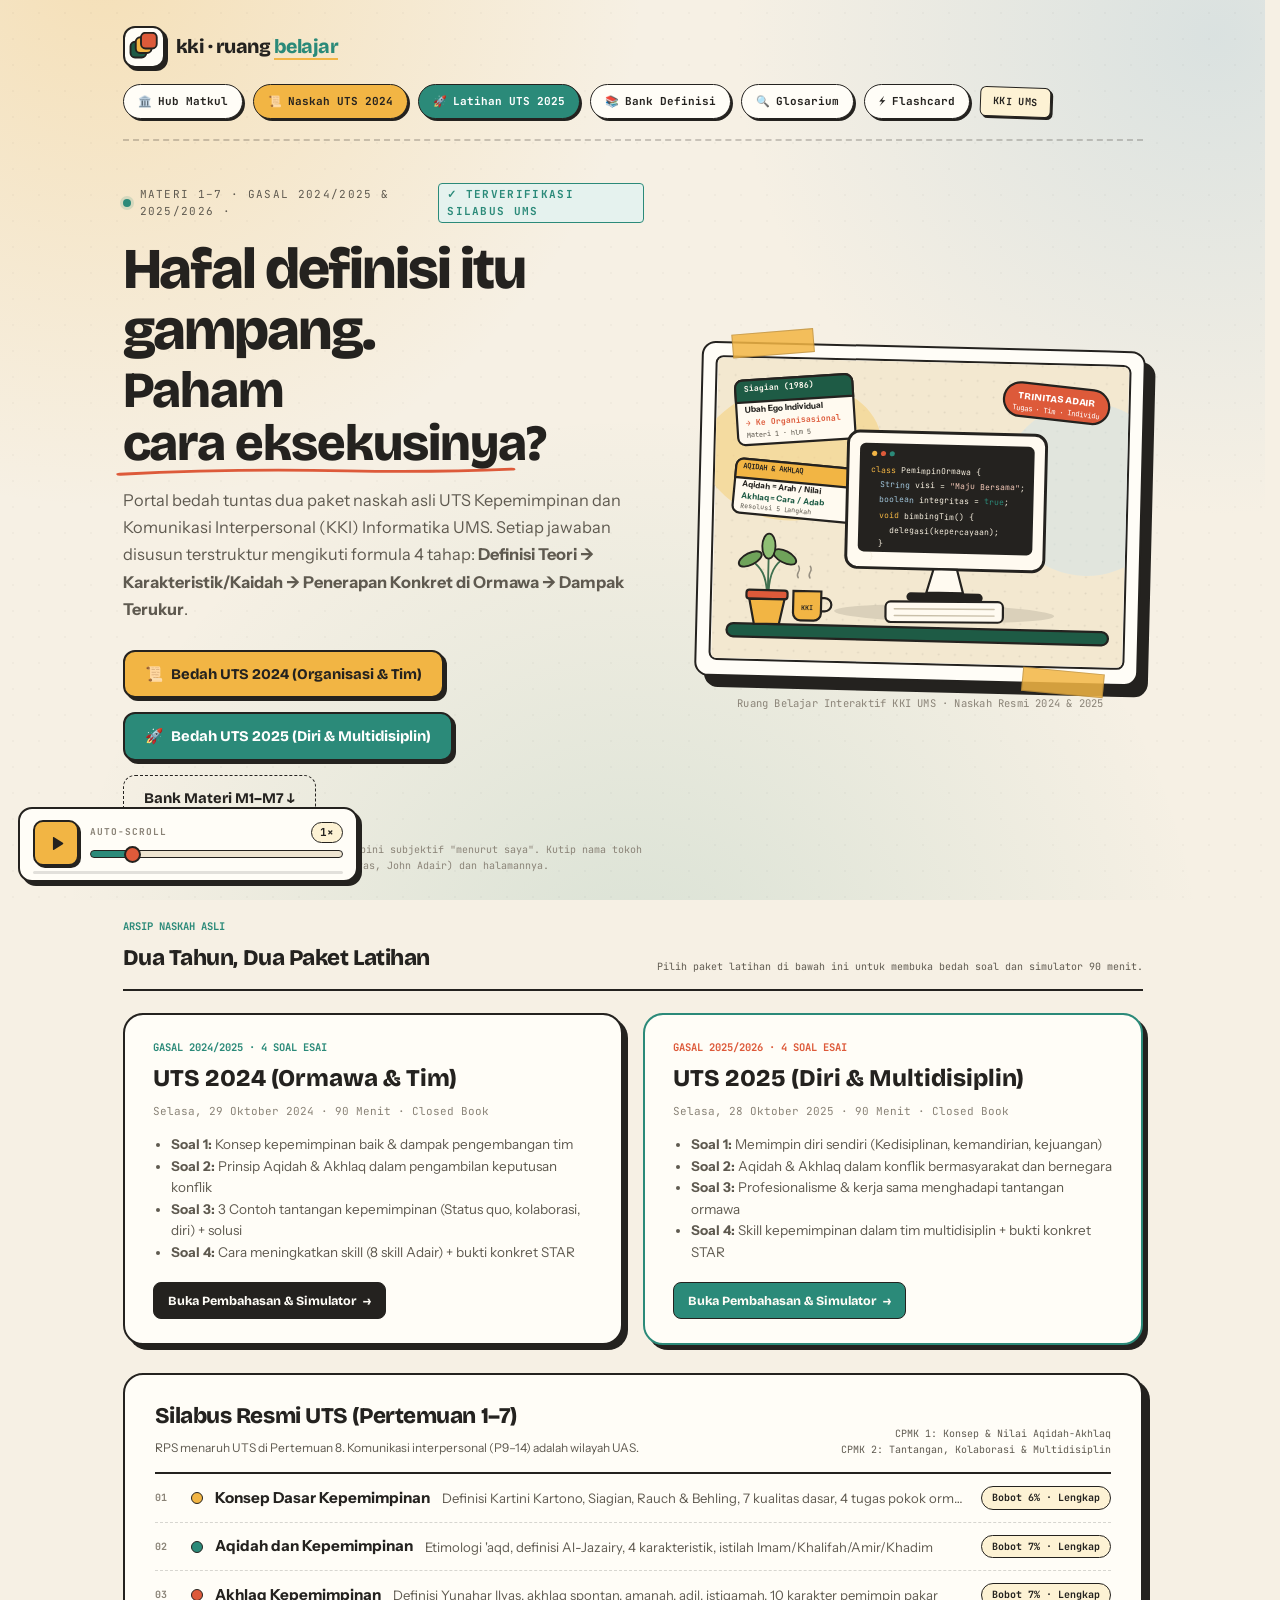
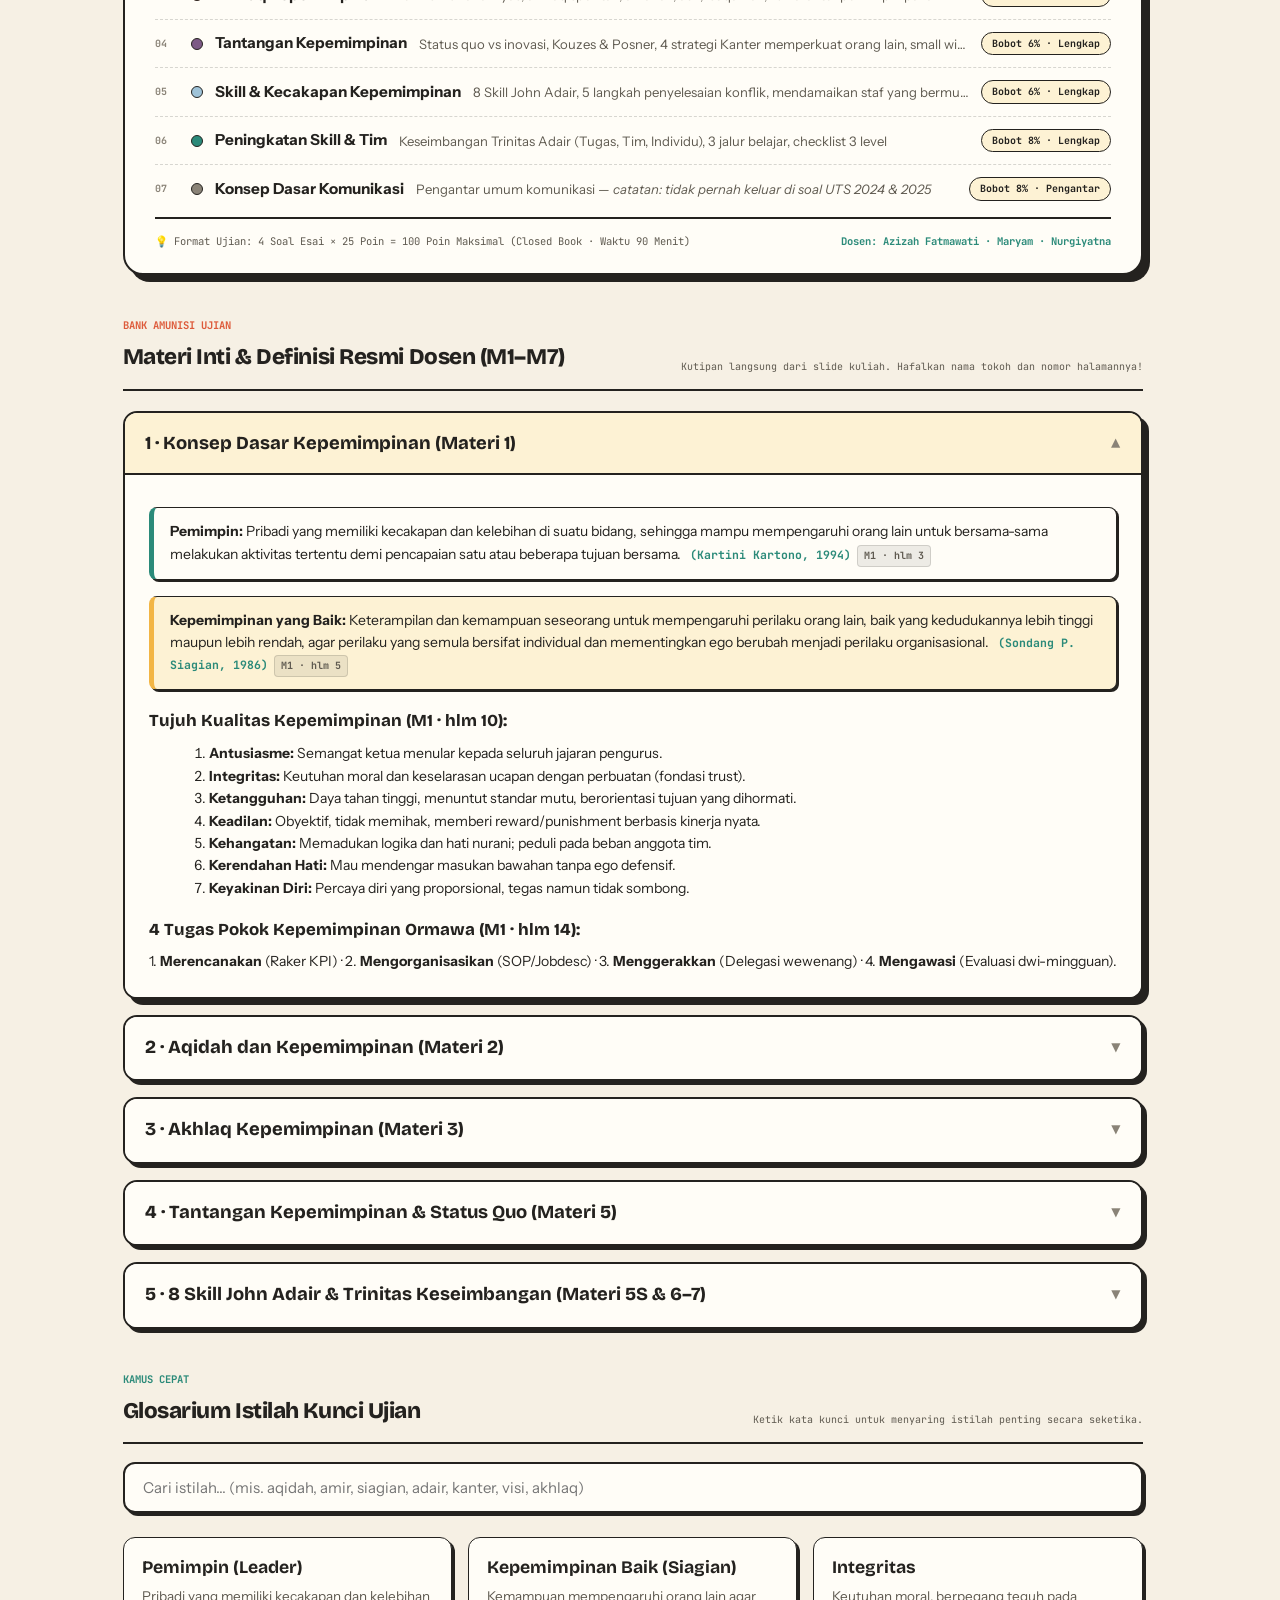
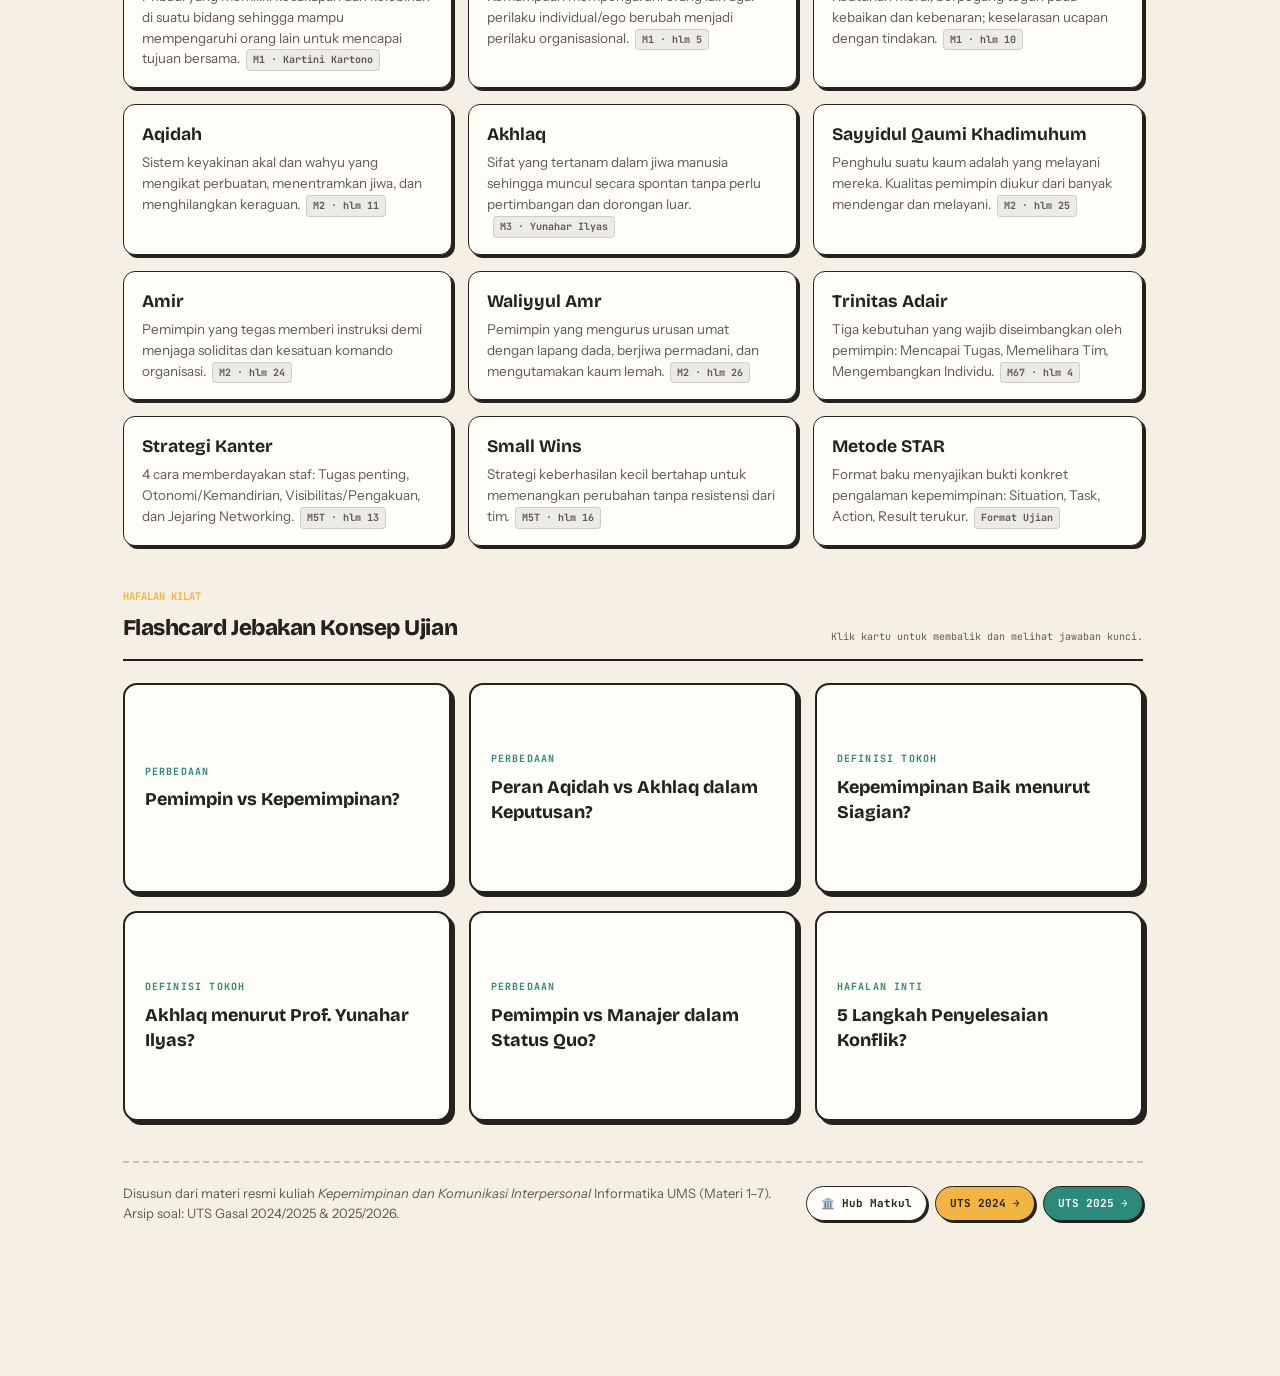
<file: index.html>
<!DOCTYPE html>
<html lang="id">
<head>
<meta charset="utf-8">
<meta name="viewport" content="width=device-width, initial-scale=1">
<title>Ruang Kepemimpinan — Latihan &amp; Bedah UTS KKI UMS</title>
<meta name="description" content="Portal belajar dan bedah tuntas soal UTS Kepemimpinan dan Komunikasi Interpersonal (KKI) Informatika UMS. Dilengkapi naskah asli 2024 &amp; 2025, bank definisi M1–M7, simulator ujian, glosarium, dan flashcard interaktif.">
<meta name="theme-color" content="#2b8a79">
<meta name="author" content="voltakyy">
<meta property="og:title" content="Ruang Kepemimpinan — Latihan &amp; Bedah UTS KKI UMS">
<meta property="og:description" content="Bedah tuntas naskah asli UTS KKI UMS: Konsep Pemimpin, Aqidah &amp; Akhlaq dalam Konflik, Tantangan Status Quo, dan 8 Skill Adair.">
<meta property="og:type" content="website">
<meta property="og:url" content="https://voltakyy.github.io/belajar-uts-kepemimpinan/">
<meta property="og:image" content="https://voltakyy.github.io/belajar-uts-kepemimpinan/favicon.svg">
<meta name="twitter:card" content="summary">
<link rel="canonical" href="https://voltakyy.github.io/belajar-uts-kepemimpinan/">
<link rel="icon" href="favicon.svg" type="image/svg+xml">
<link rel="preconnect" href="https://fonts.googleapis.com">
<link rel="preconnect" href="https://fonts.gstatic.com" crossorigin>
<link href="https://fonts.googleapis.com/css2?family=Bricolage+Grotesque:opsz,wght@12..96,400..800&family=Instrument+Sans:ital,wght@0,400..700;1,400..600&family=JetBrains+Mono:wght@400;500;600;700&display=swap" rel="stylesheet">
<link rel="stylesheet" href="styles.css">
</head>
<body>
<a href="#main-content" class="skip-link">Lewati ke konten utama</a>

<main class="shell" id="main-content">

  <!-- ================= TOP HEADER ================= -->
  <header class="site-head">
    <a class="brand" href="index.html" aria-label="Ruang Kepemimpinan, kembali ke beranda">
      <span class="brand-mark" aria-hidden="true">
        <svg viewBox="0 0 40 40" width="40" height="40">
          <rect x="2" y="13" width="21" height="21" rx="6" fill="#1e5b45" stroke="#24221f" stroke-width="2.5"/>
          <rect x="9" y="7" width="21" height="21" rx="6" fill="#f2b544" stroke="#24221f" stroke-width="2.5"/>
          <rect x="16" y="1" width="21" height="21" rx="6" fill="#dd5a3a" stroke="#24221f" stroke-width="2.5"/>
        </svg>
      </span>
      <span class="brand-text">kki · ruang <em>belajar</em></span>
    </a>

    <div class="head-meta">
      <a href="https://voltakyy.github.io/" class="nav-pill" style="background:var(--card);" title="Kembali ke Portal Hub Matkul UMS">
        <span>🏛️</span> Hub Matkul
      </a>
      <a href="uts-2024.html" class="nav-pill" style="background:var(--mustard);" title="Buka Pembahasan UTS 2024">
        <span>📜</span> Naskah UTS 2024
      </a>
      <a href="uts-2025.html" class="nav-pill" style="background:var(--teal); color:#fff;" title="Buka Pembahasan UTS 2025">
        <span>🚀</span> Latihan UTS 2025
      </a>
      <a href="#materi" class="nav-pill" title="Ke Bank Definisi">
        <span>📚</span> Bank Definisi
      </a>
      <a href="#istilah" class="nav-pill" title="Ke Glosarium Istilah">
        <span>🔍</span> Glosarium
      </a>
      <a href="#flashcard" class="nav-pill" title="Ke Flashcard">
        <span>⚡</span> Flashcard
      </a>
      <span class="stamp-badge">KKI UMS</span>
    </div>
  </header>

  <!-- ================= HERO SECTION ================= -->
  <section class="hero">
    <div class="hero-copy">
      <p class="kicker"><span class="kicker-dot" aria-hidden="true"></span> Materi 1–7 · Gasal 2024/2025 &amp; 2025/2026 · <span style="background:var(--teal-soft); color:var(--teal); padding:2px 8px; border-radius:4px; font-weight:700; border:1px solid var(--teal);">✓ Terverifikasi Silabus UMS</span></p>
      
      <h1>
        <span class="h1-lead">Hafal definisi itu gampang.</span>
        <span class="h1-question">Paham <span class="marked">cara eksekusinya<svg viewBox="0 0 260 16" preserveAspectRatio="none" aria-hidden="true"><path d="M4 11c48-7 98-9 146-6 38 2 72 1 106-3" fill="none" stroke="#dd5a3a" stroke-width="5" stroke-linecap="round"/></svg></span>?</span>
      </h1>
      
      <p class="lede">
        Portal bedah tuntas dua paket naskah asli UTS Kepemimpinan dan Komunikasi Interpersonal (KKI) Informatika UMS. Setiap jawaban disusun terstruktur mengikuti formula 4 tahap: <b>Definisi Teori → Karakteristik/Kaidah → Penerapan Konkret di Ormawa → Dampak Terukur</b>.
      </p>

      <div class="hero-actions">
        <a href="uts-2024.html" class="btn btn-primary">
          <span>📜</span> Bedah UTS 2024 (Organisasi &amp; Tim)
        </a>
        <a href="uts-2025.html" class="btn btn-teal">
          <span>🚀</span> Bedah UTS 2025 (Diri &amp; Multidisiplin)
        </a>
        <a href="#materi" class="btn btn-ghost" style="border:1.5px dashed var(--ink);">
          Bank Materi M1–M7 ↓
        </a>
      </div>

      <div class="cta-note" style="margin-top:20px;">
        ★ Tip Dosen: Jangan menjawab dengan opini subjektif "menurut saya". Kutip nama tokoh (Siagian, Kartini Kartono, Yunahar Ilyas, John Adair) dan halamannya.
      </div>
    </div>

    <figure class="hero-figure">
      <div class="polaroid">
        <svg viewBox="0 0 560 410" width="560" height="410" role="img" aria-labelledby="figKkiTitle" style="aspect-ratio: 560 / 410;">
          <title id="figKkiTitle">Ilustrasi kepemimpinan dan kolaborasi tim</title>
          <defs>
            <pattern id="dotGridKki" width="22" height="22" patternUnits="userSpaceOnUse">
              <circle cx="2" cy="2" r="1.3" fill="rgba(36,34,31,.16)"/>
            </pattern>
          </defs>

          <rect width="560" height="410" fill="#f3e8d0"/>
          <rect width="560" height="410" fill="url(#dotGridKki)" opacity=".55"/>
          <path d="M-30 128C10 36 132 6 196 58c56 45 24 122-38 150-68 30-152 6-188-80Z" fill="#f6d488" opacity=".65"/>
          <circle cx="506" cy="168" r="118" fill="#cfe3ec" opacity=".5"/>

          <!-- Kartu Definisi Siagian -->
          <g transform="translate(26 26) rotate(-5 70 40)">
            <rect width="160" height="88" rx="10" fill="#fffaf0" stroke="#24221f" stroke-width="3"/>
            <path d="M0 10A10 10 0 0 1 10 0h140a10 10 0 0 1 10 10v20H0Z" fill="#1e5b45" stroke="#24221f" stroke-width="3"/>
            <text x="12" y="15" font-family="'JetBrains Mono',monospace" font-size="11" font-weight="700" fill="#fffaf0">Siagian (1986)</text>
            <text x="12" y="44" font-family="'Instrument Sans',sans-serif" font-size="11.5" font-weight="700" fill="#24221f">Ubah Ego Individual</text>
            <text x="12" y="62" font-family="'JetBrains Mono',monospace" font-size="11" font-weight="700" fill="#dd5a3a">→ Ke Organisasional</text>
            <text x="12" y="78" font-family="'JetBrains Mono',monospace" font-size="9.5" fill="#5b564c">Materi 1 · hlm 5</text>
          </g>

          <!-- Kartu Aqidah Akhlaq -->
          <g transform="translate(26 142) rotate(4 75 35)">
            <rect width="168" height="74" rx="10" fill="#fffaf0" stroke="#24221f" stroke-width="3"/>
            <path d="M0 10A10 10 0 0 1 10 0h148a10 10 0 0 1 10 10v16H0Z" fill="#f2b544" stroke="#24221f" stroke-width="3"/>
            <text x="10" y="13" font-family="'JetBrains Mono',monospace" font-size="10" font-weight="700" fill="#24221f">AQIDAH &amp; AKHLAQ</text>
            <text x="10" y="38" font-family="'Instrument Sans',sans-serif" font-size="11" font-weight="700" fill="#24221f">Aqidah = Arah / Nilai</text>
            <text x="10" y="54" font-family="'Instrument Sans',sans-serif" font-size="11" font-weight="700" fill="#1e5b45">Akhlaq = Cara / Adab</text>
            <text x="10" y="67" font-family="'JetBrains Mono',monospace" font-size="9" fill="#5b564c">Resolusi 5 Langkah</text>
          </g>

          <!-- Badge Adair Trinity -->
          <g transform="translate(390 28) rotate(5 65 25)">
            <rect width="144" height="46" rx="23" fill="#dd5a3a" stroke="#24221f" stroke-width="3"/>
            <text x="72" y="22" font-family="'Bricolage Grotesque',sans-serif" font-size="13" font-weight="800" fill="#fff" text-anchor="middle">TRINITAS ADAIR</text>
            <text x="72" y="38" font-family="'JetBrains Mono',monospace" font-size="10" fill="#fff" text-anchor="middle">Tugas · Tim · Individu</text>
          </g>

          <!-- Meja Rapat Utama -->
          <ellipse cx="316" cy="342" rx="150" ry="12" fill="rgba(36,34,31,.12)"/>
          <rect x="180" y="96" width="270" height="186" rx="16" fill="#fffaf0" stroke="#24221f" stroke-width="4"/>
          <rect x="196" y="112" width="238" height="148" rx="8" fill="#24221f"/>
          <circle cx="216" cy="126" r="3.5" fill="#f2b544"/>
          <circle cx="228" cy="126" r="3.5" fill="#dd5a3a"/>
          <circle cx="240" cy="126" r="3.5" fill="#2b8a79"/>
          
          <g font-family="'JetBrains Mono',monospace" font-size="11">
            <text x="212" y="152" fill="#f3ecdc"><tspan fill="#f2b544">class</tspan> PemimpinOrmawa {</text>
            <text x="224" y="172" fill="#f3ecdc"><tspan fill="#9fc3d8">String</tspan> visi = <tspan fill="#f3c9b8">"Maju Bersama"</tspan>;</text>
            <text x="224" y="192" fill="#f3ecdc"><tspan fill="#9fc3d8">boolean</tspan> integritas = <tspan fill="#2b8a79">true</tspan>;</text>
            <text x="224" y="214" fill="#f3ecdc"><tspan fill="#f2b544">void</tspan> bimbingTim() {</text>
            <text x="238" y="234" fill="#f3ecdc">delegasi(kepercayaan);</text>
            <text x="224" y="252" fill="#f3ecdc">}</text>
            <text x="212" y="270" fill="#f3ecdc">}</text>
          </g>

          <!-- Monitor Stand -->
          <path d="M300 282h32l9 32h-50Z" fill="#fffaf0" stroke="#24221f" stroke-width="3"/>
          <rect x="264" y="314" width="104" height="12" rx="6" fill="#24221f"/>

          <!-- Papan Action Items -->
          <g transform="rotate(-1 316 340)">
            <rect x="236" y="326" width="160" height="28" rx="7" fill="#fffaf0" stroke="#24221f" stroke-width="3"/>
            <path d="M248 336h136M248 345h136" stroke="#c9bfa9" stroke-width="2" stroke-linecap="round"/>
          </g>

          <!-- Meja -->
          <rect x="20" y="362" width="520" height="18" rx="9" fill="#1e5b45" stroke="#24221f" stroke-width="3"/>

          <!-- Cangkir Kopi Pemimpin -->
          <g transform="translate(110 316)">
            <path d="M6-18c-5-6 5-9 0-16M22-18c-5-6 5-9 0-16" fill="none" stroke="#24221f" stroke-width="2" stroke-linecap="round" opacity=".45"/>
            <path d="M0 0h38v30a10 10 0 0 1-10 10H10A10 10 0 0 1 0 30Z" fill="#f2b544" stroke="#24221f" stroke-width="3"/>
            <path d="M38 9h5a9 9 0 0 1 0 18h-5" fill="none" stroke="#24221f" stroke-width="3"/>
            <text x="19" y="26" text-anchor="middle" font-family="'JetBrains Mono',monospace" font-size="9" font-weight="700" fill="#24221f">KKI</text>
          </g>

          <!-- Tanaman Meja -->
          <g>
            <path d="M74 320c-2-24-8-34-22-44M76 318c1-26 8-38 20-46M75 320c0-30 0-46 0-58" fill="none" stroke="#3f6f4f" stroke-width="2.5" stroke-linecap="round"/>
            <ellipse cx="50" cy="274" rx="17" ry="8" transform="rotate(-28 50 274)" fill="#6fa35a" stroke="#24221f" stroke-width="2.5"/>
            <ellipse cx="97" cy="270" rx="17" ry="8" transform="rotate(26 97 270)" fill="#6fa35a" stroke="#24221f" stroke-width="2.5"/>
            <ellipse cx="75" cy="256" rx="9" ry="17" fill="#8fbf74" stroke="#24221f" stroke-width="2.5"/>
            <rect x="46" y="316" width="56" height="12" rx="4" fill="#dd5a3a" stroke="#24221f" stroke-width="3"/>
            <path d="M50 328h48l-7 34H57Z" fill="#f2b544" stroke="#24221f" stroke-width="3"/>
          </g>
        </svg>
      </div>
      <figcaption>Ruang Belajar Interaktif KKI UMS · Naskah Resmi 2024 &amp; 2025</figcaption>
    </figure>
  </section>

  <!-- ================= DUA TAHUN DUA PAKET ================= -->
  <section id="paket">
    <div class="syllabus-head" style="margin-bottom:20px;">
      <div>
        <span style="font-family:var(--mono); font-size:10.5px; font-weight:700; color:var(--teal); text-transform:uppercase;">Arsip Naskah Asli</span>
        <h2 style="margin:4px 0 0;">Dua Tahun, Dua Paket Latihan</h2>
      </div>
      <p>Pilih paket latihan di bawah ini untuk membuka bedah soal dan simulator 90 menit.</p>
    </div>

    <div class="year-cards">
      <!-- Paket UTS 2024 -->
      <a class="year-card" href="uts-2024.html">
        <div class="yr">Gasal 2024/2025 · 4 Soal Esai</div>
        <h3>UTS 2024 (Ormawa &amp; Tim)</h3>
        <div class="dt">Selasa, 29 Oktober 2024 · 90 Menit · Closed Book</div>
        <ul>
          <li><b>Soal 1:</b> Konsep kepemimpinan baik &amp; dampak pengembangan tim</li>
          <li><b>Soal 2:</b> Prinsip Aqidah &amp; Akhlaq dalam pengambilan keputusan konflik</li>
          <li><b>Soal 3:</b> 3 Contoh tantangan kepemimpinan (Status quo, kolaborasi, diri) + solusi</li>
          <li><b>Soal 4:</b> Cara meningkatkan skill (8 skill Adair) + bukti konkret STAR</li>
        </ul>
        <div class="go">Buka Pembahasan &amp; Simulator <span>→</span></div>
      </a>

      <!-- Paket UTS 2025 -->
      <a class="year-card" href="uts-2025.html" style="border-color:var(--teal);">
        <div class="yr" style="color:var(--tomato);">Gasal 2025/2026 · 4 Soal Esai</div>
        <h3>UTS 2025 (Diri &amp; Multidisiplin)</h3>
        <div class="dt">Selasa, 28 Oktober 2025 · 90 Menit · Closed Book</div>
        <ul>
          <li><b>Soal 1:</b> Memimpin diri sendiri (Kedisiplinan, kemandirian, kejuangan)</li>
          <li><b>Soal 2:</b> Aqidah &amp; Akhlaq dalam konflik bermasyarakat dan bernegara</li>
          <li><b>Soal 3:</b> Profesionalisme &amp; kerja sama menghadapi tantangan ormawa</li>
          <li><b>Soal 4:</b> Skill kepemimpinan dalam tim multidisiplin + bukti konkret STAR</li>
        </ul>
        <div class="go" style="background:var(--teal);">Buka Pembahasan &amp; Simulator <span>→</span></div>
      </a>
    </div>
  </section>

  <!-- ================= SILABUS RESMI ================= -->
  <section id="peta" class="syllabus">
    <div class="syllabus-head">
      <div>
        <h2>Silabus Resmi UTS (Pertemuan 1–7)</h2>
        <span style="font-size:12px; color:var(--ink-soft);">RPS menaruh UTS di Pertemuan 8. Komunikasi interpersonal (P9–14) adalah wilayah UAS.</span>
      </div>
      <p>CPMK 1: Konsep &amp; Nilai Aqidah-Akhlaq<br>CPMK 2: Tantangan, Kolaborasi &amp; Multidisiplin</p>
    </div>

    <ul class="topic-list">
      <li class="topic-row">
        <span class="topic-index">01</span>
        <span class="topic-dot" style="background:var(--mustard);"></span>
        <span class="topic-name">Konsep Dasar Kepemimpinan</span>
        <span class="topic-desc">Definisi Kartini Kartono, Siagian, Rauch &amp; Behling, 7 kualitas dasar, 4 tugas pokok ormawa</span>
        <span class="topic-count">Bobot 6% · Lengkap</span>
      </li>
      <li class="topic-row">
        <span class="topic-index">02</span>
        <span class="topic-dot" style="background:var(--teal);"></span>
        <span class="topic-name">Aqidah dan Kepemimpinan</span>
        <span class="topic-desc">Etimologi 'aqd, definisi Al-Jazairy, 4 karakteristik, istilah Imam/Khalifah/Amir/Khadim</span>
        <span class="topic-count">Bobot 7% · Lengkap</span>
      </li>
      <li class="topic-row">
        <span class="topic-index">03</span>
        <span class="topic-dot" style="background:var(--tomato);"></span>
        <span class="topic-name">Akhlaq Kepemimpinan</span>
        <span class="topic-desc">Definisi Yunahar Ilyas, akhlaq spontan, amanah, adil, istiqamah, 10 karakter pemimpin pakar</span>
        <span class="topic-count">Bobot 7% · Lengkap</span>
      </li>
      <li class="topic-row">
        <span class="topic-index">04</span>
        <span class="topic-dot" style="background:var(--plum);"></span>
        <span class="topic-name">Tantangan Kepemimpinan</span>
        <span class="topic-desc">Status quo vs inovasi, Kouzes &amp; Posner, 4 strategi Kanter memperkuat orang lain, small wins</span>
        <span class="topic-count">Bobot 6% · Lengkap</span>
      </li>
      <li class="topic-row">
        <span class="topic-index">05</span>
        <span class="topic-dot" style="background:var(--blue);"></span>
        <span class="topic-name">Skill &amp; Kecakapan Kepemimpinan</span>
        <span class="topic-desc">8 Skill John Adair, 5 langkah penyelesaian konflik, mendamaikan staf yang bermusuhan</span>
        <span class="topic-count">Bobot 6% · Lengkap</span>
      </li>
      <li class="topic-row">
        <span class="topic-index">06</span>
        <span class="topic-dot" style="background:var(--teal);"></span>
        <span class="topic-name">Peningkatan Skill &amp; Tim</span>
        <span class="topic-desc">Keseimbangan Trinitas Adair (Tugas, Tim, Individu), 3 jalur belajar, checklist 3 level</span>
        <span class="topic-count">Bobot 8% · Lengkap</span>
      </li>
      <li class="topic-row">
        <span class="topic-index">07</span>
        <span class="topic-dot" style="background:#8a8377;"></span>
        <span class="topic-name">Konsep Dasar Komunikasi</span>
        <span class="topic-desc">Pengantar umum komunikasi — <i>catatan: tidak pernah keluar di soal UTS 2024 &amp; 2025</i></span>
        <span class="topic-count">Bobot 8% · Pengantar</span>
      </li>
    </ul>

    <div class="syllabus-foot">
      <span>💡 Format Ujian: 4 Soal Esai × 25 Poin = 100 Poin Maksimal (Closed Book · Waktu 90 Menit)</span>
      <span style="font-weight:700; color:var(--teal);">Dosen: Azizah Fatmawati · Maryam · Nurgiyatna</span>
    </div>
  </section>

  <!-- ================= BANK DEFINISI RESMI ================= -->
  <section id="materi" style="margin:36px 0;">
    <div class="syllabus-head" style="margin-bottom:20px;">
      <div>
        <span style="font-family:var(--mono); font-size:10.5px; font-weight:700; color:var(--tomato); text-transform:uppercase;">Bank Amunisi Ujian</span>
        <h2 style="margin:4px 0 0;">Materi Inti &amp; Definisi Resmi Dosen (M1–M7)</h2>
      </div>
      <p>Kutipan langsung dari slide kuliah. Hafalkan nama tokoh dan nomor halamannya!</p>
    </div>

    <!-- Materi 1 -->
    <details open>
      <summary>1 · Konsep Dasar Kepemimpinan (Materi 1)</summary>
      <div class="acc-body">
        <div class="def-box">
          <b>Pemimpin:</b> Pribadi yang memiliki kecakapan dan kelebihan di suatu bidang, sehingga mampu mempengaruhi orang lain untuk bersama-sama melakukan aktivitas tertentu demi pencapaian satu atau beberapa tujuan bersama.
          <span class="who">(Kartini Kartono, 1994)</span><span class="src-tag">M1 · hlm 3</span>
        </div>
        <div class="def-box gold">
          <b>Kepemimpinan yang Baik:</b> Keterampilan dan kemampuan seseorang untuk mempengaruhi perilaku orang lain, baik yang kedudukannya lebih tinggi maupun lebih rendah, agar perilaku yang semula bersifat individual dan mementingkan ego berubah menjadi perilaku organisasional.
          <span class="who">(Sondang P. Siagian, 1986)</span><span class="src-tag">M1 · hlm 5</span>
        </div>
        <div class="block-title">Tujuh Kualitas Kepemimpinan (M1 · hlm 10):</div>
        <ol style="margin:0 0 14px 20px; font-size:14px; line-height:1.6;">
          <li><b>Antusiasme:</b> Semangat ketua menular kepada seluruh jajaran pengurus.</li>
          <li><b>Integritas:</b> Keutuhan moral dan keselarasan ucapan dengan perbuatan (fondasi trust).</li>
          <li><b>Ketangguhan:</b> Daya tahan tinggi, menuntut standar mutu, berorientasi tujuan yang dihormati.</li>
          <li><b>Keadilan:</b> Obyektif, tidak memihak, memberi reward/punishment berbasis kinerja nyata.</li>
          <li><b>Kehangatan:</b> Memadukan logika dan hati nurani; peduli pada beban anggota tim.</li>
          <li><b>Kerendahan Hati:</b> Mau mendengar masukan bawahan tanpa ego defensif.</li>
          <li><b>Keyakinan Diri:</b> Percaya diri yang proporsional, tegas namun tidak sombong.</li>
        </ol>
        <div class="block-title">4 Tugas Pokok Kepemimpinan Ormawa (M1 · hlm 14):</div>
        <p style="font-size:14px; margin:4px 0;">1. <b>Merencanakan</b> (Raker KPI) · 2. <b>Mengorganisasikan</b> (SOP/Jobdesc) · 3. <b>Menggerakkan</b> (Delegasi wewenang) · 4. <b>Mengawasi</b> (Evaluasi dwi-mingguan).</p>
      </div>
    </details>

    <!-- Materi 2 -->
    <details>
      <summary>2 · Aqidah dan Kepemimpinan (Materi 2)</summary>
      <div class="acc-body">
        <div class="def-box">
          <b>Aqidah (Etimologis):</b> Dari kata Arab <i>'aqd</i> (عقد) yang berarti ikatan, simpul, perjanjian, dan kekokohan.<span class="src-tag">M2 · hlm 7</span>
        </div>
        <div class="def-box">
          <b>Aqidah (Terminologis Al-Jazairy):</b> Sejumlah kebenaran yang dapat diterima secara umum (aksioma) oleh manusia berdasarkan akal, wahyu, dan fitrah; dipatrikan di dalam hati, diyakini kebenarannya secara pasti, dan ditolak segala sesuatu yang bertentangan dengannya.<span class="src-tag">M2 · hlm 8</span>
        </div>
        <div class="block-title">Istilah Pemimpin dalam Islam:</div>
        <ul style="margin:0 0 14px 20px; font-size:14px; line-height:1.6;">
          <li><b>Imam:</b> Berada di depan sebagai teladan dan rujukan; berpihak serta mencintai umatnya.<span class="src-tag">M2 · hlm 22</span></li>
          <li><b>Khalifah:</b> Pengganti; keberhasilannya diukur dari kemampuan mencetak kader penerus.<span class="src-tag">M2 · hlm 23</span></li>
          <li><b>Amir:</b> Tegas memberi instruksi dan menjaga kesatuan komando.<span class="src-tag">M2 · hlm 24</span></li>
          <li><b>Ra'in &amp; Khadim:</b> Penggembala dan pelayan — <i>Sayyidul qaumi khadimuhum</i> (penghulu kaum adalah pelayan mereka). Kualitasnya diukur dari banyak mendengar dan melayani.<span class="src-tag">M2 · hlm 25</span></li>
          <li><b>Waliyyul Amr:</b> Mengurus urusan umat dengan lapang dada, berjiwa permadani, mengutamakan kaum lemah.<span class="src-tag">M2 · hlm 26</span></li>
        </ul>
      </div>
    </details>

    <!-- Materi 3 -->
    <details>
      <summary>3 · Akhlaq Kepemimpinan (Materi 3)</summary>
      <div class="acc-body">
        <div class="def-box">
          <b>Akhlaq (Etimologis):</b> Bentuk jamak dari <i>khuluq</i> (tabiat/perangai), berakar dari <i>khalaqa</i> (menciptakan), seakar dengan <i>Khāliq</i> dan <i>makhlūq</i>.<span class="src-tag">M3 · hlm 3</span>
        </div>
        <div class="def-box gold">
          <b>Definisi Prof. Dr. Yunahar Ilyas:</b> Sifat yang tertanam dalam jiwa manusia, sehingga muncul secara spontan bilamana diperlukan, tanpa memerlukan pemikiran atau pertimbangan lebih dulu, serta tidak memerlukan dorongan dari luar.<span class="src-tag">M3 · hlm 4</span>
        </div>
        <div class="block-title">Sifat Pemimpin Bermoral Tinggi:</div>
        <p style="font-size:14px; line-height:1.6;">
          Rendah hati · Terbuka pada kritik (partisipasi sejati) · Jujur &amp; amanah · Adil tanpa pilih kasih · Komitmen dalam perjuangan (istiqamah) · Ditaati &amp; proporsional (siap mundur jika menyeleweng) · Berbakti kepada Allah.<span class="src-tag">M3 · hlm 13–19</span>
        </p>
      </div>
    </details>

    <!-- Materi 5 Tantangan -->
    <details>
      <summary>4 · Tantangan Kepemimpinan &amp; Status Quo (Materi 5)</summary>
      <div class="acc-body">
        <div class="def-box">
          <b>Pemimpin vs Manajer:</b> Pemimpin bergerak di zona inovasi, perubahan, waktu bergerak, dan keberanian mengambil risiko terukur. Manajer bergerak di kestabilan, harmoni, pemeliharaan, dan kepatuhan.<span class="src-tag">M5T · hlm 8</span>
        </div>
        <div class="block-title">4 Strategi Rosabeth Moss Kanter Memberdayakan Tim (M5T · hlm 13):</div>
        <ol style="margin:0 0 14px 20px; font-size:14px; line-height:1.6;">
          <li>Beri pekerjaan penting pada saat isu krusial.</li>
          <li>Beri pertimbangan dan kemandirian (otonomi sumber daya).</li>
          <li>Beri jarak pandang (visibilitas) dan pengakuan prestasi secara terbuka.</li>
          <li>Bangun hubungan jejaring (networking) dengan sponsor dan mentor.</li>
        </ol>
        <div class="block-title">Strategi Keberhasilan Kecil (Small Wins):</div>
        <p style="font-size:14px; line-height:1.6;">Eksperimen kontinu, pecah tugas besar menjadi tonggak-tonggak kecil, ambil yang esensial, jangan paksa orang berubah sebelum ia merasa perlu.<span class="src-tag">M5T · hlm 16</span></p>
      </div>
    </details>

    <!-- Materi 5 Skill & 6-7 -->
    <details>
      <summary>5 · 8 Skill John Adair &amp; Trinitas Keseimbangan (Materi 5S &amp; 6–7)</summary>
      <div class="acc-body">
        <div class="def-box">
          <b>8 Keterampilan Kepemimpinan John Adair:</b><br>
          1. Mendefinisikan tugas · 2. Perencanaan · 3. Pengarahan · 4. Pengendalian · 5. Mengevaluasi · 6. Memotivasi · 7. Mengatur · 8. Memberi contoh.<span class="src-tag">M5S · hlm 9–18</span>
        </div>
        <div class="def-box gold">
          <b>Trinitas Keseimbangan Kepemimpinan:</b> Pemimpin wajib menyeimbangkan 3 kebutuhan yang saling beririsan: <b>Mencapai Tugas</b>, <b>Membangun &amp; Memelihara Tim</b>, dan <b>Mengembangkan Kapasitas Individu</b>.<span class="src-tag">M67 · hlm 4</span>
        </div>
        <div class="block-title">5 Langkah Resolusi Konflik (M5S · hlm 7):</div>
        <p style="font-size:14px; line-height:1.6;">1. Tetap tenang (sabar) · 2. Cari tempat tertutup (satr al-'aib) · 3. Tentukan isu sesungguhnya (tabayyun) · 4. Hadapi masalah langsung (amanah) · 5. Pecahkan adil &amp; proporsional (hikmah).</p>
      </div>
    </details>
  </section>

  <!-- ================= GLOSARIUM ================= -->
  <section id="istilah" style="margin:36px 0;">
    <div class="syllabus-head">
      <div>
        <span style="font-family:var(--mono); font-size:10.5px; font-weight:700; color:var(--teal); text-transform:uppercase;">Kamus Cepat</span>
        <h2 style="margin:4px 0 0;">Glosarium Istilah Kunci Ujian</h2>
      </div>
      <p>Ketik kata kunci untuk menyaring istilah penting secara seketika.</p>
    </div>

    <div class="search-wrap">
      <input type="search" id="glsearch" class="search-input" placeholder="Cari istilah... (mis. aqidah, amir, siagian, adair, kanter, visi, akhlaq)" aria-label="Cari istilah glosarium">
    </div>

    <div class="gl" id="gl">
      <div class="gl-item"><b>Pemimpin (Leader)</b>Pribadi yang memiliki kecakapan dan kelebihan di suatu bidang sehingga mampu mempengaruhi orang lain untuk mencapai tujuan bersama.<span class="src-tag">M1 · Kartini Kartono</span></div>
      <div class="gl-item"><b>Kepemimpinan Baik (Siagian)</b>Kemampuan mempengaruhi orang lain agar perilaku individual/ego berubah menjadi perilaku organisasional.<span class="src-tag">M1 · hlm 5</span></div>
      <div class="gl-item"><b>Integritas</b>Keutuhan moral, berpegang teguh pada kebaikan dan kebenaran; keselarasan ucapan dengan tindakan.<span class="src-tag">M1 · hlm 10</span></div>
      <div class="gl-item"><b>Aqidah</b>Sistem keyakinan akal dan wahyu yang mengikat perbuatan, menentramkan jiwa, dan menghilangkan keraguan.<span class="src-tag">M2 · hlm 11</span></div>
      <div class="gl-item"><b>Akhlaq</b>Sifat yang tertanam dalam jiwa manusia sehingga muncul secara spontan tanpa perlu pertimbangan dan dorongan luar.<span class="src-tag">M3 · Yunahar Ilyas</span></div>
      <div class="gl-item"><b>Sayyidul Qaumi Khadimuhum</b>Penghulu suatu kaum adalah yang melayani mereka. Kualitas pemimpin diukur dari banyak mendengar dan melayani.<span class="src-tag">M2 · hlm 25</span></div>
      <div class="gl-item"><b>Amir</b>Pemimpin yang tegas memberi instruksi demi menjaga soliditas dan kesatuan komando organisasi.<span class="src-tag">M2 · hlm 24</span></div>
      <div class="gl-item"><b>Waliyyul Amr</b>Pemimpin yang mengurus urusan umat dengan lapang dada, berjiwa permadani, dan mengutamakan kaum lemah.<span class="src-tag">M2 · hlm 26</span></div>
      <div class="gl-item"><b>Trinitas Adair</b>Tiga kebutuhan yang wajib diseimbangkan oleh pemimpin: Mencapai Tugas, Memelihara Tim, Mengembangkan Individu.<span class="src-tag">M67 · hlm 4</span></div>
      <div class="gl-item"><b>Strategi Kanter</b>4 cara memberdayakan staf: Tugas penting, Otonomi/Kemandirian, Visibilitas/Pengakuan, dan Jejaring Networking.<span class="src-tag">M5T · hlm 13</span></div>
      <div class="gl-item"><b>Small Wins</b>Strategi keberhasilan kecil bertahap untuk memenangkan perubahan tanpa resistensi dari tim.<span class="src-tag">M5T · hlm 16</span></div>
      <div class="gl-item"><b>Metode STAR</b>Format baku menyajikan bukti konkret pengalaman kepemimpinan: Situation, Task, Action, Result terukur.<span class="src-tag">Format Ujian</span></div>
    </div>
  </section>

  <!-- ================= FLASHCARD 3D ================= -->
  <section id="flashcard" style="margin:36px 0;">
    <div class="syllabus-head">
      <div>
        <span style="font-family:var(--mono); font-size:10.5px; font-weight:700; color:var(--mustard); text-transform:uppercase;">Hafalan Kilat</span>
        <h2 style="margin:4px 0 0;">Flashcard Jebakan Konsep Ujian</h2>
      </div>
      <p>Klik kartu untuk membalik dan melihat jawaban kunci.</p>
    </div>

    <div class="fc-wrap">
      <button class="fc"><div class="fc-in">
        <div class="fc-face"><div class="tag">Perbedaan</div><div class="fc-q">Pemimpin vs Kepemimpinan?</div></div>
        <div class="fc-face fc-back"><div class="fc-q"><b>Pemimpin:</b> Lakon/peran/figur ketua dalam sistem organisasi.<br><b>Kepemimpinan:</b> Kemampuan mempengaruhi orang lain agar bekerja mencapai tujuan bersama.</div></div>
      </div></button>

      <button class="fc"><div class="fc-in">
        <div class="fc-face"><div class="tag">Perbedaan</div><div class="fc-q">Peran Aqidah vs Akhlaq dalam Keputusan?</div></div>
        <div class="fc-face fc-back"><div class="fc-q"><b>Aqidah:</b> Menentukan <u>ARAH</u> &amp; batasan moral (halal/haram).<br><b>Akhlaq:</b> Menentukan <u>CARA</u> &amp; adab eksekusi (adil, jujur, tabayyun).</div></div>
      </div></button>

      <button class="fc"><div class="fc-in">
        <div class="fc-face"><div class="tag">Definisi Tokoh</div><div class="fc-q">Kepemimpinan Baik menurut Siagian?</div></div>
        <div class="fc-face fc-back"><div class="fc-q">Kemampuan mempengaruhi orang lain agar perilaku yang semula bersifat individual dan mementingkan ego berubah menjadi perilaku organisasional.</div></div>
      </div></button>

      <button class="fc"><div class="fc-in">
        <div class="fc-face"><div class="tag">Definisi Tokoh</div><div class="fc-q">Akhlaq menurut Prof. Yunahar Ilyas?</div></div>
        <div class="fc-face fc-back"><div class="fc-q">Sifat yang tertanam dalam jiwa manusia, sehingga muncul secara spontan tanpa perlu pertimbangan dan dorongan luar.</div></div>
      </div></button>

      <button class="fc"><div class="fc-in">
        <div class="fc-face"><div class="tag">Perbedaan</div><div class="fc-q">Pemimpin vs Manajer dalam Status Quo?</div></div>
        <div class="fc-face fc-back"><div class="fc-q"><b>Pemimpin:</b> Berani berinovasi, merangkul perubahan, dan mengambil risiko terukur.<br><b>Manajer:</b> Menjaga stabilitas, kepatuhan, dan pemeliharaan rutinitas.</div></div>
      </div></button>

      <button class="fc"><div class="fc-in">
        <div class="fc-face"><div class="tag">Hafalan Inti</div><div class="fc-q">5 Langkah Penyelesaian Konflik?</div></div>
        <div class="fc-face fc-back"><div class="fc-q">1. Tetap tenang (sabar) · 2. Cari tempat tertutup (satr) · 3. Tentukan isu sesungguhnya (tabayyun) · 4. Hadapi langsung (amanah) · 5. Pecahkan adil (hikmah).</div></div>
      </div></button>
    </div>
  </section>

  <!-- ================= FOOTER ================= -->
  <footer style="margin-top:40px; padding-top:20px; border-top:2px dashed rgba(36,34,31,.22); display:flex; justify-content:space-between; align-items:center; flex-wrap:wrap; gap:12px;">
    <div style="font-size:13px; color:var(--ink-soft);">
      Disusun dari materi resmi kuliah <i>Kepemimpinan dan Komunikasi Interpersonal</i> Informatika UMS (Materi 1–7).<br>
      Arsip soal: UTS Gasal 2024/2025 &amp; 2025/2026.
    </div>
    <div style="display:flex; gap:8px; flex-wrap:wrap;">
      <a href="https://voltakyy.github.io/" class="nav-pill" style="background:var(--card);">🏛️ Hub Matkul</a>
      <a href="uts-2024.html" class="nav-pill" style="background:var(--mustard);">UTS 2024 →</a>
      <a href="uts-2025.html" class="nav-pill" style="background:var(--teal); color:#fff;">UTS 2025 →</a>
    </div>
  </footer>

</main>

<button id="btnBackToTop" class="back-to-top" title="Kembali ke atas" aria-label="Kembali ke atas">↑</button>

<script src="app.js" defer></script>
<script src="autoscroll.js" defer></script>
</body>
</html>
</file>
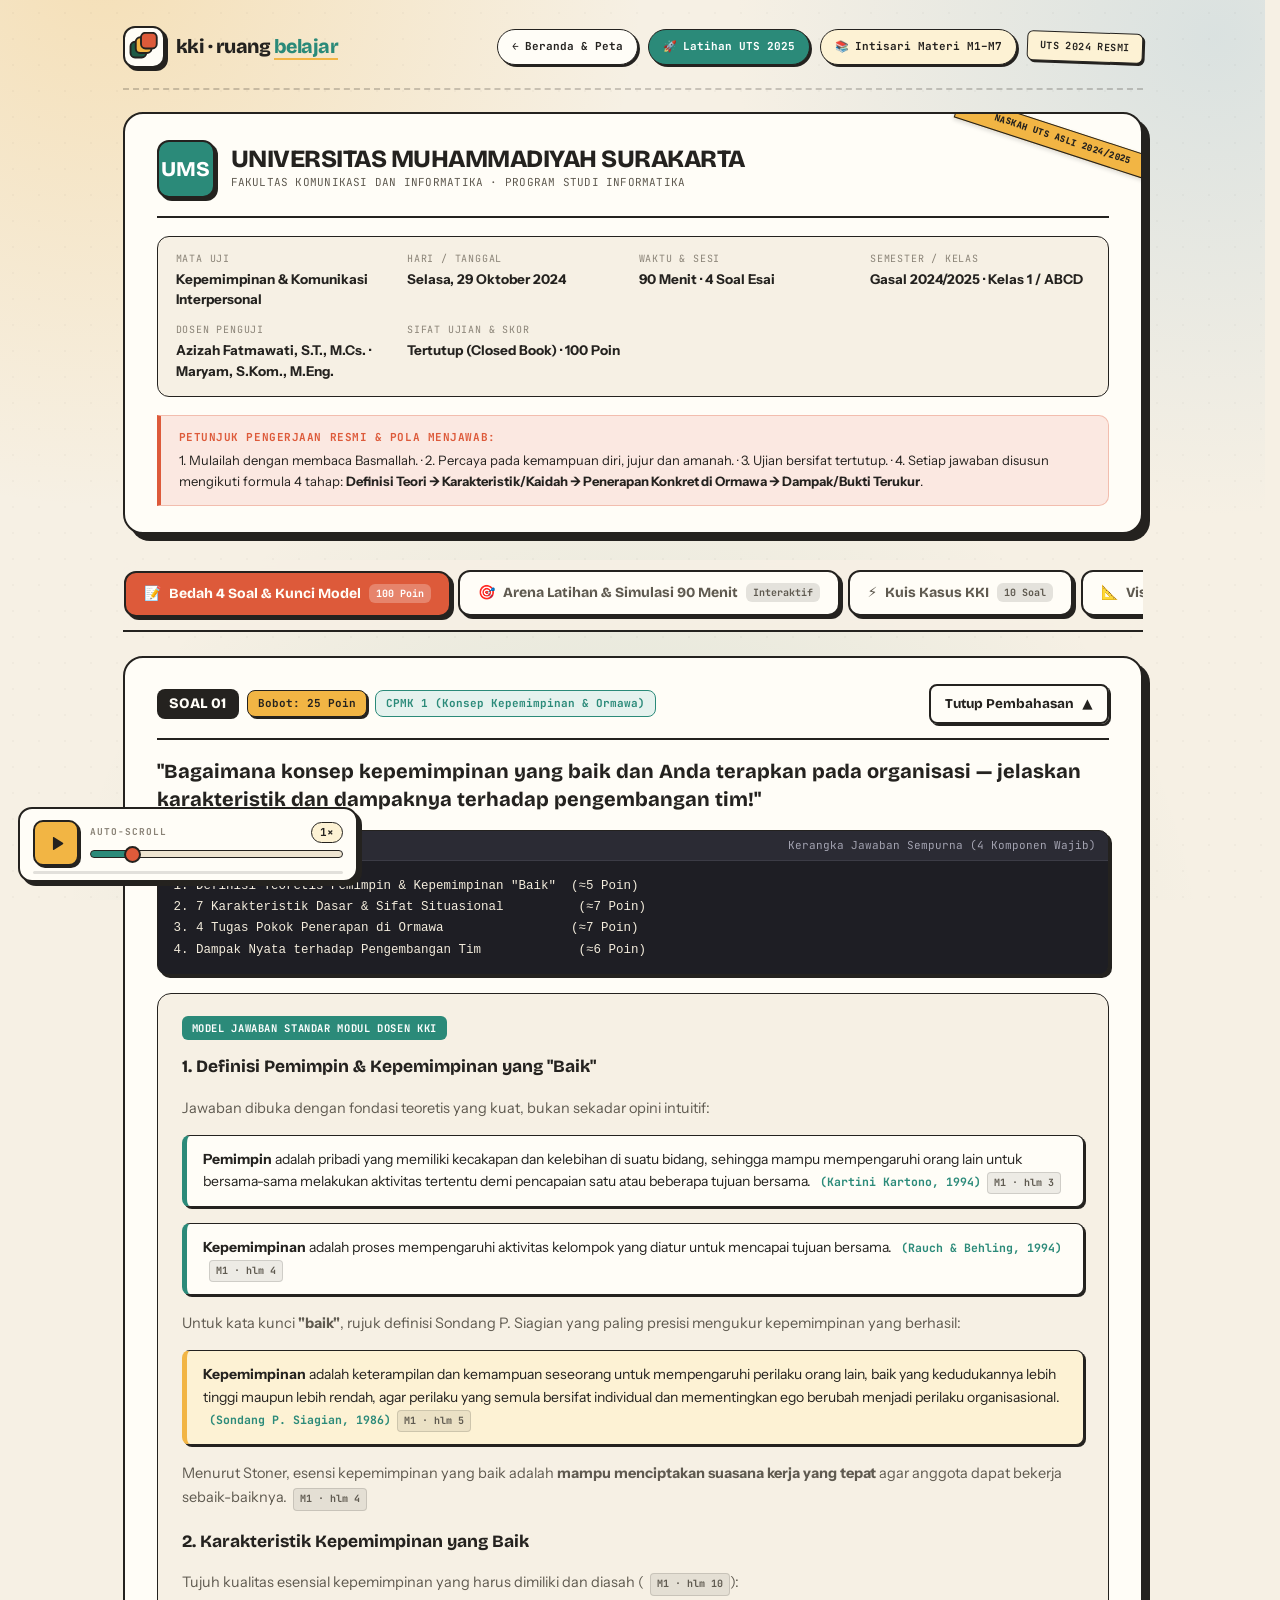
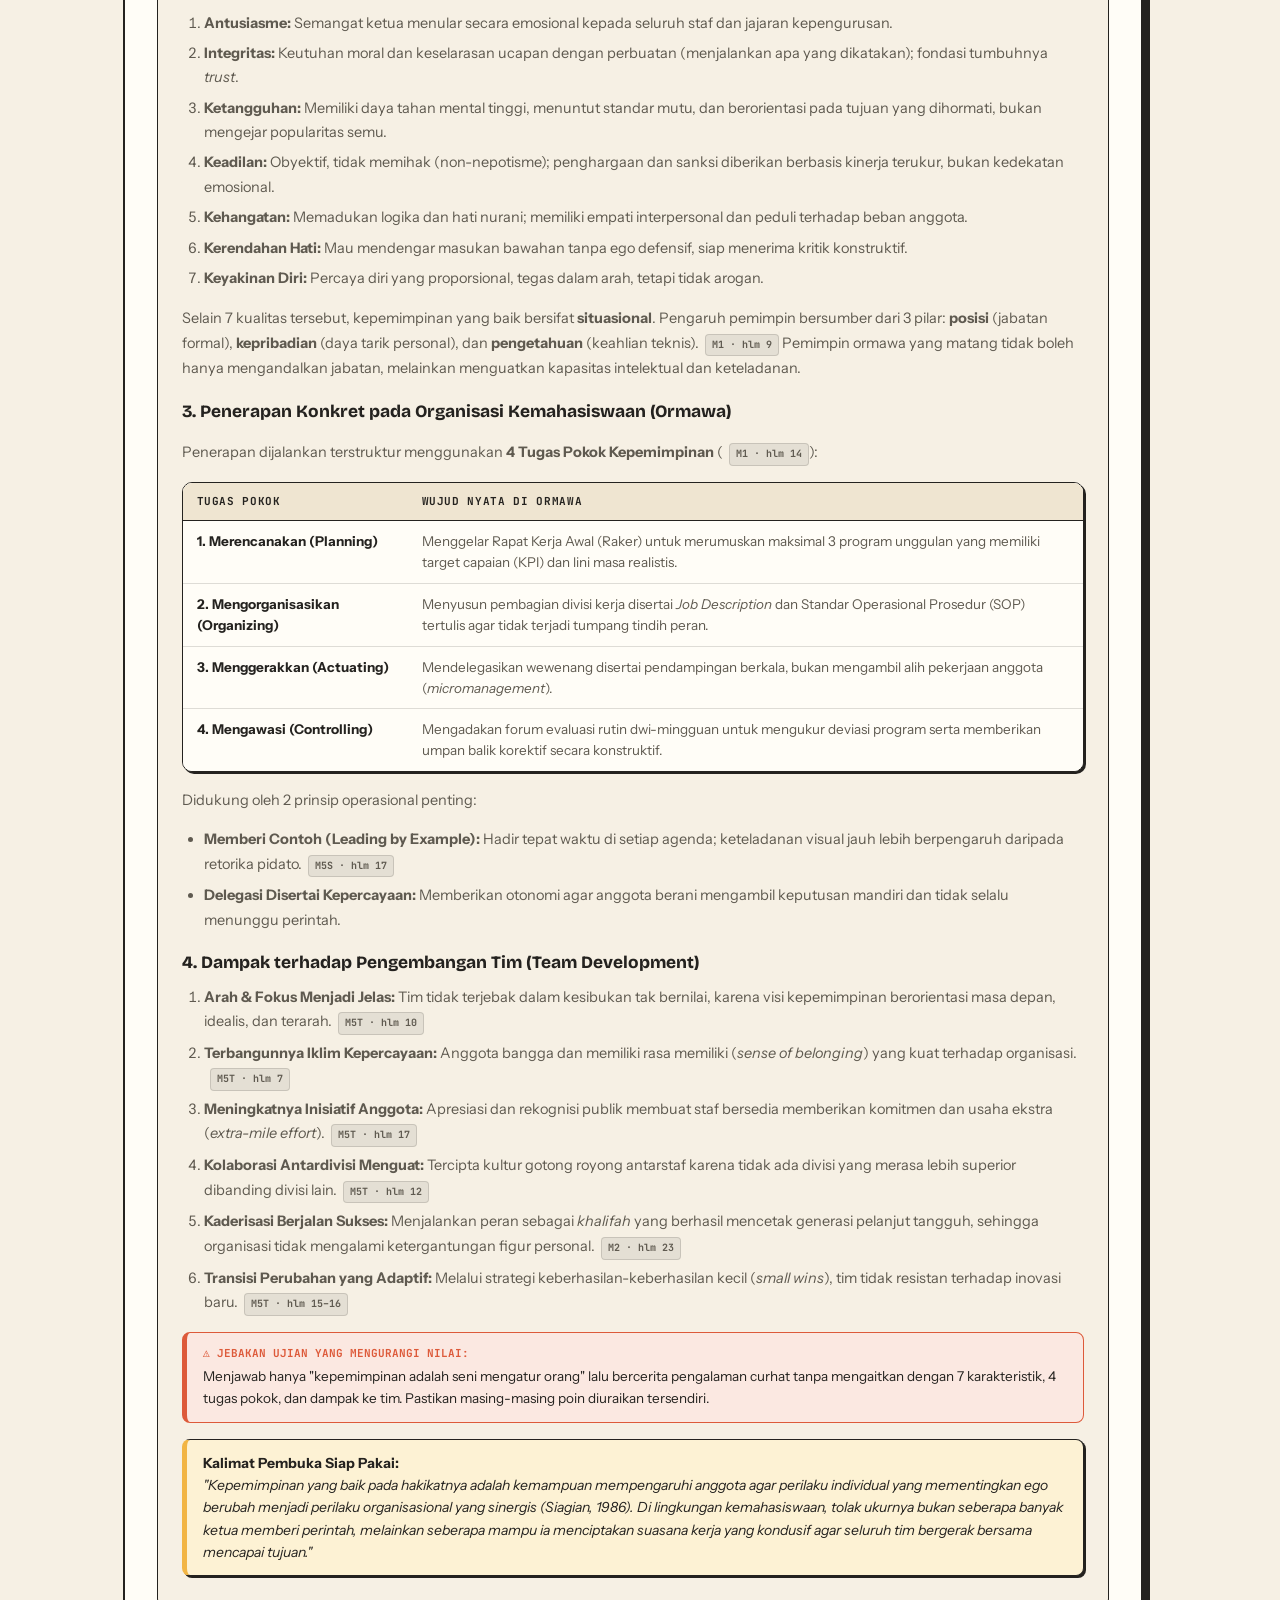
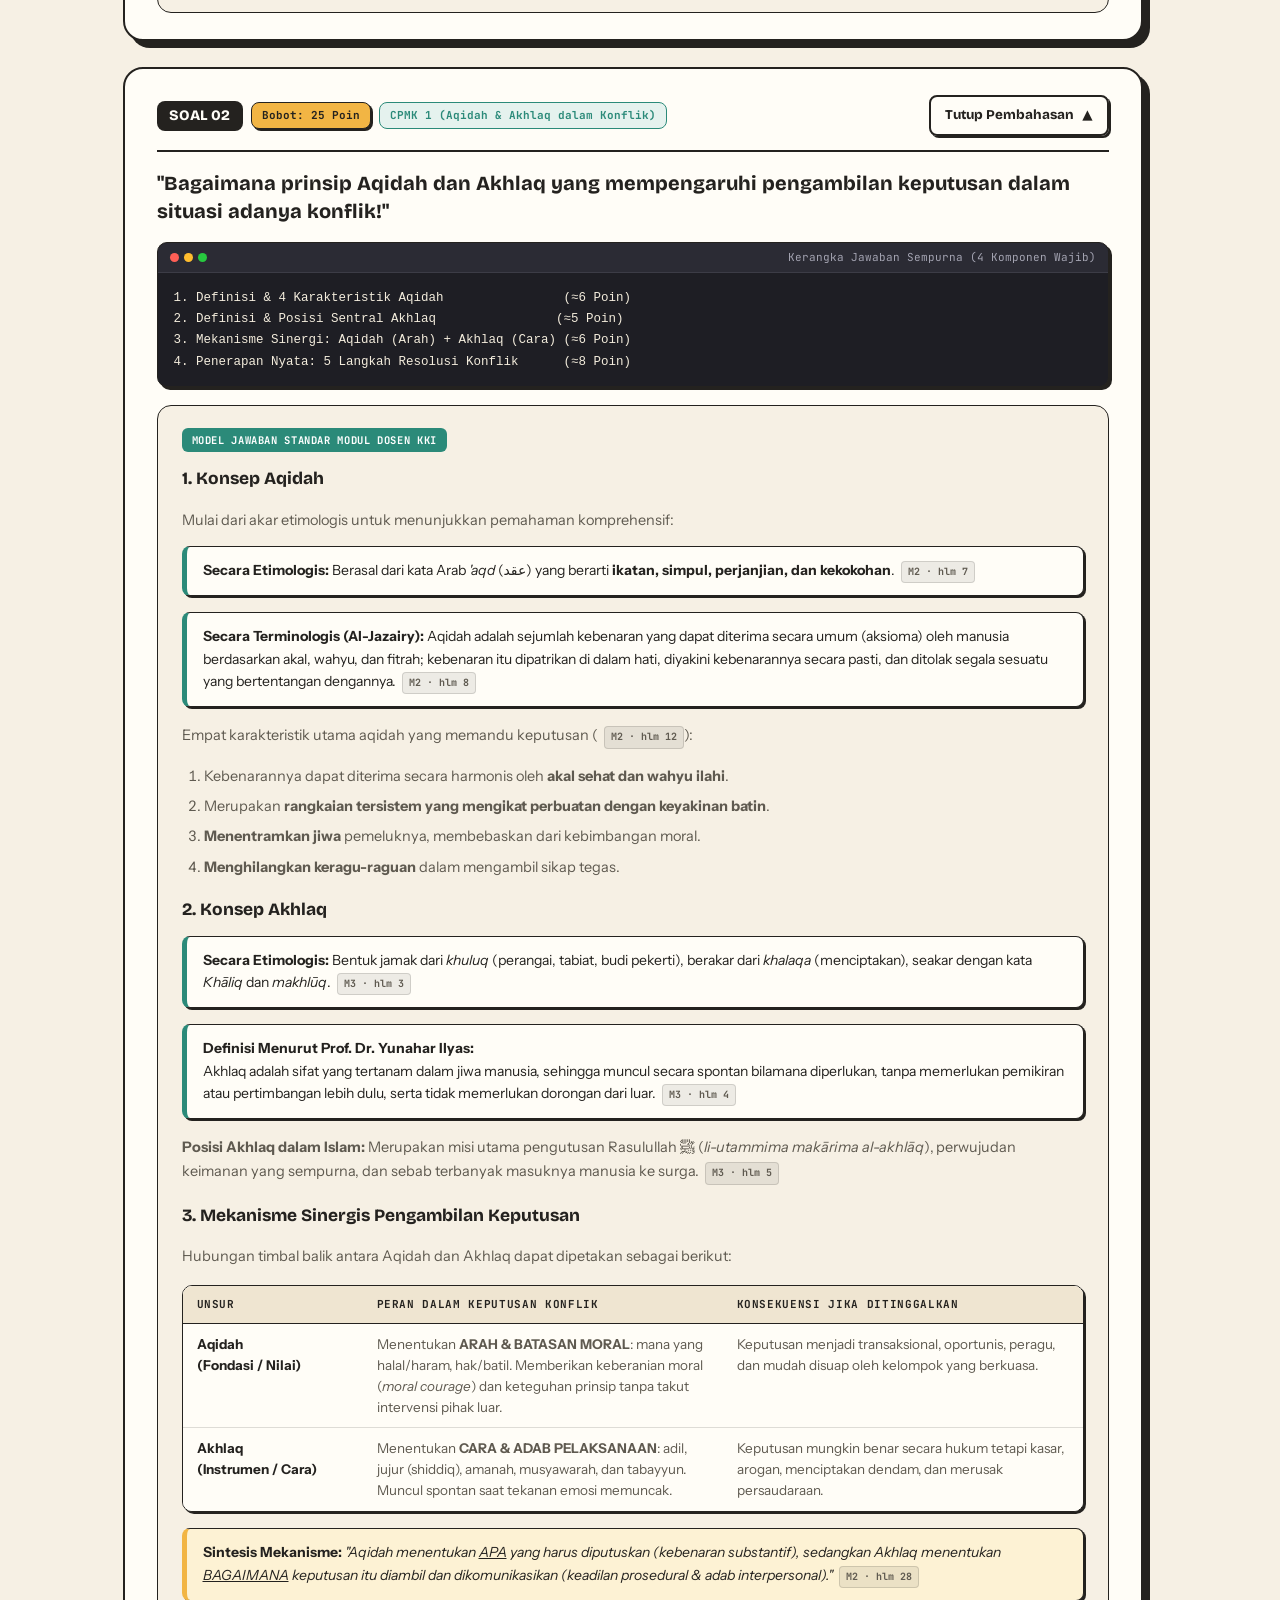
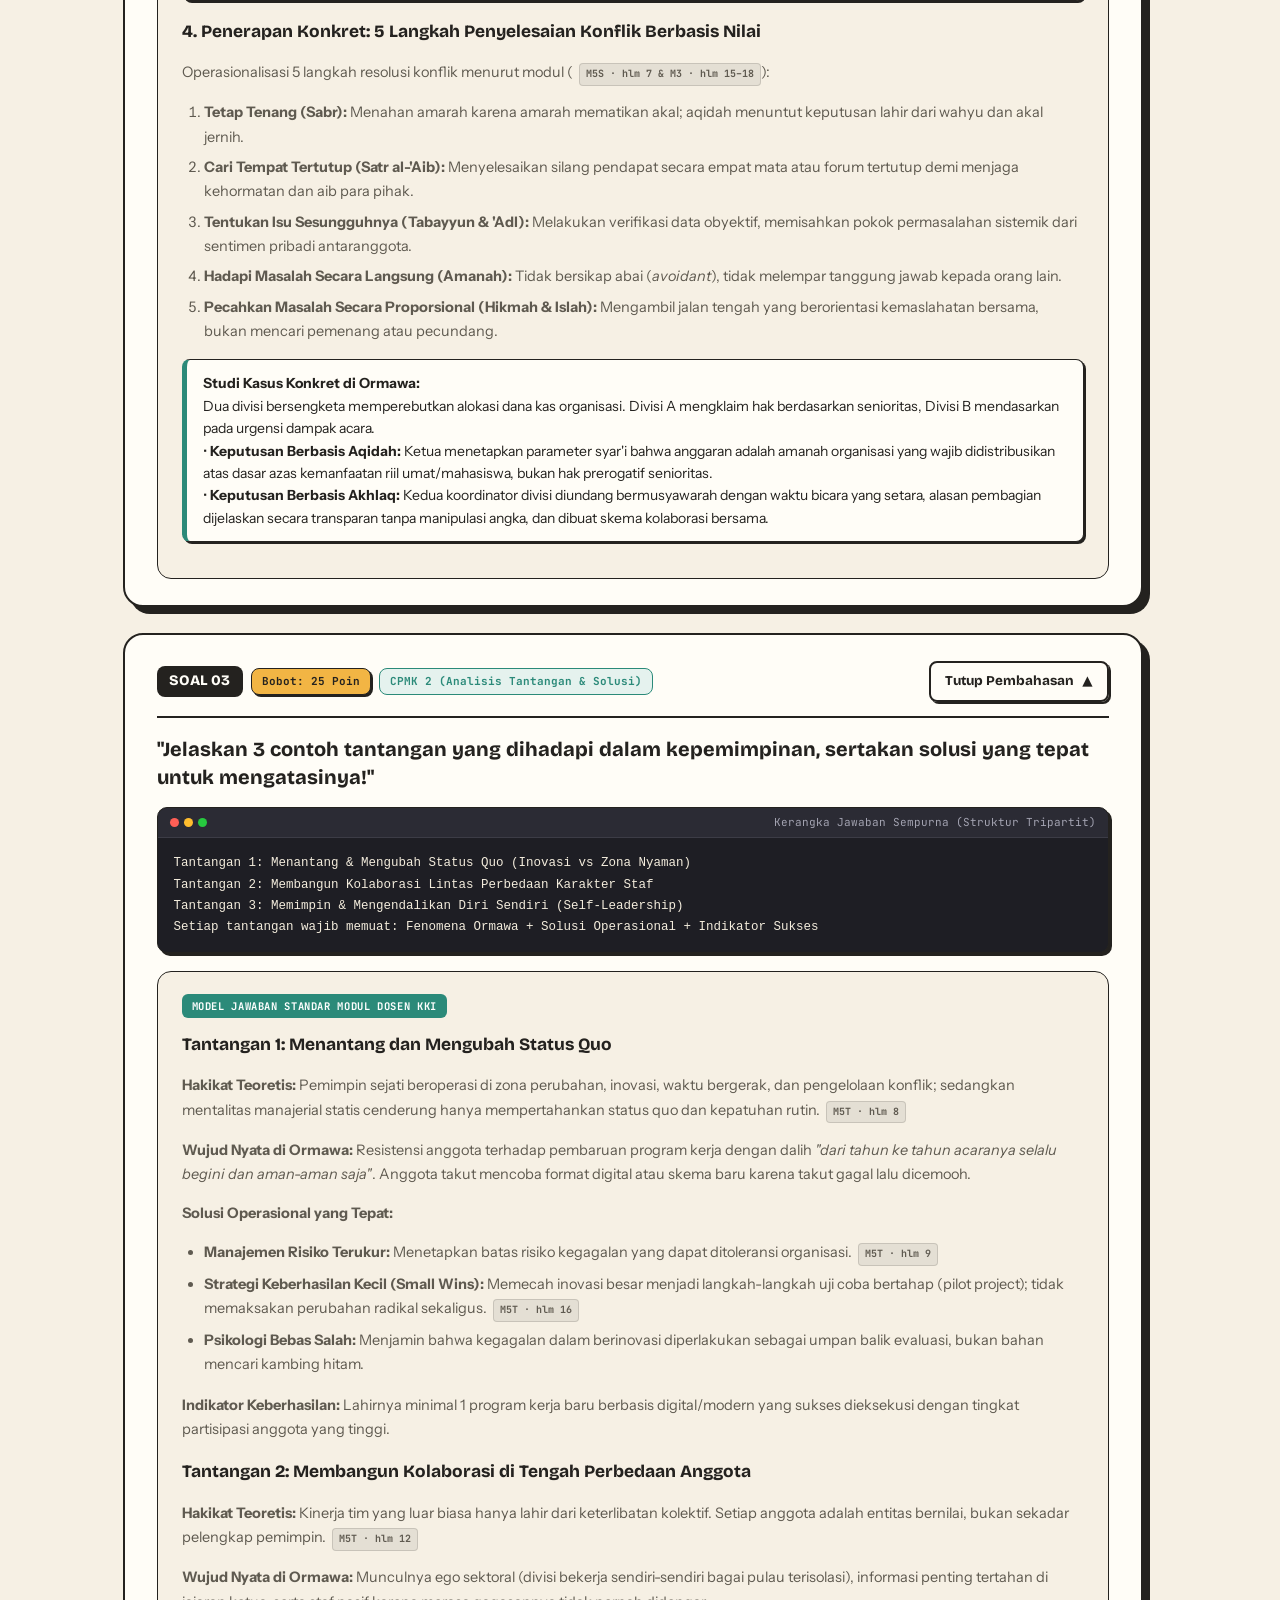
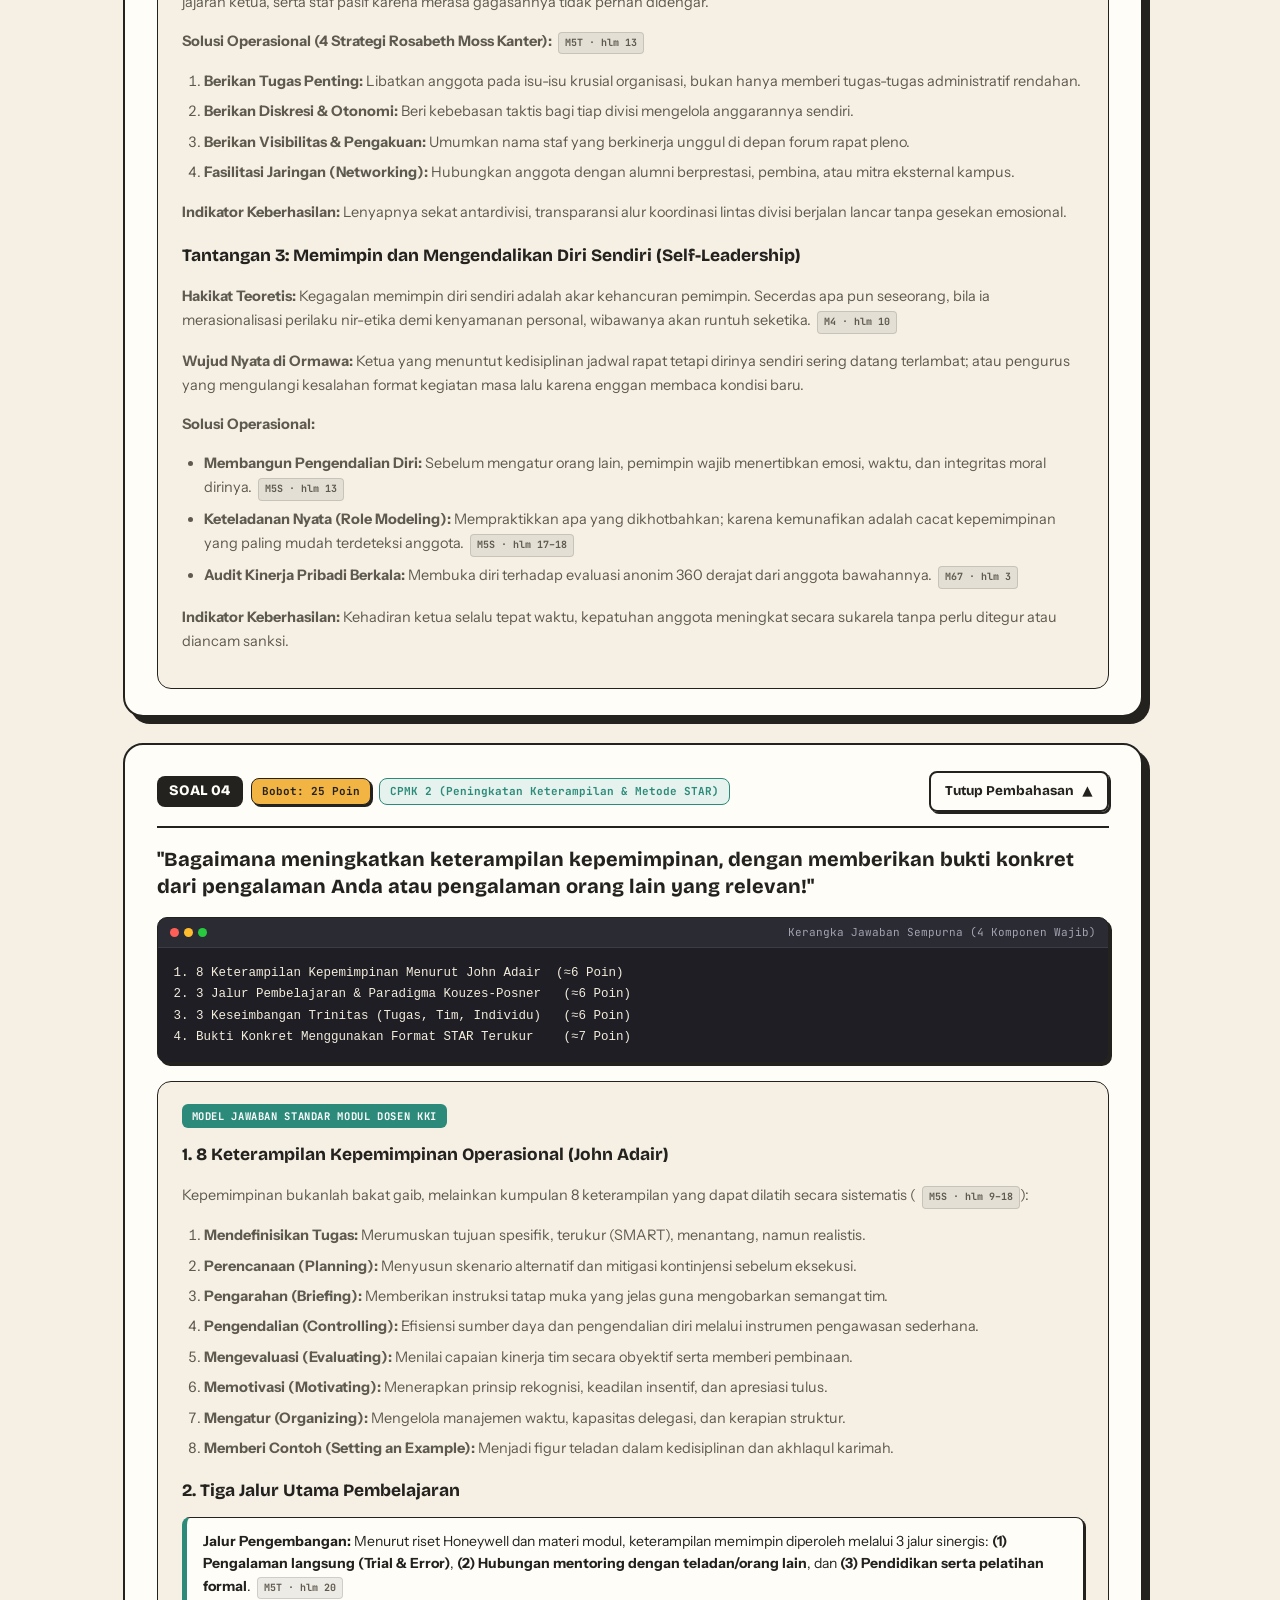
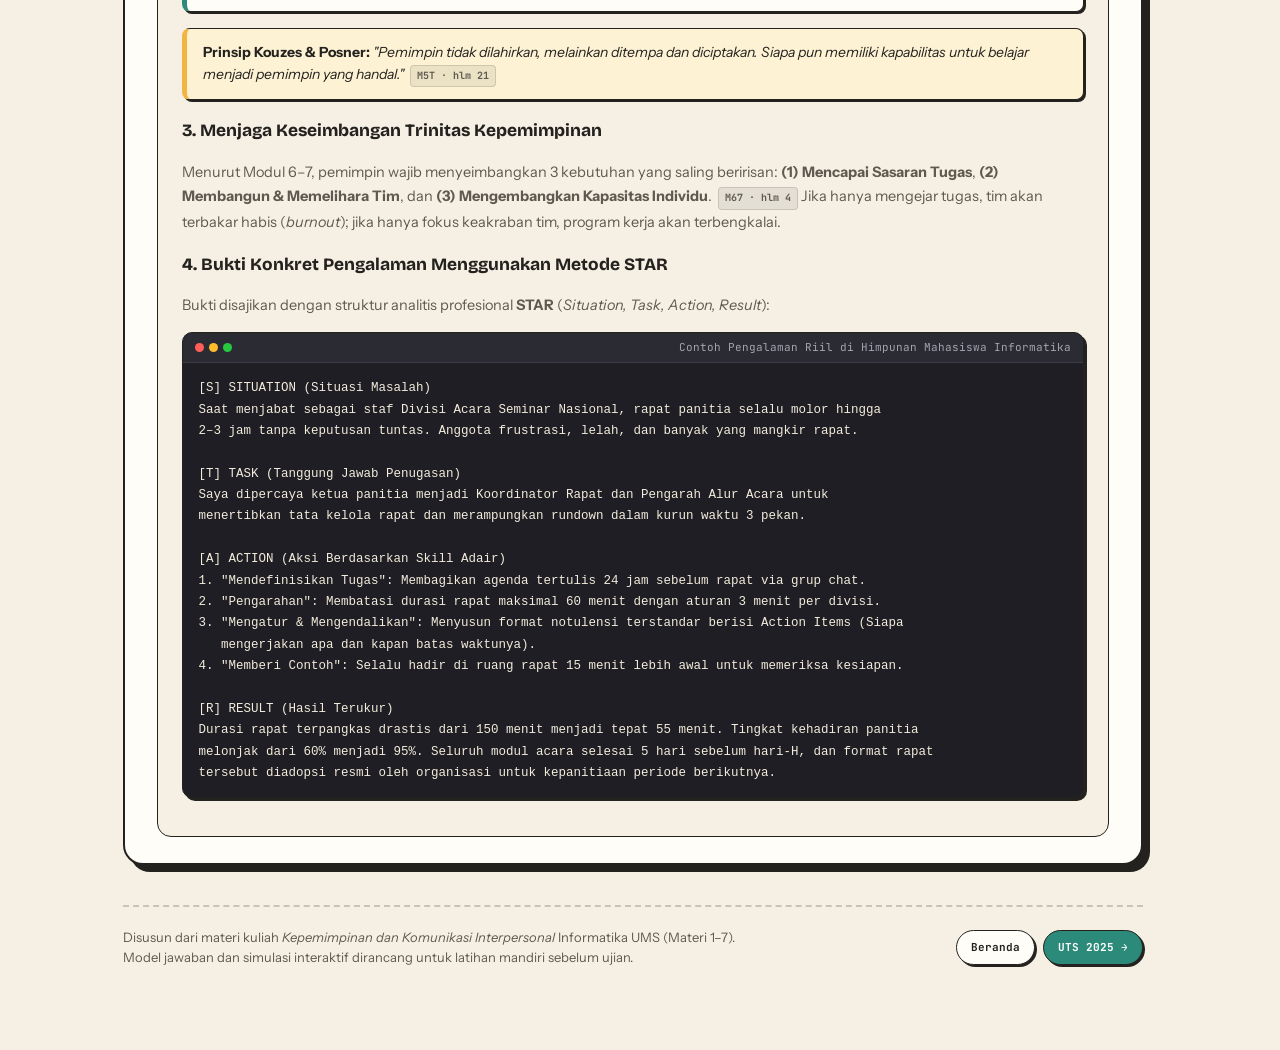
<file: uts-2024.html>
<!DOCTYPE html>
<html lang="id">
<head>
<meta charset="utf-8">
<meta name="viewport" content="width=device-width, initial-scale=1">
<title>Soal &amp; Pembahasan Resmi UTS KKI 2024/2025 — UMS</title>
<meta name="description" content="Halaman latihan dan pembahasan lengkap naskah asli UTS Gasal 2024/2025 Kepemimpinan dan Komunikasi Interpersonal (KKI) UMS. Dilengkapi simulator esai 90 menit, kuis 10 kasus interaktif, visualizer konsep Adair &amp; Aqidah-Akhlaq, dan kunci jawaban model dosen.">
<meta name="theme-color" content="#f2b544">
<meta name="author" content="voltakyy">
<meta property="og:title" content="Soal &amp; Pembahasan Resmi UTS KKI 2024/2025 — UMS">
<meta property="og:description" content="Pembahasan naskah asli UTS Kepemimpinan dan Komunikasi Interpersonal 2024/2025 UMS: Konsep Pemimpin, Aqidah &amp; Akhlaq dalam Konflik, Tantangan Status Quo, dan 8 Skill Adair.">
<meta property="og:type" content="article">
<meta property="og:url" content="https://voltakyy.github.io/belajar-uts-kepemimpinan/uts-2024.html">
<meta property="og:image" content="https://voltakyy.github.io/belajar-uts-kepemimpinan/favicon.svg">
<meta name="twitter:card" content="summary">
<link rel="canonical" href="https://voltakyy.github.io/belajar-uts-kepemimpinan/uts-2024.html">
<link rel="icon" href="favicon.svg" type="image/svg+xml">
<link rel="preconnect" href="https://fonts.googleapis.com">
<link rel="preconnect" href="https://fonts.gstatic.com" crossorigin>
<link href="https://fonts.googleapis.com/css2?family=Bricolage+Grotesque:opsz,wght@12..96,400..800&family=Instrument+Sans:ital,wght@0,400..700;1,400..600&family=JetBrains+Mono:wght@400;500;600;700&display=swap" rel="stylesheet">
<link rel="stylesheet" href="styles.css">

<style>
/* =========================================================
   Ruang Kepemimpinan — UTS KKI 2024 (Studio Paper Neo-Brutalist)
   Sistem Desain Identik dengan Ruang Visual (Pemvis)
   ========================================================= */

:root {
  --paper: #f6f0e4;
  --paper-deep: #efe5d1;
  --card: #fffdf7;
  --ink: #24221f;
  --ink-soft: #5f5a50;
  --ink-faint: #8a8377;
  --mustard: #f2b544;
  --mustard-soft: #fdf2d4;
  --tomato: #dd5a3a;
  --tomato-soft: #fbe8e1;
  --teal: #2b8a79;
  --teal-soft: #e5f2ee;
  --blue: #9fc3d8;
  --blue-soft: #e8f1f5;
  --plum: #7d5a86;
  --plum-soft: #f0e9f2;
  --font: 'Instrument Sans', ui-sans-serif, system-ui, -apple-system, sans-serif;
  --display: 'Bricolage Grotesque', 'Instrument Sans', ui-sans-serif, system-ui, sans-serif;
  --mono: 'JetBrains Mono', ui-monospace, 'Cascadia Code', Consolas, monospace;
  --radius: 20px;
  --shadow: 7px 7px 0 var(--ink);
}

*, *::before, *::after {
  box-sizing: border-box;
  min-inline-size: 0;
}

html {
  scroll-behavior: smooth;
  scrollbar-gutter: stable;
  overflow-x: clip;
}

body {
  margin: 0;
  min-height: 100vh;
  min-height: 100dvh;
  color: var(--ink);
  font-family: var(--font);
  font-size: 16px;
  line-height: 1.55;
  background:
    radial-gradient(circle at 8% -4%, rgba(242,181,68,.28), transparent 34rem),
    radial-gradient(circle at 96% 4%, rgba(159,195,216,.32), transparent 30rem),
    radial-gradient(circle at 50% 110%, rgba(43,138,121,.14), transparent 36rem),
    var(--paper);
  background-attachment: fixed;
  -webkit-font-smoothing: antialiased;
  overflow-x: clip;
}

body::before {
  content: '';
  position: fixed;
  inset: 0;
  z-index: 0;
  pointer-events: none;
  background-image: radial-gradient(rgba(36,34,31,.12) 1px, transparent 1.6px);
  background-size: 26px 26px;
  opacity: .24;
}

[hidden] { display: none !important; }
button { font: inherit; color: inherit; }
a { color: inherit; }
img, svg { max-width: 100%; height: auto; }
::selection { background: rgba(242,181,68,.55); color: var(--ink); }
:focus-visible { outline: 3px solid var(--blue); outline-offset: 3px; }

.skip-link {
  position: fixed;
  top: -100px;
  left: 20px;
  background: var(--ink);
  color: #fffaf0;
  padding: 10px 18px;
  border-radius: 8px;
  z-index: 9999;
  font-family: var(--mono);
  font-size: 13px;
  font-weight: 700;
  text-decoration: none;
  box-shadow: 0 4px 12px rgba(0,0,0,0.25);
  transition: top 0.2s ease;
}
.skip-link:focus {
  top: 16px;
  outline: 3px solid var(--mustard);
}

.shell {
  position: relative;
  z-index: 1;
  width: min(1080px, 100%);
  max-width: 100%;
  margin: 0 auto;
  padding: 22px clamp(16px, 3.4vw, 30px) 48px;
  overflow-x: clip;
}

/* ---------- Header & Nav ---------- */
.site-head {
  display: flex;
  align-items: center;
  justify-content: space-between;
  gap: 16px;
  flex-wrap: wrap;
  width: 100%;
  padding: 4px 0 20px;
  border-bottom: 2px dashed rgba(36,34,31,.22);
}
.brand {
  display: inline-flex;
  align-items: center;
  gap: 11px;
  text-decoration: none;
}
.brand-mark {
  width: 42px;
  height: 42px;
  flex: 0 0 auto;
  padding: 4px;
  border: 2px solid var(--ink);
  border-radius: 12px;
  background: var(--card);
  box-shadow: 3px 3px 0 var(--ink);
  display: grid;
  place-items: center;
}
.brand-mark svg { display: block; width: 100%; height: 100%; }
.brand-text {
  font-family: var(--display);
  font-size: 1.22rem;
  font-weight: 800;
  letter-spacing: -.025em;
  color: var(--ink);
}
.brand-text em {
  font-style: normal;
  color: var(--teal);
  border-bottom: 2.5px solid var(--mustard);
}

.exam-nav {
  display: flex;
  align-items: center;
  gap: 10px;
  flex-wrap: wrap;
}
.nav-pill {
  display: inline-flex;
  align-items: center;
  gap: 6px;
  padding: 8px 14px;
  border: 1.5px solid var(--ink);
  border-radius: 999px;
  background: var(--card);
  font-family: var(--mono);
  font-size: 11px;
  font-weight: 700;
  text-decoration: none;
  box-shadow: 2px 2px 0 var(--ink);
  transition: all .15s ease;
  cursor: pointer;
}
.nav-pill:hover {
  transform: translate(-1px, -1px);
  box-shadow: 4px 4px 0 var(--ink);
  background: var(--mustard-soft);
}
.nav-pill.active {
  background: var(--mustard);
  color: var(--ink);
}
.stamp-badge {
  font-family: var(--mono);
  font-size: 10px;
  letter-spacing: .04em;
  padding: 6px 12px;
  border: 1.5px solid var(--ink);
  border-radius: 6px;
  background: var(--mustard-soft);
  transform: rotate(2deg);
  box-shadow: 2px 2px 0 var(--ink);
  white-space: nowrap;
  font-weight: 700;
}

/* ---------- Official Header Card ---------- */
.official-header-card {
  border: 2px solid var(--ink);
  border-radius: var(--radius);
  background: var(--card);
  box-shadow: var(--shadow);
  padding: 26px clamp(18px, 4vw, 32px);
  margin: 22px 0 26px;
  position: relative;
  overflow: hidden;
}
.official-header-card::before {
  content: "NASKAH UTS ASLI 2024/2025";
  position: absolute;
  top: 14px;
  right: -32px;
  background: var(--mustard);
  border: 1.5px solid var(--ink);
  font-family: var(--mono);
  font-size: 9px;
  font-weight: 800;
  padding: 4px 38px;
  transform: rotate(18deg);
  box-shadow: 0 2px 4px rgba(0,0,0,.15);
  letter-spacing: .08em;
}
.univ-brand {
  display: flex;
  align-items: center;
  gap: 16px;
  border-bottom: 2px solid var(--ink);
  padding-bottom: 18px;
  margin-bottom: 18px;
}
.univ-logo-box {
  width: 58px;
  height: 58px;
  border: 2px solid var(--ink);
  border-radius: 12px;
  background: var(--teal);
  color: #fff;
  display: grid;
  place-items: center;
  font-family: var(--display);
  font-weight: 850;
  font-size: 21px;
  box-shadow: 3px 3px 0 var(--ink);
  flex-shrink: 0;
}
.univ-titles h1 {
  margin: 0;
  font-family: var(--display);
  font-size: clamp(1.2rem, 3vw, 1.55rem);
  font-weight: 800;
  letter-spacing: -.02em;
}
.univ-titles p {
  margin: 2px 0 0;
  font-family: var(--mono);
  font-size: 11px;
  color: var(--ink-soft);
  letter-spacing: .02em;
}
.exam-meta-grid {
  display: grid;
  grid-template-columns: repeat(auto-fit, minmax(min(100%, 180px), 1fr));
  gap: 12px;
  margin-bottom: 18px;
  background: var(--paper);
  border: 1.5px solid var(--ink);
  border-radius: 12px;
  padding: 14px 18px;
}
.meta-item {
  display: flex;
  flex-direction: column;
}
.meta-label {
  font-family: var(--mono);
  font-size: 10px;
  text-transform: uppercase;
  letter-spacing: .08em;
  color: var(--ink-faint);
}
.meta-val {
  font-weight: 700;
  font-size: 13.5px;
  color: var(--ink);
  margin-top: 2px;
}
.guidance-box {
  border-left: 4px solid var(--tomato);
  background: var(--tomato-soft);
  padding: 13px 18px;
  border-radius: 0 10px 10px 0;
  font-size: 13px;
  line-height: 1.6;
  border-top: 1.5px solid rgba(221, 90, 58, 0.3);
  border-right: 1.5px solid rgba(221, 90, 58, 0.3);
  border-bottom: 1.5px solid rgba(221, 90, 58, 0.3);
}
.guidance-box strong {
  display: block;
  font-family: var(--mono);
  font-size: 11px;
  text-transform: uppercase;
  margin-bottom: 4px;
  color: var(--tomato);
  letter-spacing: .05em;
}

/* ---------- Sticky Tabs Bar ---------- */
.exam-tabs-wrap {
  position: sticky;
  top: 0;
  z-index: 40;
  background: rgba(246, 240, 228, 0.94);
  backdrop-filter: blur(8px);
  border-bottom: 2px solid var(--ink);
  margin-top: 18px;
  padding: 10px 0;
}
.exam-tabs {
  display: flex;
  gap: 8px;
  overflow-x: auto;
  -webkit-overflow-scrolling: touch;
  scrollbar-width: none;
  padding-bottom: 4px;
}
.exam-tabs::-webkit-scrollbar { display: none; }
.tab-trigger {
  display: inline-flex;
  align-items: center;
  gap: 8px;
  padding: 10px 18px;
  border: 2px solid var(--ink);
  border-radius: 12px;
  background: var(--card);
  font-family: var(--display);
  font-size: 14px;
  font-weight: 750;
  color: var(--ink-soft);
  cursor: pointer;
  box-shadow: 3px 3px 0 var(--ink);
  white-space: nowrap;
  flex: 0 0 auto;
  flex-shrink: 0;
  transition: all .15s ease;
}
.tab-trigger:hover {
  transform: translate(-1px, -1px);
  box-shadow: 5px 5px 0 var(--ink);
  color: var(--ink);
}
.tab-trigger.active {
  background: var(--tomato);
  color: #fffdf7;
  border-color: var(--ink);
  box-shadow: 3px 3px 0 var(--ink);
  transform: translate(1px, 1px);
}
.tab-badge {
  font-family: var(--mono);
  font-size: 10px;
  padding: 2px 7px;
  border-radius: 6px;
  background: rgba(36,34,31,.12);
  color: inherit;
  font-weight: 700;
}
.tab-trigger.active .tab-badge {
  background: rgba(255,255,255,.25);
  color: #fff;
}

/* ---------- Tab Panes ---------- */
.exam-pane {
  display: none;
  animation: fadeIn .2s ease-out;
  padding-top: 24px;
}
.exam-pane.active {
  display: block;
}
@keyframes fadeIn {
  from { opacity: 0; transform: translateY(6px); }
  to { opacity: 1; transform: translateY(0); }
}

/* ---------- Question & Solution Cards ---------- */
.q-post {
  border: 2px solid var(--ink);
  border-radius: var(--radius);
  background: var(--card);
  box-shadow: var(--shadow);
  padding: 26px clamp(18px, 3.5vw, 32px);
  margin-bottom: 26px;
  position: relative;
}
.q-post-header {
  display: flex;
  align-items: center;
  justify-content: space-between;
  gap: 14px;
  flex-wrap: wrap;
  padding-bottom: 14px;
  border-bottom: 2px solid var(--ink);
  margin-bottom: 18px;
}
.q-badge-group {
  display: flex;
  align-items: center;
  gap: 8px;
  flex-wrap: wrap;
}
.badge-qno {
  background: var(--ink);
  color: #fffdf7;
  font-family: var(--display);
  font-weight: 800;
  font-size: 14.5px;
  padding: 4px 12px;
  border-radius: 8px;
  letter-spacing: .02em;
}
.badge-score {
  background: var(--mustard);
  color: var(--ink);
  border: 1.5px solid var(--ink);
  font-family: var(--mono);
  font-weight: 700;
  font-size: 11px;
  padding: 4px 10px;
  border-radius: 8px;
  box-shadow: 2px 2px 0 var(--ink);
}
.badge-cpmk {
  background: var(--teal-soft);
  color: var(--teal);
  border: 1.5px solid var(--teal);
  font-family: var(--mono);
  font-weight: 700;
  font-size: 11px;
  padding: 4px 10px;
  border-radius: 8px;
}
.q-statement {
  font-family: var(--display);
  font-size: 1.25rem;
  font-weight: 750;
  line-height: 1.38;
  color: var(--ink);
  margin: 0 0 16px;
}

/* Solution Box */
.solution-card {
  background: var(--paper);
  border: 1.5px solid var(--ink);
  border-radius: 14px;
  padding: 20px clamp(14px, 3vw, 24px);
  margin-top: 18px;
}
.sol-tag {
  display: inline-flex;
  align-items: center;
  gap: 6px;
  background: var(--teal);
  color: #fff;
  font-family: var(--mono);
  font-size: 10.5px;
  font-weight: 700;
  padding: 4px 10px;
  border-radius: 6px;
  margin-bottom: 14px;
  text-transform: uppercase;
  letter-spacing: .06em;
}
.sol-content h4 {
  font-family: var(--display);
  font-size: 1.08rem;
  font-weight: 750;
  margin: 18px 0 8px;
  color: var(--ink);
}
.sol-content h4:first-of-type { margin-top: 0; }
.sol-content p, .sol-content li {
  font-size: 14.5px;
  line-height: 1.68;
  color: var(--ink-soft);
}
.sol-content ul, .sol-content ol {
  margin: 8px 0 16px 22px;
  padding: 0;
}
.sol-content li { margin-bottom: 6px; }

/* Code / Skeleton Box */
.code-window {
  border: 1.5px solid var(--ink);
  border-radius: 10px;
  background: #1e1e24;
  color: #f3ecdc;
  margin: 14px 0 18px;
  overflow: hidden;
  box-shadow: 3px 3px 0 var(--ink);
}
.code-bar {
  display: flex;
  align-items: center;
  justify-content: space-between;
  padding: 6px 12px;
  background: #2b2b34;
  border-bottom: 1px solid #3c3c46;
  font-family: var(--mono);
  font-size: 11px;
  color: #a4a4b2;
}
.code-dots {
  display: flex;
  gap: 5px;
}
.code-dots span {
  width: 9px;
  height: 9px;
  border-radius: 50%;
  background: #555;
}
.code-dots span:nth-child(1) { background: #ff5f56; }
.code-dots span:nth-child(2) { background: #ffbd2e; }
.code-dots span:nth-child(3) { background: #27c93f; }
.code-window pre {
  margin: 0;
  padding: 14px 16px;
  overflow-x: auto;
  font-family: var(--mono);
  font-size: 12.5px;
  line-height: 1.55;
}

/* Callout Boxes */
.def-box {
  background: var(--card);
  border: 1.5px solid var(--ink);
  border-left: 5px solid var(--teal);
  border-radius: 8px;
  padding: 12px 16px;
  margin: 12px 0 16px;
  font-size: 14px;
  line-height: 1.6;
  box-shadow: 2px 2px 0 var(--ink);
}
.def-box.gold {
  border-left-color: var(--mustard);
  background: var(--mustard-soft);
}
.def-box .who {
  font-family: var(--mono);
  font-size: 11.5px;
  font-weight: 700;
  color: var(--teal);
  margin-left: 6px;
}
.src-tag {
  display: inline-block;
  font-family: var(--mono);
  font-size: 10px;
  font-weight: 700;
  padding: 2px 6px;
  border-radius: 4px;
  background: rgba(36,34,31,.08);
  color: var(--ink-soft);
  margin-left: 6px;
  border: 1px solid rgba(36,34,31,.15);
}
.warn-box {
  background: var(--tomato-soft);
  border: 1.5px solid var(--tomato);
  border-left: 5px solid var(--tomato);
  border-radius: 8px;
  padding: 12px 16px;
  margin: 14px 0 16px;
  font-size: 13.5px;
  line-height: 1.6;
  color: var(--ink);
}
.warn-box strong {
  color: var(--tomato);
  font-family: var(--mono);
  font-size: 11px;
  text-transform: uppercase;
  display: block;
  margin-bottom: 4px;
}

/* Tables */
.rubrik-table-wrap {
  width: 100%;
  max-width: 100%;
  overflow-x: auto;
  -webkit-overflow-scrolling: touch;
  margin: 16px 0;
  border: 1.5px solid var(--ink);
  border-radius: 10px;
  background: var(--card);
  box-shadow: 2px 2px 0 var(--ink);
  overscroll-behavior-x: contain;
}
.rubrik-table {
  width: 100%;
  border-collapse: collapse;
  font-size: 13.5px;
  background: var(--card);
  min-width: 480px;
}
.rubrik-table th {
  background: var(--paper-deep);
  border-bottom: 1.5px solid var(--ink);
  padding: 10px 14px;
  text-align: left;
  font-family: var(--mono);
  font-size: 11px;
  text-transform: uppercase;
  color: var(--ink);
  letter-spacing: .06em;
}
.rubrik-table td {
  padding: 10px 14px;
  border-bottom: 1px solid rgba(36,34,31,.15);
  vertical-align: top;
  color: var(--ink-soft);
}
.rubrik-table tr:last-child td { border-bottom: none; }
.rubrik-table td:first-child {
  font-weight: 700;
  color: var(--ink);
}

/* ---------- Buttons ---------- */
.btn {
  display: inline-flex;
  align-items: center;
  justify-content: center;
  gap: 8px;
  padding: 11px 20px;
  border: 2px solid var(--ink);
  border-radius: 12px;
  background: var(--card);
  color: var(--ink);
  font-family: var(--display);
  font-size: .92rem;
  font-weight: 750;
  cursor: pointer;
  text-decoration: none;
  box-shadow: 3px 3px 0 var(--ink);
  transition: all .15s ease;
}
.btn:hover {
  transform: translate(-1px, -1px);
  box-shadow: 5px 5px 0 var(--ink);
}
.btn:active {
  transform: translate(1px, 1px);
  box-shadow: 1px 1px 0 var(--ink);
}
.btn-primary {
  background: var(--mustard);
}
.btn-primary:hover {
  background: #f7c45c;
}
.btn-teal {
  background: var(--teal);
  color: #fff;
}
.btn-teal:hover {
  background: #349c89;
}
.btn-ghost {
  background: transparent;
  box-shadow: none;
}
.btn-ghost:hover {
  background: var(--card);
  box-shadow: 3px 3px 0 var(--ink);
}
.btn-small {
  padding: 8px 14px;
  border-radius: 8px;
  font-size: .84rem;
  box-shadow: 2px 2px 0 var(--ink);
}

/* ---------- Simulator Tab (Tab 2) ---------- */
.exam-score-bar {
  border: 2px solid var(--ink);
  border-radius: 14px;
  background: var(--mustard);
  box-shadow: 5px 5px 0 var(--ink);
  padding: 18px 24px;
  margin-bottom: 24px;
  display: flex;
  align-items: center;
  justify-content: space-between;
  gap: 16px;
  flex-wrap: wrap;
}
.score-info h3 {
  margin: 0;
  font-family: var(--display);
  font-size: 1.25rem;
  font-weight: 800;
}
.score-info p {
  margin: 2px 0 0;
  font-size: 12.5px;
  font-family: var(--mono);
}
.score-tally-box {
  display: flex;
  align-items: center;
  gap: 14px;
}
.score-big-num {
  font-family: var(--display);
  font-size: 2.3rem;
  font-weight: 850;
  line-height: 1;
}
.grade-pill {
  padding: 6px 16px;
  border: 2px solid var(--ink);
  border-radius: 999px;
  background: var(--card);
  font-family: var(--mono);
  font-weight: 800;
  font-size: 13px;
  box-shadow: 2px 2px 0 var(--ink);
  white-space: nowrap;
}

.timer-box {
  display: flex;
  align-items: center;
  gap: 12px;
  background: var(--card);
  border: 2px solid var(--ink);
  border-radius: 12px;
  padding: 10px 18px;
  box-shadow: 3px 3px 0 var(--ink);
  margin-bottom: 22px;
  flex-wrap: wrap;
}
.timer-num {
  font-family: var(--mono);
  font-size: 26px;
  font-weight: 800;
  color: var(--ink);
  letter-spacing: .05em;
  min-width: 90px;
}
.timer-num.low {
  color: var(--tomato);
  animation: pulse 1s infinite alternate;
}
@keyframes pulse {
  from { opacity: 1; }
  to { opacity: 0.5; }
}

.essay-sim-card {
  border: 2px solid var(--ink);
  border-radius: var(--radius);
  background: var(--card);
  box-shadow: var(--shadow);
  padding: 24px clamp(16px, 3.5vw, 28px);
  margin-bottom: 24px;
}
.sim-textarea {
  width: 100%;
  min-height: 125px;
  border: 1.5px solid var(--ink);
  border-radius: 10px;
  padding: 12px 14px;
  font-family: var(--font);
  font-size: 14.5px;
  line-height: 1.6;
  background: #fff;
  color: var(--ink);
  resize: vertical;
  margin: 10px 0 14px;
  box-shadow: inset 1px 1px 3px rgba(0,0,0,.08);
}
.sim-textarea:focus {
  outline: none;
  border-color: var(--tomato);
  box-shadow: 0 0 0 3px var(--tomato-soft);
}
.sim-actions {
  display: flex;
  align-items: center;
  justify-content: space-between;
  gap: 12px;
  flex-wrap: wrap;
}
.score-slider-wrap {
  display: flex;
  align-items: center;
  gap: 10px;
  background: var(--paper);
  border: 1.5px solid var(--ink);
  padding: 6px 14px;
  border-radius: 8px;
}
.score-slider-wrap input[type=range] {
  cursor: pointer;
  accent-color: var(--tomato);
}
.score-val-badge {
  font-family: var(--mono);
  font-weight: 750;
  font-size: 13.5px;
  color: var(--tomato);
  min-width: 55px;
  text-align: right;
}

/* ---------- Quiz Tab (Tab 3) ---------- */
.mc-grid {
  display: flex;
  flex-direction: column;
  gap: 10px;
  margin: 14px 0;
}
.mc-opt-btn {
  display: flex;
  align-items: flex-start;
  gap: 12px;
  width: 100%;
  text-align: left;
  padding: 12px 16px;
  border: 1.5px solid var(--ink);
  border-radius: 10px;
  background: var(--card);
  cursor: pointer;
  font-size: 14px;
  line-height: 1.45;
  color: var(--ink);
  box-shadow: 2px 2px 0 var(--ink);
  transition: all .15s ease;
}
.mc-opt-btn:hover {
  background: var(--mustard-soft);
  transform: translate(-1px, -1px);
  box-shadow: 3px 3px 0 var(--ink);
}
.mc-opt-btn.correct {
  background: var(--teal-soft) !important;
  border-color: var(--teal) !important;
  color: var(--teal) !important;
  font-weight: 700;
}
.mc-opt-btn.wrong {
  background: var(--tomato-soft) !important;
  border-color: var(--tomato) !important;
  color: var(--tomato) !important;
  opacity: .85;
}
.mc-key {
  font-family: var(--mono);
  font-weight: 700;
  background: var(--paper-deep);
  border: 1px solid var(--ink);
  padding: 2px 7px;
  border-radius: 5px;
  flex-shrink: 0;
  font-size: 12px;
}

/* ---------- Diagram Stage (Tab 5) ---------- */
.diagram-stage {
  border: 2px solid var(--ink);
  border-radius: var(--radius);
  background: var(--card);
  box-shadow: var(--shadow);
  padding: 24px;
  margin-bottom: 26px;
}
.diagram-controls {
  display: flex;
  align-items: center;
  gap: 10px;
  margin-bottom: 20px;
  flex-wrap: wrap;
}
.diag-btn {
  padding: 8px 16px;
  border: 1.5px solid var(--ink);
  border-radius: 8px;
  background: var(--paper);
  font-family: var(--display);
  font-weight: 700;
  font-size: 13px;
  cursor: pointer;
  box-shadow: 2px 2px 0 var(--ink);
  transition: all .15s ease;
}
.diag-btn:hover {
  background: var(--mustard-soft);
}
.diag-btn.active {
  background: var(--mustard);
  transform: translate(1px, 1px);
  box-shadow: 1px 1px 0 var(--ink);
}
.diagram-canvas {
  background: var(--paper);
  border: 1.5px solid var(--ink);
  border-radius: 12px;
  padding: 20px;
  overflow-x: auto;
  text-align: center;
}

/* ---------- Back to Top Floating Button ---------- */
.back-to-top {
  position: fixed;
  bottom: 24px;
  right: 24px;
  width: 48px;
  height: 48px;
  border-radius: 50%;
  background: var(--mustard);
  color: var(--ink);
  border: 2px solid var(--ink);
  box-shadow: 3px 3px 0 var(--ink);
  font-size: 20px;
  font-weight: 800;
  cursor: pointer;
  display: none;
  align-items: center;
  justify-content: center;
  z-index: 999;
  transition: transform 0.15s ease, background 0.15s ease;
}
.back-to-top:hover {
  transform: translate(-2px, -2px);
  box-shadow: 5px 5px 0 var(--ink);
  background: #ffd269;
}
.back-to-top:active {
  transform: translate(2px, 2px);
  box-shadow: 1px 1px 0 var(--ink);
}

/* ---------- Responsive Breakpoints ---------- */
@media (max-width: 640px) {
  .site-head {
    flex-direction: column;
    align-items: flex-start;
    gap: 12px;
  }
  .exam-nav {
    width: 100%;
    gap: 8px;
  }
  .univ-brand {
    flex-direction: column;
    align-items: flex-start;
    gap: 10px;
  }
  .exam-score-bar {
    flex-direction: column;
    align-items: flex-start;
    gap: 14px;
    padding: 16px 18px;
  }
  .score-tally-box {
    width: 100%;
    justify-content: space-between;
  }
  .sim-actions {
    flex-direction: column;
    align-items: stretch;
    gap: 10px;
  }
  .score-slider-wrap {
    width: 100%;
  }
  .score-slider-wrap input[type=range] {
    flex: 1;
  }
  .official-header-card {
    padding: 20px 16px;
  }
  .official-header-card::before {
    display: none;
  }
}
@media (max-width: 420px) {
  .nav-pill {
    font-size: 10px;
    padding: 6px 10px;
  }
  .tab-trigger {
    font-size: 12px;
    padding: 8px 12px;
  }
  .q-statement {
    font-size: 1.1rem;
  }
}

/* ---------- Print Styles ---------- */
@media print {
  body {
    background: #fff !important;
    color: #000 !important;
  }
  body::before, .site-head, .exam-nav, .exam-tabs-wrap, .exam-score-bar, .sim-actions, .sim-textarea, .no-print, .btn, .back-to-top {
    display: none !important;
  }
  .shell {
    width: 100% !important;
    max-width: 100% !important;
    padding: 0 !important;
    margin: 0 !important;
  }
  .exam-pane {
    display: none !important;
  }
  #pane-cheatsheet {
    display: block !important;
    padding: 0 !important;
  }
  .q-post, .official-header-card {
    page-break-inside: avoid;
    box-shadow: none !important;
    border: 1px solid #666 !important;
  }
}
</style>
</head>
<body class="has-autoscroll">
<a href="#main-content" class="skip-link">Lewati ke konten utama</a>

<main class="shell" id="main-content">

  <!-- ================= TOP HEADER ================= -->
  <header class="site-head">
    <a class="brand" href="index.html" aria-label="Kembali ke Beranda">
      <span class="brand-mark" aria-hidden="true">
        <svg viewBox="0 0 40 40" width="40" height="40">
          <rect x="2" y="13" width="21" height="21" rx="6" fill="#1e5b45" stroke="#24221f" stroke-width="2.5"/>
          <rect x="9" y="7" width="21" height="21" rx="6" fill="#f2b544" stroke="#24221f" stroke-width="2.5"/>
          <rect x="16" y="1" width="21" height="21" rx="6" fill="#dd5a3a" stroke="#24221f" stroke-width="2.5"/>
        </svg>
      </span>
      <span class="brand-text">kki · ruang <em>belajar</em></span>
    </a>
    
    <div class="exam-nav">
      <a href="index.html" class="nav-pill" title="Ke Beranda Utama">
        <span>←</span> Beranda &amp; Peta
      </a>
      <a href="uts-2025.html" class="nav-pill" style="background:var(--teal); color:#fff;" title="Halaman Khusus Latihan UTS 2025">
        <span>🚀</span> Latihan UTS 2025
      </a>
      <a href="index.html#materi" class="nav-pill" style="background:var(--mustard-soft);" title="Lihat Ringkasan Materi Kuliah">
        <span>📚</span> Intisari Materi M1–M7
      </a>
      <span class="stamp-badge">UTS 2024 RESMI</span>
    </div>
  </header>

  <!-- ================= HERO & INFO NASKAH RESMI ================= -->
  <section class="official-header-card" data-stamp="NASKAH UTS ASLI 2024/2025">
    <div class="univ-brand">
      <div class="univ-logo-box">UMS</div>
      <div class="univ-titles">
        <h1>UNIVERSITAS MUHAMMADIYAH SURAKARTA</h1>
        <p>FAKULTAS KOMUNIKASI DAN INFORMATIKA · PROGRAM STUDI INFORMATIKA</p>
      </div>
    </div>

    <div class="exam-meta-grid">
      <div class="meta-item">
        <span class="meta-label">Mata Uji</span>
        <span class="meta-val">Kepemimpinan &amp; Komunikasi Interpersonal</span>
      </div>
      <div class="meta-item">
        <span class="meta-label">Hari / Tanggal</span>
        <span class="meta-val">Selasa, 29 Oktober 2024</span>
      </div>
      <div class="meta-item">
        <span class="meta-label">Waktu &amp; Sesi</span>
        <span class="meta-val">90 Menit · 4 Soal Esai</span>
      </div>
      <div class="meta-item">
        <span class="meta-label">Semester / Kelas</span>
        <span class="meta-val">Gasal 2024/2025 · Kelas 1 / ABCD</span>
      </div>
      <div class="meta-item">
        <span class="meta-label">Dosen Penguji</span>
        <span class="meta-val">Azizah Fatmawati, S.T., M.Cs. · Maryam, S.Kom., M.Eng.</span>
      </div>
      <div class="meta-item">
        <span class="meta-label">Sifat Ujian &amp; Skor</span>
        <span class="meta-val">Tertutup (Closed Book) · 100 Poin</span>
      </div>
    </div>

    <div class="guidance-box">
      <strong>Petunjuk Pengerjaan Resmi &amp; Pola Menjawab:</strong>
      1. Mulailah dengan membaca Basmallah. · 2. Percaya pada kemampuan diri, jujur dan amanah. · 3. Ujian bersifat tertutup. · 4. Setiap jawaban disusun mengikuti formula 4 tahap: <b>Definisi Teori → Karakteristik/Kaidah → Penerapan Konkret di Ormawa → Dampak/Bukti Terukur</b>.
    </div>
  </section>

  <!-- ================= TABS NAVIGATION ================= -->
  <div class="exam-tabs-wrap">
    <div class="exam-tabs" role="tablist">
      <button class="tab-trigger active" onclick="switchExamTab('solusi', this)" role="tab" aria-selected="true">
        <span>📝</span> Bedah 4 Soal &amp; Kunci Model <span class="tab-badge">100 Poin</span>
      </button>
      <button class="tab-trigger" onclick="switchExamTab('latihan', this)" role="tab" aria-selected="false">
        <span>🎯</span> Arena Latihan &amp; Simulasi 90 Menit <span class="tab-badge">Interaktif</span>
      </button>
      <button class="tab-trigger" onclick="switchExamTab('kuis', this)" role="tab" aria-selected="false">
        <span>⚡</span> Kuis Kasus KKI <span class="tab-badge">10 Soal</span>
      </button>
      <button class="tab-trigger" onclick="switchExamTab('diagram', this)" role="tab" aria-selected="false">
        <span>📐</span> Visualizer Adair &amp; Resolusi Konflik <span class="tab-badge">Lab</span>
      </button>
      <button class="tab-trigger" onclick="switchExamTab('rubrik', this)" role="tab" aria-selected="false">
        <span>📊</span> Rubrik &amp; Strategi Nilai <span class="tab-badge">Analisis</span>
      </button>
      <button class="tab-trigger" onclick="switchExamTab('cheatsheet', this)" role="tab" aria-selected="false">
        <span>🖨️</span> Catatan Ringkas A4 <span class="tab-badge">Siap Cetak</span>
      </button>
    </div>
  </div>

  <!-- ================= TAB 1: BEDAH 4 SOAL & KUNCI MODEL ================= -->
  <div id="pane-solusi" class="exam-pane active">

    <!-- SOAL 1 -->
    <article class="q-post" id="q1">
      <div class="q-post-header">
        <div class="q-badge-group">
          <span class="badge-qno">SOAL 01</span>
          <span class="badge-score">Bobot: 25 Poin</span>
          <span class="badge-cpmk">CPMK 1 (Konsep Kepemimpinan &amp; Ormawa)</span>
        </div>
        <button class="btn btn-small btn-ghost" onclick="toggleSolution('solCard1', this)">
          Tutup Pembahasan <span>▲</span>
        </button>
      </div>

      <h2 class="q-statement">
        "Bagaimana konsep kepemimpinan yang baik dan Anda terapkan pada organisasi — jelaskan karakteristik dan dampaknya terhadap pengembangan tim!"
      </h2>

      <div class="code-window">
        <div class="code-bar">
          <div class="code-dots"><span></span><span></span><span></span></div>
          <span>Kerangka Jawaban Sempurna (4 Komponen Wajib)</span>
        </div>
        <pre><code>1. Definisi Teoretis Pemimpin &amp; Kepemimpinan "Baik"  (≈5 Poin)
2. 7 Karakteristik Dasar &amp; Sifat Situasional          (≈7 Poin)
3. 4 Tugas Pokok Penerapan di Ormawa                 (≈7 Poin)
4. Dampak Nyata terhadap Pengembangan Tim             (≈6 Poin)</code></pre>
      </div>

      <div id="solCard1" class="solution-card">
        <span class="sol-tag">Model Jawaban Standar Modul Dosen KKI</span>
        <div class="sol-content">
          <h4>1. Definisi Pemimpin &amp; Kepemimpinan yang "Baik"</h4>
          <p>Jawaban dibuka dengan fondasi teoretis yang kuat, bukan sekadar opini intuitif:</p>
          
          <div class="def-box">
            <b>Pemimpin</b> adalah pribadi yang memiliki kecakapan dan kelebihan di suatu bidang, sehingga mampu mempengaruhi orang lain untuk bersama-sama melakukan aktivitas tertentu demi pencapaian satu atau beberapa tujuan bersama.
            <span class="who">(Kartini Kartono, 1994)</span><span class="src-tag">M1 · hlm 3</span>
          </div>

          <div class="def-box">
            <b>Kepemimpinan</b> adalah proses mempengaruhi aktivitas kelompok yang diatur untuk mencapai tujuan bersama.
            <span class="who">(Rauch &amp; Behling, 1994)</span><span class="src-tag">M1 · hlm 4</span>
          </div>

          <p>Untuk kata kunci <b>"baik"</b>, rujuk definisi Sondang P. Siagian yang paling presisi mengukur kepemimpinan yang berhasil:</p>

          <div class="def-box gold">
            <b>Kepemimpinan</b> adalah keterampilan dan kemampuan seseorang untuk mempengaruhi perilaku orang lain, baik yang kedudukannya lebih tinggi maupun lebih rendah, agar perilaku yang semula bersifat individual dan mementingkan ego berubah menjadi perilaku organisasional.
            <span class="who">(Sondang P. Siagian, 1986)</span><span class="src-tag">M1 · hlm 5</span>
          </div>

          <p>Menurut Stoner, esensi kepemimpinan yang baik adalah <b>mampu menciptakan suasana kerja yang tepat</b> agar anggota dapat bekerja sebaik-baiknya.<span class="src-tag">M1 · hlm 4</span></p>

          <h4>2. Karakteristik Kepemimpinan yang Baik</h4>
          <p>Tujuh kualitas esensial kepemimpinan yang harus dimiliki dan diasah (<span class="src-tag">M1 · hlm 10</span>):</p>
          <ol>
            <li><b>Antusiasme:</b> Semangat ketua menular secara emosional kepada seluruh staf dan jajaran kepengurusan.</li>
            <li><b>Integritas:</b> Keutuhan moral dan keselarasan ucapan dengan perbuatan (menjalankan apa yang dikatakan); fondasi tumbuhnya <i>trust</i>.</li>
            <li><b>Ketangguhan:</b> Memiliki daya tahan mental tinggi, menuntut standar mutu, dan berorientasi pada tujuan yang dihormati, bukan mengejar popularitas semu.</li>
            <li><b>Keadilan:</b> Obyektif, tidak memihak (non-nepotisme); penghargaan dan sanksi diberikan berbasis kinerja terukur, bukan kedekatan emosional.</li>
            <li><b>Kehangatan:</b> Memadukan logika dan hati nurani; memiliki empati interpersonal dan peduli terhadap beban anggota.</li>
            <li><b>Kerendahan Hati:</b> Mau mendengar masukan bawahan tanpa ego defensif, siap menerima kritik konstruktif.</li>
            <li><b>Keyakinan Diri:</b> Percaya diri yang proporsional, tegas dalam arah, tetapi tidak arogan.</li>
          </ol>
          <p>
            Selain 7 kualitas tersebut, kepemimpinan yang baik bersifat <b>situasional</b>. Pengaruh pemimpin bersumber dari 3 pilar: <b>posisi</b> (jabatan formal), <b>kepribadian</b> (daya tarik personal), dan <b>pengetahuan</b> (keahlian teknis).<span class="src-tag">M1 · hlm 9</span> Pemimpin ormawa yang matang tidak boleh hanya mengandalkan jabatan, melainkan menguatkan kapasitas intelektual dan keteladanan.
          </p>

          <h4>3. Penerapan Konkret pada Organisasi Kemahasiswaan (Ormawa)</h4>
          <p>Penerapan dijalankan terstruktur menggunakan <b>4 Tugas Pokok Kepemimpinan</b> (<span class="src-tag">M1 · hlm 14</span>):</p>

          <div class="rubrik-table-wrap">
            <table class="rubrik-table">
              <thead>
                <tr>
                  <th style="width:25%;">Tugas Pokok</th>
                  <th>Wujud Nyata di Ormawa</th>
                </tr>
              </thead>
              <tbody>
                <tr>
                  <td>1. Merencanakan (Planning)</td>
                  <td>Menggelar Rapat Kerja Awal (Raker) untuk merumuskan maksimal 3 program unggulan yang memiliki target capaian (KPI) dan lini masa realistis.</td>
                </tr>
                <tr>
                  <td>2. Mengorganisasikan (Organizing)</td>
                  <td>Menyusun pembagian divisi kerja disertai <i>Job Description</i> dan Standar Operasional Prosedur (SOP) tertulis agar tidak terjadi tumpang tindih peran.</td>
                </tr>
                <tr>
                  <td>3. Menggerakkan (Actuating)</td>
                  <td>Mendelegasikan wewenang disertai pendampingan berkala, bukan mengambil alih pekerjaan anggota (<i>micromanagement</i>).</td>
                </tr>
                <tr>
                  <td>4. Mengawasi (Controlling)</td>
                  <td>Mengadakan forum evaluasi rutin dwi-mingguan untuk mengukur deviasi program serta memberikan umpan balik korektif secara konstruktif.</td>
                </tr>
              </tbody>
            </table>
          </div>

          <p>Didukung oleh 2 prinsip operasional penting:</p>
          <ul>
            <li><b>Memberi Contoh (Leading by Example):</b> Hadir tepat waktu di setiap agenda; keteladanan visual jauh lebih berpengaruh daripada retorika pidato.<span class="src-tag">M5S · hlm 17</span></li>
            <li><b>Delegasi Disertai Kepercayaan:</b> Memberikan otonomi agar anggota berani mengambil keputusan mandiri dan tidak selalu menunggu perintah.</li>
          </ul>

          <h4>4. Dampak terhadap Pengembangan Tim (Team Development)</h4>
          <ol>
            <li><b>Arah &amp; Fokus Menjadi Jelas:</b> Tim tidak terjebak dalam kesibukan tak bernilai, karena visi kepemimpinan berorientasi masa depan, idealis, dan terarah.<span class="src-tag">M5T · hlm 10</span></li>
            <li><b>Terbangunnya Iklim Kepercayaan:</b> Anggota bangga dan memiliki rasa memiliki (<i>sense of belonging</i>) yang kuat terhadap organisasi.<span class="src-tag">M5T · hlm 7</span></li>
            <li><b>Meningkatnya Inisiatif Anggota:</b> Apresiasi dan rekognisi publik membuat staf bersedia memberikan komitmen dan usaha ekstra (<i>extra-mile effort</i>).<span class="src-tag">M5T · hlm 17</span></li>
            <li><b>Kolaborasi Antardivisi Menguat:</b> Tercipta kultur gotong royong antarstaf karena tidak ada divisi yang merasa lebih superior dibanding divisi lain.<span class="src-tag">M5T · hlm 12</span></li>
            <li><b>Kaderisasi Berjalan Sukses:</b> Menjalankan peran sebagai <i>khalifah</i> yang berhasil mencetak generasi pelanjut tangguh, sehingga organisasi tidak mengalami ketergantungan figur personal.<span class="src-tag">M2 · hlm 23</span></li>
            <li><b>Transisi Perubahan yang Adaptif:</b> Melalui strategi keberhasilan-keberhasilan kecil (<i>small wins</i>), tim tidak resistan terhadap inovasi baru.<span class="src-tag">M5T · hlm 15–16</span></li>
          </ol>

          <div class="warn-box">
            <strong>⚠️ Jebakan Ujian yang Mengurangi Nilai:</strong>
            Menjawab hanya "kepemimpinan adalah seni mengatur orang" lalu bercerita pengalaman curhat tanpa mengaitkan dengan 7 karakteristik, 4 tugas pokok, dan dampak ke tim. Pastikan masing-masing poin diuraikan tersendiri.
          </div>

          <div class="def-box gold">
            <b>Kalimat Pembuka Siap Pakai:</b><br>
            <i>"Kepemimpinan yang baik pada hakikatnya adalah kemampuan mempengaruhi anggota agar perilaku individual yang mementingkan ego berubah menjadi perilaku organisasional yang sinergis (Siagian, 1986). Di lingkungan kemahasiswaan, tolak ukurnya bukan seberapa banyak ketua memberi perintah, melainkan seberapa mampu ia menciptakan suasana kerja yang kondusif agar seluruh tim bergerak bersama mencapai tujuan."</i>
          </div>
        </div>
      </div>
    </article>

    <!-- SOAL 2 -->
    <article class="q-post" id="q2">
      <div class="q-post-header">
        <div class="q-badge-group">
          <span class="badge-qno">SOAL 02</span>
          <span class="badge-score">Bobot: 25 Poin</span>
          <span class="badge-cpmk">CPMK 1 (Aqidah &amp; Akhlaq dalam Konflik)</span>
        </div>
        <button class="btn btn-small btn-ghost" onclick="toggleSolution('solCard2', this)">
          Tutup Pembahasan <span>▲</span>
        </button>
      </div>

      <h2 class="q-statement">
        "Bagaimana prinsip Aqidah dan Akhlaq yang mempengaruhi pengambilan keputusan dalam situasi adanya konflik!"
      </h2>

      <div class="code-window">
        <div class="code-bar">
          <div class="code-dots"><span></span><span></span><span></span></div>
          <span>Kerangka Jawaban Sempurna (4 Komponen Wajib)</span>
        </div>
        <pre><code>1. Definisi &amp; 4 Karakteristik Aqidah                (≈6 Poin)
2. Definisi &amp; Posisi Sentral Akhlaq                (≈5 Poin)
3. Mekanisme Sinergi: Aqidah (Arah) + Akhlaq (Cara) (≈6 Poin)
4. Penerapan Nyata: 5 Langkah Resolusi Konflik      (≈8 Poin)</code></pre>
      </div>

      <div id="solCard2" class="solution-card">
        <span class="sol-tag">Model Jawaban Standar Modul Dosen KKI</span>
        <div class="sol-content">
          <h4>1. Konsep Aqidah</h4>
          <p>Mulai dari akar etimologis untuk menunjukkan pemahaman komprehensif:</p>
          <div class="def-box">
            <b>Secara Etimologis:</b> Berasal dari kata Arab <i>'aqd</i> (عقد) yang berarti <b>ikatan, simpul, perjanjian, dan kekokohan</b>.<span class="src-tag">M2 · hlm 7</span>
          </div>

          <div class="def-box">
            <b>Secara Terminologis (Al-Jazairy):</b> Aqidah adalah sejumlah kebenaran yang dapat diterima secara umum (aksioma) oleh manusia berdasarkan akal, wahyu, dan fitrah; kebenaran itu dipatrikan di dalam hati, diyakini kebenarannya secara pasti, dan ditolak segala sesuatu yang bertentangan dengannya.<span class="src-tag">M2 · hlm 8</span>
          </div>

          <p>Empat karakteristik utama aqidah yang memandu keputusan (<span class="src-tag">M2 · hlm 12</span>):</p>
          <ol>
            <li>Kebenarannya dapat diterima secara harmonis oleh <b>akal sehat dan wahyu ilahi</b>.</li>
            <li>Merupakan <b>rangkaian tersistem yang mengikat perbuatan dengan keyakinan batin</b>.</li>
            <li><b>Menentramkan jiwa</b> pemeluknya, membebaskan dari kebimbangan moral.</li>
            <li><b>Menghilangkan keragu-raguan</b> dalam mengambil sikap tegas.</li>
          </ol>

          <h4>2. Konsep Akhlaq</h4>
          <div class="def-box">
            <b>Secara Etimologis:</b> Bentuk jamak dari <i>khuluq</i> (perangai, tabiat, budi pekerti), berakar dari <i>khalaqa</i> (menciptakan), seakar dengan kata <i>Khāliq</i> dan <i>makhlūq</i>.<span class="src-tag">M3 · hlm 3</span>
          </div>

          <div class="def-box">
            <b>Definisi Menurut Prof. Dr. Yunahar Ilyas:</b><br>
            Akhlaq adalah sifat yang tertanam dalam jiwa manusia, sehingga muncul secara spontan bilamana diperlukan, tanpa memerlukan pemikiran atau pertimbangan lebih dulu, serta tidak memerlukan dorongan dari luar.<span class="src-tag">M3 · hlm 4</span>
          </div>

          <p>
            <b>Posisi Akhlaq dalam Islam:</b> Merupakan misi utama pengutusan Rasulullah ﷺ (<i>li-utammima makārima al-akhlāq</i>), perwujudan keimanan yang sempurna, dan sebab terbanyak masuknya manusia ke surga.<span class="src-tag">M3 · hlm 5</span>
          </p>

          <h4>3. Mekanisme Sinergis Pengambilan Keputusan</h4>
          <p>Hubungan timbal balik antara Aqidah dan Akhlaq dapat dipetakan sebagai berikut:</p>

          <div class="rubrik-table-wrap">
            <table class="rubrik-table">
              <thead>
                <tr>
                  <th style="width:20%;">Unsur</th>
                  <th style="width:40%;">Peran dalam Keputusan Konflik</th>
                  <th>Konsekuensi Jika Ditinggalkan</th>
                </tr>
              </thead>
              <tbody>
                <tr>
                  <td><b>Aqidah</b><br>(Fondasi / Nilai)</td>
                  <td>Menentukan <b>ARAH &amp; BATASAN MORAL</b>: mana yang halal/haram, hak/batil. Memberikan keberanian moral (<i>moral courage</i>) dan keteguhan prinsip tanpa takut intervensi pihak luar.</td>
                  <td>Keputusan menjadi transaksional, oportunis, peragu, dan mudah disuap oleh kelompok yang berkuasa.</td>
                </tr>
                <tr>
                  <td><b>Akhlaq</b><br>(Instrumen / Cara)</td>
                  <td>Menentukan <b>CARA &amp; ADAB PELAKSANAAN</b>: adil, jujur (shiddiq), amanah, musyawarah, dan tabayyun. Muncul spontan saat tekanan emosi memuncak.</td>
                  <td>Keputusan mungkin benar secara hukum tetapi kasar, arogan, menciptakan dendam, dan merusak persaudaraan.</td>
                </tr>
              </tbody>
            </table>
          </div>

          <div class="def-box gold">
            <b>Sintesis Mekanisme:</b> <i>"Aqidah menentukan <u>APA</u> yang harus diputuskan (kebenaran substantif), sedangkan Akhlaq menentukan <u>BAGAIMANA</u> keputusan itu diambil dan dikomunikasikan (keadilan prosedural &amp; adab interpersonal)."</i><span class="src-tag">M2 · hlm 28</span>
          </div>

          <h4>4. Penerapan Konkret: 5 Langkah Penyelesaian Konflik Berbasis Nilai</h4>
          <p>Operasionalisasi 5 langkah resolusi konflik menurut modul (<span class="src-tag">M5S · hlm 7 &amp; M3 · hlm 15–18</span>):</p>
          <ol>
            <li><b>Tetap Tenang (Sabr):</b> Menahan amarah karena amarah mematikan akal; aqidah menuntut keputusan lahir dari wahyu dan akal jernih.</li>
            <li><b>Cari Tempat Tertutup (Satr al-'Aib):</b> Menyelesaikan silang pendapat secara empat mata atau forum tertutup demi menjaga kehormatan dan aib para pihak.</li>
            <li><b>Tentukan Isu Sesungguhnya (Tabayyun &amp; 'Adl):</b> Melakukan verifikasi data obyektif, memisahkan pokok permasalahan sistemik dari sentimen pribadi antaranggota.</li>
            <li><b>Hadapi Masalah Secara Langsung (Amanah):</b> Tidak bersikap abai (<i>avoidant</i>), tidak melempar tanggung jawab kepada orang lain.</li>
            <li><b>Pecahkan Masalah Secara Proporsional (Hikmah &amp; Islah):</b> Mengambil jalan tengah yang berorientasi kemaslahatan bersama, bukan mencari pemenang atau pecundang.</li>
          </ol>

          <div class="def-box">
            <b>Studi Kasus Konkret di Ormawa:</b><br>
            Dua divisi bersengketa memperebutkan alokasi dana kas organisasi. Divisi A mengklaim hak berdasarkan senioritas, Divisi B mendasarkan pada urgensi dampak acara.<br>
            • <b>Keputusan Berbasis Aqidah:</b> Ketua menetapkan parameter syar'i bahwa anggaran adalah amanah organisasi yang wajib didistribusikan atas dasar azas kemanfaatan riil umat/mahasiswa, bukan hak prerogatif senioritas.<br>
            • <b>Keputusan Berbasis Akhlaq:</b> Kedua koordinator divisi diundang bermusyawarah dengan waktu bicara yang setara, alasan pembagian dijelaskan secara transparan tanpa manipulasi angka, dan dibuat skema kolaborasi bersama.
          </div>
        </div>
      </div>
    </article>

    <!-- SOAL 3 -->
    <article class="q-post" id="q3">
      <div class="q-post-header">
        <div class="q-badge-group">
          <span class="badge-qno">SOAL 03</span>
          <span class="badge-score">Bobot: 25 Poin</span>
          <span class="badge-cpmk">CPMK 2 (Analisis Tantangan &amp; Solusi)</span>
        </div>
        <button class="btn btn-small btn-ghost" onclick="toggleSolution('solCard3', this)">
          Tutup Pembahasan <span>▲</span>
        </button>
      </div>

      <h2 class="q-statement">
        "Jelaskan 3 contoh tantangan yang dihadapi dalam kepemimpinan, sertakan solusi yang tepat untuk mengatasinya!"
      </h2>

      <div class="code-window">
        <div class="code-bar">
          <div class="code-dots"><span></span><span></span><span></span></div>
          <span>Kerangka Jawaban Sempurna (Struktur Tripartit)</span>
        </div>
        <pre><code>Tantangan 1: Menantang &amp; Mengubah Status Quo (Inovasi vs Zona Nyaman)
Tantangan 2: Membangun Kolaborasi Lintas Perbedaan Karakter Staf
Tantangan 3: Memimpin &amp; Mengendalikan Diri Sendiri (Self-Leadership)
Setiap tantangan wajib memuat: Fenomena Ormawa + Solusi Operasional + Indikator Sukses</code></pre>
      </div>

      <div id="solCard3" class="solution-card">
        <span class="sol-tag">Model Jawaban Standar Modul Dosen KKI</span>
        <div class="sol-content">
          <h4>Tantangan 1: Menantang dan Mengubah Status Quo</h4>
          <p>
            <b>Hakikat Teoretis:</b> Pemimpin sejati beroperasi di zona perubahan, inovasi, waktu bergerak, dan pengelolaan konflik; sedangkan mentalitas manajerial statis cenderung hanya mempertahankan status quo dan kepatuhan rutin.<span class="src-tag">M5T · hlm 8</span>
          </p>
          <p>
            <b>Wujud Nyata di Ormawa:</b> Resistensi anggota terhadap pembaruan program kerja dengan dalih <i>"dari tahun ke tahun acaranya selalu begini dan aman-aman saja"</i>. Anggota takut mencoba format digital atau skema baru karena takut gagal lalu dicemooh.
          </p>
          <p><b>Solusi Operasional yang Tepat:</b></p>
          <ul>
            <li><b>Manajemen Risiko Terukur:</b> Menetapkan batas risiko kegagalan yang dapat ditoleransi organisasi.<span class="src-tag">M5T · hlm 9</span></li>
            <li><b>Strategi Keberhasilan Kecil (Small Wins):</b> Memecah inovasi besar menjadi langkah-langkah uji coba bertahap (pilot project); tidak memaksakan perubahan radikal sekaligus.<span class="src-tag">M5T · hlm 16</span></li>
            <li><b>Psikologi Bebas Salah:</b> Menjamin bahwa kegagalan dalam berinovasi diperlakukan sebagai umpan balik evaluasi, bukan bahan mencari kambing hitam.</li>
          </ul>
          <p><b>Indikator Keberhasilan:</b> Lahirnya minimal 1 program kerja baru berbasis digital/modern yang sukses dieksekusi dengan tingkat partisipasi anggota yang tinggi.</p>

          <h4>Tantangan 2: Membangun Kolaborasi di Tengah Perbedaan Anggota</h4>
          <p>
            <b>Hakikat Teoretis:</b> Kinerja tim yang luar biasa hanya lahir dari keterlibatan kolektif. Setiap anggota adalah entitas bernilai, bukan sekadar pelengkap pemimpin.<span class="src-tag">M5T · hlm 12</span>
          </p>
          <p>
            <b>Wujud Nyata di Ormawa:</b> Munculnya ego sektoral (divisi bekerja sendiri-sendiri bagai pulau terisolasi), informasi penting tertahan di jajaran ketua, serta staf pasif karena merasa gagasannya tidak pernah didengar.
          </p>
          <p><b>Solusi Operasional (4 Strategi Rosabeth Moss Kanter):</b><span class="src-tag">M5T · hlm 13</span></p>
          <ol>
            <li><b>Berikan Tugas Penting:</b> Libatkan anggota pada isu-isu krusial organisasi, bukan hanya memberi tugas-tugas administratif rendahan.</li>
            <li><b>Berikan Diskresi &amp; Otonomi:</b> Beri kebebasan taktis bagi tiap divisi mengelola anggarannya sendiri.</li>
            <li><b>Berikan Visibilitas &amp; Pengakuan:</b> Umumkan nama staf yang berkinerja unggul di depan forum rapat pleno.</li>
            <li><b>Fasilitasi Jaringan (Networking):</b> Hubungkan anggota dengan alumni berprestasi, pembina, atau mitra eksternal kampus.</li>
          </ol>
          <p><b>Indikator Keberhasilan:</b> Lenyapnya sekat antardivisi, transparansi alur koordinasi lintas divisi berjalan lancar tanpa gesekan emosional.</p>

          <h4>Tantangan 3: Memimpin dan Mengendalikan Diri Sendiri (Self-Leadership)</h4>
          <p>
            <b>Hakikat Teoretis:</b> Kegagalan memimpin diri sendiri adalah akar kehancuran pemimpin. Secerdas apa pun seseorang, bila ia merasionalisasi perilaku nir-etika demi kenyamanan personal, wibawanya akan runtuh seketika.<span class="src-tag">M4 · hlm 10</span>
          </p>
          <p>
            <b>Wujud Nyata di Ormawa:</b> Ketua yang menuntut kedisiplinan jadwal rapat tetapi dirinya sendiri sering datang terlambat; atau pengurus yang mengulangi kesalahan format kegiatan masa lalu karena enggan membaca kondisi baru.
          </p>
          <p><b>Solusi Operasional:</b></p>
          <ul>
            <li><b>Membangun Pengendalian Diri:</b> Sebelum mengatur orang lain, pemimpin wajib menertibkan emosi, waktu, dan integritas moral dirinya.<span class="src-tag">M5S · hlm 13</span></li>
            <li><b>Keteladanan Nyata (Role Modeling):</b> Mempraktikkan apa yang dikhotbahkan; karena kemunafikan adalah cacat kepemimpinan yang paling mudah terdeteksi anggota.<span class="src-tag">M5S · hlm 17–18</span></li>
            <li><b>Audit Kinerja Pribadi Berkala:</b> Membuka diri terhadap evaluasi anonim 360 derajat dari anggota bawahannya.<span class="src-tag">M67 · hlm 3</span></li>
          </ul>
          <p><b>Indikator Keberhasilan:</b> Kehadiran ketua selalu tepat waktu, kepatuhan anggota meningkat secara sukarela tanpa perlu ditegur atau diancam sanksi.</p>
        </div>
      </div>
    </article>

    <!-- SOAL 4 -->
    <article class="q-post" id="q4">
      <div class="q-post-header">
        <div class="q-badge-group">
          <span class="badge-qno">SOAL 04</span>
          <span class="badge-score">Bobot: 25 Poin</span>
          <span class="badge-cpmk">CPMK 2 (Peningkatan Keterampilan &amp; Metode STAR)</span>
        </div>
        <button class="btn btn-small btn-ghost" onclick="toggleSolution('solCard4', this)">
          Tutup Pembahasan <span>▲</span>
        </button>
      </div>

      <h2 class="q-statement">
        "Bagaimana meningkatkan keterampilan kepemimpinan, dengan memberikan bukti konkret dari pengalaman Anda atau pengalaman orang lain yang relevan!"
      </h2>

      <div class="code-window">
        <div class="code-bar">
          <div class="code-dots"><span></span><span></span><span></span></div>
          <span>Kerangka Jawaban Sempurna (4 Komponen Wajib)</span>
        </div>
        <pre><code>1. 8 Keterampilan Kepemimpinan Menurut John Adair  (≈6 Poin)
2. 3 Jalur Pembelajaran &amp; Paradigma Kouzes-Posner   (≈6 Poin)
3. 3 Keseimbangan Trinitas (Tugas, Tim, Individu)   (≈6 Poin)
4. Bukti Konkret Menggunakan Format STAR Terukur    (≈7 Poin)</code></pre>
      </div>

      <div id="solCard4" class="solution-card">
        <span class="sol-tag">Model Jawaban Standar Modul Dosen KKI</span>
        <div class="sol-content">
          <h4>1. 8 Keterampilan Kepemimpinan Operasional (John Adair)</h4>
          <p>Kepemimpinan bukanlah bakat gaib, melainkan kumpulan 8 keterampilan yang dapat dilatih secara sistematis (<span class="src-tag">M5S · hlm 9–18</span>):</p>
          <ol>
            <li><b>Mendefinisikan Tugas:</b> Merumuskan tujuan spesifik, terukur (SMART), menantang, namun realistis.</li>
            <li><b>Perencanaan (Planning):</b> Menyusun skenario alternatif dan mitigasi kontinjensi sebelum eksekusi.</li>
            <li><b>Pengarahan (Briefing):</b> Memberikan instruksi tatap muka yang jelas guna mengobarkan semangat tim.</li>
            <li><b>Pengendalian (Controlling):</b> Efisiensi sumber daya dan pengendalian diri melalui instrumen pengawasan sederhana.</li>
            <li><b>Mengevaluasi (Evaluating):</b> Menilai capaian kinerja tim secara obyektif serta memberi pembinaan.</li>
            <li><b>Memotivasi (Motivating):</b> Menerapkan prinsip rekognisi, keadilan insentif, dan apresiasi tulus.</li>
            <li><b>Mengatur (Organizing):</b> Mengelola manajemen waktu, kapasitas delegasi, dan kerapian struktur.</li>
            <li><b>Memberi Contoh (Setting an Example):</b> Menjadi figur teladan dalam kedisiplinan dan akhlaqul karimah.</li>
          </ol>

          <h4>2. Tiga Jalur Utama Pembelajaran</h4>
          <div class="def-box">
            <b>Jalur Pengembangan:</b> Menurut riset Honeywell dan materi modul, keterampilan memimpin diperoleh melalui 3 jalur sinergis: <b>(1) Pengalaman langsung (Trial &amp; Error)</b>, <b>(2) Hubungan mentoring dengan teladan/orang lain</b>, dan <b>(3) Pendidikan serta pelatihan formal</b>.<span class="src-tag">M5T · hlm 20</span>
          </div>
          <div class="def-box gold">
            <b>Prinsip Kouzes &amp; Posner:</b> <i>"Pemimpin tidak dilahirkan, melainkan ditempa dan diciptakan. Siapa pun memiliki kapabilitas untuk belajar menjadi pemimpin yang handal."</i><span class="src-tag">M5T · hlm 21</span>
          </div>

          <h4>3. Menjaga Keseimbangan Trinitas Kepemimpinan</h4>
          <p>
            Menurut Modul 6–7, pemimpin wajib menyeimbangkan 3 kebutuhan yang saling beririsan: <b>(1) Mencapai Sasaran Tugas</b>, <b>(2) Membangun &amp; Memelihara Tim</b>, dan <b>(3) Mengembangkan Kapasitas Individu</b>.<span class="src-tag">M67 · hlm 4</span> Jika hanya mengejar tugas, tim akan terbakar habis (<i>burnout</i>); jika hanya fokus keakraban tim, program kerja akan terbengkalai.
          </p>

          <h4>4. Bukti Konkret Pengalaman Menggunakan Metode STAR</h4>
          <p>Bukti disajikan dengan struktur analitis profesional <b>STAR</b> (<i>Situation, Task, Action, Result</i>):</p>

          <div class="code-window">
            <div class="code-bar">
              <div class="code-dots"><span></span><span></span><span></span></div>
              <span>Contoh Pengalaman Riil di Himpunan Mahasiswa Informatika</span>
            </div>
            <pre><code>[S] SITUATION (Situasi Masalah)
Saat menjabat sebagai staf Divisi Acara Seminar Nasional, rapat panitia selalu molor hingga 
2–3 jam tanpa keputusan tuntas. Anggota frustrasi, lelah, dan banyak yang mangkir rapat.

[T] TASK (Tanggung Jawab Penugasan)
Saya dipercaya ketua panitia menjadi Koordinator Rapat dan Pengarah Alur Acara untuk 
menertibkan tata kelola rapat dan merampungkan rundown dalam kurun waktu 3 pekan.

[A] ACTION (Aksi Berdasarkan Skill Adair)
1. "Mendefinisikan Tugas": Membagikan agenda tertulis 24 jam sebelum rapat via grup chat.
2. "Pengarahan": Membatasi durasi rapat maksimal 60 menit dengan aturan 3 menit per divisi.
3. "Mengatur & Mengendalikan": Menyusun format notulensi terstandar berisi Action Items (Siapa 
   mengerjakan apa dan kapan batas waktunya).
4. "Memberi Contoh": Selalu hadir di ruang rapat 15 menit lebih awal untuk memeriksa kesiapan.

[R] RESULT (Hasil Terukur)
Durasi rapat terpangkas drastis dari 150 menit menjadi tepat 55 menit. Tingkat kehadiran panitia 
melonjak dari 60% menjadi 95%. Seluruh modul acara selesai 5 hari sebelum hari-H, dan format rapat 
tersebut diadopsi resmi oleh organisasi untuk kepanitiaan periode berikutnya.</code></pre>
          </div>
        </div>
      </div>
    </article>

  </div>

  <!-- ================= TAB 2: ARENA LATIHAN & SIMULASI 90 MENIT ================= -->
  <div id="pane-latihan" class="exam-pane">

    <!-- Sticky Live Score Summary -->
    <div class="exam-score-bar">
      <div class="score-info">
        <h3>SIMULASI MANDIRI UTS KKI 2024</h3>
        <p>Timer berjalan 90 menit · Nilai tersimpan otomatis di perangkatmu</p>
      </div>
      <div class="score-tally-box">
        <div>
          <span style="font-size:11px; font-family:var(--mono); text-transform:uppercase; color:rgba(36,34,31,.7);">Total Skor</span>
          <div class="score-big-num"><span id="liveTotalScore">0</span> <small style="font-size:16px;">/ 100</small></div>
        </div>
        <div id="liveGradePill" class="grade-pill">PREDIKSI NILAI: D/E (BELUM DIMULAI)</div>
      </div>
    </div>

    <!-- Timer Control -->
    <div class="timer-box">
      <div style="display:flex; align-items:center; gap:8px;">
        <span style="font-size:12px; font-family:var(--mono); text-transform:uppercase; color:var(--ink-soft);">Sisa Waktu:</span>
        <div id="examTimer" class="timer-num">90:00</div>
      </div>
      <div style="display:flex; gap:8px; flex-wrap:wrap;">
        <button id="btnTimerStart" class="btn btn-small btn-primary" onclick="toggleExamTimer()">Mulai Timer</button>
        <button id="btnTimerReset" class="btn btn-small btn-ghost" onclick="resetExamTimer()">Reset Waktu</button>
      </div>
      <span id="timerStatusMsg" style="font-family:var(--mono); font-size:12px; color:var(--ink-soft); margin-left:auto;">
        Status: Menunggu waktu pengerjaan dimulai.
      </span>
    </div>

    <!-- Essay 1 -->
    <div class="essay-sim-card">
      <div class="q-post-header" style="margin-bottom:12px; padding-bottom:8px;">
        <span class="badge-qno">SOAL 01</span>
        <span class="badge-score">Bobot Maksimal: 25 Poin</span>
      </div>
      <h3 style="font-size:1.1rem; margin:0 0 8px; font-family:var(--display);">
        1. Bagaimana konsep kepemimpinan yang baik dan Anda terapkan pada organisasi — jelaskan karakteristik dan dampaknya terhadap pengembangan tim!
      </h3>
      <textarea id="essay1" class="sim-textarea" placeholder="Ketik jawaban latihanmu di sini... Pola: Definisi (Siagian/Kartini) → 7 Karakteristik → 4 Tugas Pokok Ormawa → 6 Dampak ke Tim..."></textarea>
      <div class="sim-actions">
        <div class="score-slider-wrap">
          <label for="scoreRange1" style="font-size:12px; font-family:var(--mono); font-weight:700;">Nilai Mandiri:</label>
          <input type="range" id="scoreRange1" min="0" max="25" value="0" oninput="updateLiveSimScore()">
          <span id="scoreText1" class="score-val-badge">0 / 25</span>
        </div>
        <button class="btn btn-small btn-ghost" onclick="toggleSimBenchmark('bench1', this)">Bandingkan Kunci <span>👁️</span></button>
      </div>
      <div id="bench1" class="solution-card" style="display:none; margin-top:14px;">
        <strong>Kunci Singkat Pengecekan Mandiri:</strong>
        <p style="font-size:13px; margin:4px 0;">Pastikan kamu menyebut: (1) Definisi Siagian mengubah perilaku individual jadi organisasional, (2) 7 kualitas (Antusiasme, Integritas, dll), (3) 4 Tugas: Merencanakan, Mengorganisasi, Menggerakkan, Mengawasi, (4) Dampak: Arah jelas, kepercayaan, kaderisasi.</p>
      </div>
    </div>

    <!-- Essay 2 -->
    <div class="essay-sim-card">
      <div class="q-post-header" style="margin-bottom:12px; padding-bottom:8px;">
        <span class="badge-qno">SOAL 02</span>
        <span class="badge-score">Bobot Maksimal: 25 Poin</span>
      </div>
      <h3 style="font-size:1.1rem; margin:0 0 8px; font-family:var(--display);">
        2. Bagaimana prinsip Aqidah dan Akhlaq yang mempengaruhi pengambilan keputusan dalam situasi adanya konflik!
      </h3>
      <textarea id="essay2" class="sim-textarea" placeholder="Ketik jawaban latihanmu di sini... Pola: Etimologi & Definisi Aqidah + Akhlaq (Yunahar Ilyas) → Mekanisme (Aqidah = Arah, Akhlaq = Cara) → 5 Langkah Resolusi Konflik..."></textarea>
      <div class="sim-actions">
        <div class="score-slider-wrap">
          <label for="scoreRange2" style="font-size:12px; font-family:var(--mono); font-weight:700;">Nilai Mandiri:</label>
          <input type="range" id="scoreRange2" min="0" max="25" value="0" oninput="updateLiveSimScore()">
          <span id="scoreText2" class="score-val-badge">0 / 25</span>
        </div>
        <button class="btn btn-small btn-ghost" onclick="toggleSimBenchmark('bench2', this)">Bandingkan Kunci <span>👁️</span></button>
      </div>
      <div id="bench2" class="solution-card" style="display:none; margin-top:14px;">
        <strong>Kunci Singkat Pengecekan Mandiri:</strong>
        <p style="font-size:13px; margin:4px 0;">Wajib ada: (1) 'Aqd = ikatan kokoh, (2) Akhlaq spontan tanpa pertimbangan (Yunahar), (3) Aqidah menentukan arah &amp; moral batasan, Akhlaq menentukan adab &amp; cara eksekusi, (4) 5 langkah: tenang, ruang tertutup, tentukan isu riil, hadapi langsung, pecahkan adil.</p>
      </div>
    </div>

    <!-- Essay 3 -->
    <div class="essay-sim-card">
      <div class="q-post-header" style="margin-bottom:12px; padding-bottom:8px;">
        <span class="badge-qno">SOAL 03</span>
        <span class="badge-score">Bobot Maksimal: 25 Poin</span>
      </div>
      <h3 style="font-size:1.1rem; margin:0 0 8px; font-family:var(--display);">
        3. Jelaskan 3 contoh tantangan yang dihadapi dalam kepemimpinan, sertakan solusi yang tepat untuk mengatasinya!
      </h3>
      <textarea id="essay3" class="sim-textarea" placeholder="Ketik jawaban latihanmu di sini... Tiga tantangan: (1) Menghadapi status quo, (2) Membangun kolaborasi, (3) Memimpin diri sendiri... Uraikan solusi konkret dan indikator suksesnya!"></textarea>
      <div class="sim-actions">
        <div class="score-slider-wrap">
          <label for="scoreRange3" style="font-size:12px; font-family:var(--mono); font-weight:700;">Nilai Mandiri:</label>
          <input type="range" id="scoreRange3" min="0" max="25" value="0" oninput="updateLiveSimScore()">
          <span id="scoreText3" class="score-val-badge">0 / 25</span>
        </div>
        <button class="btn btn-small btn-ghost" onclick="toggleSimBenchmark('bench3', this)">Bandingkan Kunci <span>👁️</span></button>
      </div>
      <div id="bench3" class="solution-card" style="display:none; margin-top:14px;">
        <strong>Kunci Singkat Pengecekan Mandiri:</strong>
        <p style="font-size:13px; margin:4px 0;">Wajib 3 tantangan khas: (1) Status quo → solusi: keberhasilan kecil &amp; risiko terukur, (2) Kolaborasi → solusi: 4 strategi Kanter (tugas penting, kemandirian, rekognisi, jaringan), (3) Memimpin diri sendiri → solusi: teladan &amp; evaluasi diri.</p>
      </div>
    </div>

    <!-- Essay 4 -->
    <div class="essay-sim-card">
      <div class="q-post-header" style="margin-bottom:12px; padding-bottom:8px;">
        <span class="badge-qno">SOAL 04</span>
        <span class="badge-score">Bobot Maksimal: 25 Poin</span>
      </div>
      <h3 style="font-size:1.1rem; margin:0 0 8px; font-family:var(--display);">
        4. Bagaimana meningkatkan keterampilan kepemimpinan, dengan memberikan bukti konkret dari pengalaman Anda atau pengalaman orang lain yang relevan!
      </h3>
      <textarea id="essay4" class="sim-textarea" placeholder="Ketik jawaban latihanmu di sini... Sebutkan 8 skill Adair → 3 jalur belajar (trial-error, orang, training) → Bukti nyata menggunakan format S-T-A-R terukur..."></textarea>
      <div class="sim-actions">
        <div class="score-slider-wrap">
          <label for="scoreRange4" style="font-size:12px; font-family:var(--mono); font-weight:700;">Nilai Mandiri:</label>
          <input type="range" id="scoreRange4" min="0" max="25" value="0" oninput="updateLiveSimScore()">
          <span id="scoreText4" class="score-val-badge">0 / 25</span>
        </div>
        <button class="btn btn-small btn-ghost" onclick="toggleSimBenchmark('bench4', this)">Bandingkan Kunci <span>👁️</span></button>
      </div>
      <div id="bench4" class="solution-card" style="display:none; margin-top:14px;">
        <strong>Kunci Singkat Pengecekan Mandiri:</strong>
        <p style="font-size:13px; margin:4px 0;">Cek: (1) 8 Skill Adair (definisi tugas, rencana, pengarahan, kendali, evaluasi, motivasi, atur, contoh), (2) 3 jalur belajar Honeywell/Posner, (3) Bukti STAR: Situation (masalah), Task (peranmu), Action (skill Adair yg dipakai), Result (angka/keberhasilan).</p>
      </div>
    </div>

  </div>

  <!-- ================= TAB 3: KUIS KASUS KKI (10 SOAL) ================= -->
  <div id="pane-kuis" class="exam-pane">
    <div class="exam-score-bar" style="background:var(--teal); color:#fff;">
      <div class="score-info">
        <h3 style="color:#fff;">KUIS KASUS &amp; PEMAHAMAN KONSEP KKI</h3>
        <p style="color:rgba(255,255,255,.85);">10 Soal skenario naskah ujian dan modul dosen · Skor langsung keluar</p>
      </div>
      <div class="score-tally-box">
        <div>
          <span style="font-size:11px; font-family:var(--mono); text-transform:uppercase; color:rgba(255,255,255,.75);">Skor Kuis</span>
          <div class="score-big-num" style="color:#fff;"><span id="quizScoreNum">0</span> <small style="font-size:16px;">/ 10</small></div>
        </div>
        <button class="btn btn-small" style="background:#fff; color:var(--ink);" onclick="resetQuiz()">Ulangi Kuis</button>
      </div>
    </div>

    <div id="quizContainer">
      <!-- Generated via JS -->
    </div>
  </div>

  <!-- ================= TAB 4: VISUALIZER KONSEP & ADAIR ================= -->
  <div id="pane-diagram" class="exam-pane">
    <div class="diagram-stage">
      <div class="q-post-header" style="margin-bottom:14px;">
        <div>
          <span class="badge-qno">INTERACTIVE LAB</span>
          <h2 style="font-size:1.3rem; margin:6px 0 0; font-family:var(--display);">
            Visualizer 1: Trinitas Keseimbangan Kepemimpinan John Adair
          </h2>
          <p style="margin:4px 0 0; font-size:13.5px; color:var(--ink-soft);">
            Uji apa yang terjadi jika salah satu lingkaran kebutuhan (Tugas, Tim, Individu) diabaikan oleh pemimpin!
          </p>
        </div>
      </div>

      <div class="diagram-controls">
        <button id="btnTrinBalanced" class="diag-btn active" onclick="switchAdairMode('balanced')">✨ Seimbang (Harmonis)</button>
        <button id="btnTrinTask" class="diag-btn" onclick="switchAdairMode('task')">⚠️ Dominan Tugas (Burnout)</button>
        <button id="btnTrinTeam" class="diag-btn" onclick="switchAdairMode('team')">⚠️ Dominan Tim (Nongkrong Saja)</button>
        <button id="btnTrinIndiv" class="diag-btn" onclick="switchAdairMode('indiv')">⚠️ Dominan Individu (Egois)</button>
      </div>

      <div id="adairStage" class="diagram-canvas">
        <!-- SVG rendered via JS -->
      </div>
      <div id="adairDesc" class="solution-card" style="margin-top:16px;">
        <!-- Explanation via JS -->
      </div>
    </div>

    <!-- Visualizer 2: Aqidah vs Akhlaq -->
    <div class="diagram-stage">
      <div class="q-post-header" style="margin-bottom:14px;">
        <div>
          <span class="badge-qno">INTERACTIVE LAB</span>
          <h2 style="font-size:1.3rem; margin:6px 0 0; font-family:var(--display);">
            Visualizer 2: Mekanisme Resolusi Konflik (Aqidah + Akhlaq)
          </h2>
          <p style="margin:4px 0 0; font-size:13.5px; color:var(--ink-soft);">
            Alur penyaringan keputusan konflik dari niat batiniah hingga solusi kemaslahatan umat.
          </p>
        </div>
      </div>

      <div class="diagram-canvas">
        <svg viewBox="0 0 760 260" width="100%" height="auto" xmlns="http://www.w3.org/2000/svg">
          <!-- Flow Box 1: Konflik Muncul -->
          <g transform="translate(15, 60)">
            <rect width="155" height="130" rx="10" fill="#fffdf7" stroke="#24221f" stroke-width="2.5" filter="drop-shadow(3px 3px 0 #24221f)"/>
            <path d="M0 0h155v26a10 10 0 0 0-10-10H10a10 10 0 0 0-10 10Z" fill="#dd5a3a"/>
            <text x="77" y="18" font-family="'JetBrains Mono', monospace" font-size="11" font-weight="700" fill="#fff" text-anchor="middle">1. SITUASI KONFLIK</text>
            <text x="12" y="52" font-family="'Instrument Sans', sans-serif" font-size="12" font-weight="700" fill="#24221f">• Perbedaan Ego</text>
            <text x="12" y="74" font-family="'Instrument Sans', sans-serif" font-size="12" fill="#5f5a50">• Perebutan Dana Kas</text>
            <text x="12" y="96" font-family="'Instrument Sans', sans-serif" font-size="12" fill="#5f5a50">• Friksi Komunikasi</text>
            <text x="12" y="118" font-family="'Instrument Sans', sans-serif" font-size="11" fill="#dd5a3a">→ Tekanan Emosi</text>
          </g>

          <!-- Panah 1 -->
          <line x1="175" y1="125" x2="200" y2="125" stroke="#24221f" stroke-width="3"/>
          <polygon points="198,120 208,125 198,130" fill="#24221f"/>

          <!-- Flow Box 2: Filter Aqidah -->
          <g transform="translate(210, 35)">
            <rect width="165" height="180" rx="10" fill="#fffdf7" stroke="#24221f" stroke-width="2.5" filter="drop-shadow(3px 3px 0 #24221f)"/>
            <path d="M0 0h165v26a10 10 0 0 0-10-10H10a10 10 0 0 0-10 10Z" fill="#f2b544"/>
            <text x="82" y="18" font-family="'JetBrains Mono', monospace" font-size="11" font-weight="700" fill="#24221f" text-anchor="middle">2. FILTER AQIDAH</text>
            <text x="12" y="48" font-family="'Instrument Sans', sans-serif" font-size="12" font-weight="700" fill="#24221f">Menentukan ARAH:</text>
            <text x="12" y="70" font-family="'Instrument Sans', sans-serif" font-size="11.5" fill="#5f5a50">• Tauhid &amp; Niat Ikhlas</text>
            <text x="12" y="92" font-family="'Instrument Sans', sans-serif" font-size="11.5" fill="#5f5a50">• Batas Halal / Haram</text>
            <text x="12" y="114" font-family="'Instrument Sans', sans-serif" font-size="11.5" fill="#5f5a50">• Tolak Suap / Nepotisme</text>
            <text x="12" y="136" font-family="'Instrument Sans', sans-serif" font-size="11.5" fill="#5f5a50">• Hilangkan Ragu</text>
            <rect x="10" y="150" width="145" height="20" rx="4" fill="#fdf2d4"/>
            <text x="82" y="164" font-family="'JetBrains Mono', monospace" font-size="10" font-weight="700" fill="#9a6b16" text-anchor="middle">Ketetapan Prinsip</text>
          </g>

          <!-- Panah 2 -->
          <line x1="380" y1="125" x2="405" y2="125" stroke="#24221f" stroke-width="3"/>
          <polygon points="403,120 413,125 403,130" fill="#24221f"/>

          <!-- Flow Box 3: Filter Akhlaq -->
          <g transform="translate(415, 35)">
            <rect width="165" height="180" rx="10" fill="#fffdf7" stroke="#24221f" stroke-width="2.5" filter="drop-shadow(3px 3px 0 #24221f)"/>
            <path d="M0 0h165v26a10 10 0 0 0-10-10H10a10 10 0 0 0-10 10Z" fill="#2b8a79"/>
            <text x="82" y="18" font-family="'JetBrains Mono', monospace" font-size="11" font-weight="700" fill="#fff" text-anchor="middle">3. INSTRUMEN AKHLAQ</text>
            <text x="12" y="48" font-family="'Instrument Sans', sans-serif" font-size="12" font-weight="700" fill="#24221f">Menentukan CARA:</text>
            <text x="12" y="70" font-family="'Instrument Sans', sans-serif" font-size="11.5" fill="#5f5a50">• Sabar &amp; Tenang</text>
            <text x="12" y="92" font-family="'Instrument Sans', sans-serif" font-size="11.5" fill="#5f5a50">• Bicara Tertutup (Satr)</text>
            <text x="12" y="114" font-family="'Instrument Sans', sans-serif" font-size="11.5" fill="#5f5a50">• Tabayyun Obyektif</text>
            <text x="12" y="136" font-family="'Instrument Sans', sans-serif" font-size="11.5" fill="#5f5a50">• Adil Tanpa Pilih Kasih</text>
            <rect x="10" y="150" width="145" height="20" rx="4" fill="#e5f2ee"/>
            <text x="82" y="164" font-family="'JetBrains Mono', monospace" font-size="10" font-weight="700" fill="#2b8a79" text-anchor="middle">Adab Komunikasi</text>
          </g>

          <!-- Panah 3 -->
          <line x1="585" y1="125" x2="610" y2="125" stroke="#24221f" stroke-width="3"/>
          <polygon points="608,120 618,125 608,130" fill="#24221f"/>

          <!-- Flow Box 4: Solusi Maslahat -->
          <g transform="translate(620, 60)">
            <rect width="130" height="130" rx="10" fill="#fffdf7" stroke="#24221f" stroke-width="2.5" filter="drop-shadow(3px 3px 0 #24221f)"/>
            <path d="M0 0h130v26a10 10 0 0 0-10-10H10a10 10 0 0 0-10 10Z" fill="#9fc3d8"/>
            <text x="65" y="18" font-family="'JetBrains Mono', monospace" font-size="11" font-weight="700" fill="#24221f" text-anchor="middle">4. KEPUTUSAN</text>
            <text x="10" y="52" font-family="'Instrument Sans', sans-serif" font-size="12" font-weight="700" fill="#24221f">✓ Maslahat Umat</text>
            <text x="10" y="74" font-family="'Instrument Sans', sans-serif" font-size="11" fill="#5f5a50">✓ Tanpa Sakit Hati</text>
            <text x="10" y="96" font-family="'Instrument Sans', sans-serif" font-size="11" fill="#5f5a50">✓ Trust Organisasi</text>
            <text x="10" y="118" font-family="'Instrument Sans', sans-serif" font-size="11" font-weight="700" fill="#2b8a79">✓ Diridhai Allah</text>
          </g>
        </svg>
      </div>
    </div>
  </div>

  <!-- ================= TAB 5: RUBRIK & ANALISIS STRATEGI ================= -->
  <div id="pane-rubrik" class="exam-pane">
    <div class="q-post">
      <div class="q-post-header">
        <span class="badge-qno">STRATEGI NILAI A</span>
        <h2 style="font-size:1.3rem; margin:0; font-family:var(--display);">Tabel Rubrik &amp; Pembobotan Naskah Asli Dosen</h2>
      </div>

      <p style="font-size:14px; color:var(--ink-soft); margin-bottom:18px;">
        Dosen menguji kemampuan sintesis dan ketepatan terminologi. Berikut pembagian poin resmi setiap nomor:
      </p>

      <div class="rubrik-table-wrap">
        <table class="rubrik-table">
          <thead>
            <tr>
              <th style="width:15%;">Nomor</th>
              <th style="width:20%;">Bobot</th>
              <th style="width:35%;">Kriteria Penilaian Nilai Penuh (25 Poin)</th>
              <th>Penyebab Nilai Jatuh (&lt; 12 Poin)</th>
            </tr>
          </thead>
          <tbody>
            <tr>
              <td>SOAL 1</td>
              <td>25 Poin</td>
              <td>Definisi Siagian &amp; Kartono + 7 Kualitas dijelaskan aplikasinya + 4 Tugas Pokok Ormawa + 6 Dampak ke tim.</td>
              <td>Hanya mendefinisikan kepemimpinan menurut bahasa sendiri tanpa tokoh, cerita fiktif tanpa konsep ormawa.</td>
            </tr>
            <tr>
              <td>SOAL 2</td>
              <td>25 Poin</td>
              <td>Etimologi 'aqd &amp; istilah Al-Jazairy + Akhlaq Yunahar Ilyas + Mekanisme Arah vs Cara + 5 langkah resolusi konflik.</td>
              <td>Hanya menulis "aqidah dan akhlaq penting agar kita tidak bertengkar" tanpa menguraikan mekanisme dan langkahnya.</td>
            </tr>
            <tr>
              <td>SOAL 3</td>
              <td>25 Poin</td>
              <td>3 Tantangan khas materi (Status quo, Kolaborasi, Memimpin diri) + Solusi spesifik (Small wins, Kanter, Teladan) + Indikator terukur.</td>
              <td>Menyebut tantangan generik ("anggota malas", "dana kurang") dengan solusi normatif ("harus sabar dan semangat").</td>
            </tr>
            <tr>
              <td>SOAL 4</td>
              <td>25 Poin</td>
              <td>8 Skill Adair + 3 Jalur belajar Honeywell/Posner + Bukti pengalaman berstruktur STAR (Situation, Task, Action, Result terukur).</td>
              <td>Hanya bercerita "saya pernah jadi panitia" tanpa menyebut keterampilan Adair dan tanpa angka hasil evaluasi.</td>
            </tr>
          </tbody>
        </table>
      </div>

      <h3 style="font-size:1.15rem; font-family:var(--display); margin:24px 0 12px;">Strategi Alokasi Waktu 90 Menit di Ruang Ujian</h3>
      <div class="exam-meta-grid" style="grid-template-columns:repeat(auto-fit, minmax(200px, 1fr));">
        <div class="meta-item">
          <span class="meta-label">00 - 05 Menit</span>
          <span class="meta-val">Membaca 4 soal, susun outline kerangka di lembar buram</span>
        </div>
        <div class="meta-item">
          <span class="meta-label">05 - 25 Menit</span>
          <span class="meta-val">Tuntaskan Soal 1 (Definisi Siagian &amp; 4 Tugas Ormawa)</span>
        </div>
        <div class="meta-item">
          <span class="meta-label">25 - 45 Menit</span>
          <span class="meta-val">Tuntaskan Soal 2 (Aqidah Arah, Akhlaq Cara &amp; 5 Langkah)</span>
        </div>
        <div class="meta-item">
          <span class="meta-label">45 - 65 Menit</span>
          <span class="meta-val">Tuntaskan Soal 3 (3 Tantangan &amp; Solusi Operasional)</span>
        </div>
        <div class="meta-item">
          <span class="meta-label">65 - 85 Menit</span>
          <span class="meta-val">Tuntaskan Soal 4 (8 Skill Adair &amp; Narasi STAR)</span>
        </div>
        <div class="meta-item">
          <span class="meta-label">85 - 90 Menit</span>
          <span class="meta-val">Pemeriksaan akhir nama tokoh, halaman modul, &amp; kerapian nomor</span>
        </div>
      </div>
    </div>
  </div>

  <!-- ================= TAB 6: CATATAN RINGKAS A4 (SIAP CETAK) ================= -->
  <div id="pane-cheatsheet" class="exam-pane">
    <div class="official-header-card print-a4-paper" style="border:2px solid var(--ink); background:#fffdf7; padding:22px;">
      <div style="display:flex; justify-content:space-between; align-items:center; border-bottom:2px solid var(--ink); padding-bottom:12px; margin-bottom:14px;">
        <div>
          <span style="font-family:var(--mono); font-size:10px; font-weight:700; color:var(--teal); text-transform:uppercase;">Ringkasan Hafalan 1 Jam Jelang Ujian</span>
          <h2 style="font-size:1.35rem; margin:2px 0 0; font-family:var(--display);">LEMBAR RESUME CEPAT UTS KKI 2024</h2>
          <span style="font-size:11px; font-family:var(--mono); color:var(--ink-soft);">Informatika FKI UMS · Gasal 2024/2025 · Dosen: Nurgiyatna, Maryam, Azizah</span>
        </div>
        <button class="btn btn-small btn-primary no-print" onclick="window.print()">
          <span>🖨️</span> Cetak / Simpan PDF
        </button>
      </div>

      <div style="display:grid; grid-template-columns:repeat(auto-fit, minmax(300px, 1fr)); gap:14px;">
        <!-- Box 1 -->
        <div style="border:1.5px solid var(--ink); border-radius:10px; padding:12px; background:#fff;">
          <strong style="display:block; font-family:var(--mono); font-size:11px; color:var(--tomato); border-bottom:1px solid #ddd; padding-bottom:4px; margin-bottom:6px;">
            SOAL 1: DEFINISI &amp; TUGAS POKOK KEPEMIMPINAN
          </strong>
          <ul style="margin:0; padding-left:16px; font-size:12px; line-height:1.55;">
            <li><b>Kartini Kartono (1994):</b> Pribadi punya kelebihan kecakapan untuk pengaruhi orang capai tujuan bersama.</li>
            <li><b>Sondang P. Siagian (1986):</b> Kemampuan ubah perilaku <i>individual/ego</i> jadi perilaku <i>organisasional</i>.</li>
            <li><b>7 Kualitas:</b> Antusiasme, Integritas, Ketangguhan, Keadilan, Kehangatan, Rendah Hati, Yakin Diri.</li>
            <li><b>4 Tugas Ormawa:</b> Merencanakan (Raker KPI), Mengorganisasikan (SOP/Jobdesc), Menggerakkan (Delegasi), Mengawasi (Evaluasi rutin).</li>
          </ul>
        </div>

        <!-- Box 2 -->
        <div style="border:1.5px solid var(--ink); border-radius:10px; padding:12px; background:#fff;">
          <strong style="display:block; font-family:var(--mono); font-size:11px; color:var(--mustard); border-bottom:1px solid #ddd; padding-bottom:4px; margin-bottom:6px;">
            SOAL 2: AQIDAH, AKHLAQ &amp; KONFLIK
          </strong>
          <ul style="margin:0; padding-left:16px; font-size:12px; line-height:1.55;">
            <li><b>Aqidah:</b> Dari <i>'aqd</i> (ikatan/simpul perjanjian kokoh). Sistem keyakinan akal &amp; wahyu yang hilangkan keraguan.</li>
            <li><b>Akhlaq (Yunahar Ilyas):</b> Sifat tertanam dalam jiwa yang muncul spontan tanpa perlu pertimbangan dan dorongan luar.</li>
            <li><b>Mekanisme:</b> Aqidah = ARAH &amp; batasan moral (halal/haram). Akhlaq = CARA &amp; adab pengambilan keputusan (adil, tabayyun).</li>
            <li><b>5 Langkah Konflik:</b> (1) Tenang, (2) Ruang tertutup, (3) Tentukan isu riil, (4) Hadapi langsung, (5) Pecahkan adil.</li>
          </ul>
        </div>

        <!-- Box 3 -->
        <div style="border:1.5px solid var(--ink); border-radius:10px; padding:12px; background:#fff;">
          <strong style="display:block; font-family:var(--mono); font-size:11px; color:var(--teal); border-bottom:1px solid #ddd; padding-bottom:4px; margin-bottom:6px;">
            SOAL 3: 3 TANTANGAN &amp; SOLUSI
          </strong>
          <ul style="margin:0; padding-left:16px; font-size:12px; line-height:1.55;">
            <li><b>1. Status Quo:</b> Rutinitas program copy-paste → Solusi: Keberhasilan kecil (<i>small wins</i>) &amp; risiko terukur.</li>
            <li><b>2. Kolaborasi:</b> Divisi egois terisolasi → Solusi: 4 Strategi Kanter (tugas penting, otonomi, rekognisi, jaringan alumni).</li>
            <li><b>3. Memimpin Diri:</b> Cepat menuntut tapi malas teladan → Solusi: Role model visual, disiplin pribadi, evaluasi 360°.</li>
          </ul>
        </div>

        <!-- Box 4 -->
        <div style="border:1.5px solid var(--ink); border-radius:10px; padding:12px; background:#fff;">
          <strong style="display:block; font-family:var(--mono); font-size:11px; color:var(--plum); border-bottom:1px solid #ddd; padding-bottom:4px; margin-bottom:6px;">
            SOAL 4: 8 SKILL ADAIR &amp; STAR
          </strong>
          <ul style="margin:0; padding-left:16px; font-size:12px; line-height:1.55;">
            <li><b>8 Skill Adair:</b> Definisi tugas, Perencanaan, Pengarahan, Pengendalian, Mengevaluasi, Memotivasi, Mengatur, Memberi contoh.</li>
            <li><b>3 Jalur Belajar:</b> Pengalaman langsung, Mentoring teladan, Pendidikan/training (Kouzes &amp; Posner: pemimpin ditempa).</li>
            <li><b>Struktur STAR:</b> Situation (masalah), Task (peran penugasan), Action (keterampilan yang dipakai), Result (angka hasil terukur).</li>
          </ul>
        </div>
      </div>

      <div style="text-align:center; margin-top:16px; font-family:var(--mono); font-size:11px; color:var(--ink-faint); border-top:1px dashed #ccc; padding-top:10px;">
        Disusun untuk Persiapan UTS Kepemimpinan dan Komunikasi Interpersonal Gasal 2024/2025 · UMS
      </div>
    </div>
  </div>

  <!-- ================= FOOTER ================= -->
  <footer style="margin-top:40px; padding-top:20px; border-top:2px dashed rgba(36,34,31,.22); display:flex; justify-content:space-between; align-items:center; flex-wrap:wrap; gap:12px;">
    <div style="font-size:13px; color:var(--ink-soft);">
      Disusun dari materi kuliah <i>Kepemimpinan dan Komunikasi Interpersonal</i> Informatika UMS (Materi 1–7).<br>
      Model jawaban dan simulasi interaktif dirancang untuk latihan mandiri sebelum ujian.
    </div>
    <div style="display:flex; gap:8px;">
      <a href="index.html" class="nav-pill">Beranda</a>
      <a href="uts-2025.html" class="nav-pill" style="background:var(--teal); color:#fff;">UTS 2025 →</a>
    </div>
  </footer>

</main>

<button id="btnBackToTop" class="back-to-top" title="Kembali ke atas" aria-label="Kembali ke atas">↑</button>

<script>
/* =========================================================
   LOGIKA INTERAKTIF HALAMAN UTS KKI 2024
   Identik dengan Engine Ruang Visual (Pemvis)
   ========================================================= */

// 1. Tab Switching Logic
function switchExamTab(tabId, btnElement) {
  document.querySelectorAll('.exam-pane').forEach(pane => pane.classList.remove('active'));
  document.querySelectorAll('.tab-trigger').forEach(btn => btn.classList.remove('active'));

  const targetPane = document.getElementById('pane-' + tabId);
  if (targetPane) targetPane.classList.add('active');
  if (btnElement) btnElement.classList.add('active');

  if (tabId === 'diagram') {
    renderAdairDiagram('balanced');
  }
}

// 2. Toggle Solution Card Accordion
function toggleSolution(cardId, btn) {
  const card = document.getElementById(cardId);
  if (!card) return;
  if (card.style.display === 'none') {
    card.style.display = 'block';
    btn.innerHTML = 'Tutup Pembahasan <span>▲</span>';
  } else {
    card.style.display = 'none';
    btn.innerHTML = 'Buka Pembahasan <span>▼</span>';
  }
}

function toggleSimBenchmark(benchId, btn) {
  const b = document.getElementById(benchId);
  if (!b) return;
  if (b.style.display === 'none' || b.style.display === '') {
    b.style.display = 'block';
    btn.innerHTML = 'Tutup Kunci <span>✕</span>';
  } else {
    b.style.display = 'none';
    btn.innerHTML = 'Bandingkan Kunci <span>👁️</span>';
  }
}

// 3. Live Score Calculation for Simulator
function updateLiveSimScore() {
  const s1 = parseInt(document.getElementById('scoreRange1').value) || 0;
  const s2 = parseInt(document.getElementById('scoreRange2').value) || 0;
  const s3 = parseInt(document.getElementById('scoreRange3').value) || 0;
  const s4 = parseInt(document.getElementById('scoreRange4').value) || 0;

  document.getElementById('scoreText1').innerText = s1 + ' / 25';
  document.getElementById('scoreText2').innerText = s2 + ' / 25';
  document.getElementById('scoreText3').innerText = s3 + ' / 25';
  document.getElementById('scoreText4').innerText = s4 + ' / 25';

  const total = s1 + s2 + s3 + s4;
  document.getElementById('liveTotalScore').innerText = total;

  const gradePill = document.getElementById('liveGradePill');
  if (total >= 85) {
    gradePill.innerText = 'PREDIKSI NILAI: A (SANGAT SIAP)';
    gradePill.style.background = 'var(--teal)';
    gradePill.style.color = '#fff';
  } else if (total >= 75) {
    gradePill.innerText = 'PREDIKSI NILAI: AB (BAGUS)';
    gradePill.style.background = 'var(--blue)';
    gradePill.style.color = 'var(--ink)';
  } else if (total >= 65) {
    gradePill.innerText = 'PREDIKSI NILAI: B (CUKUP)';
    gradePill.style.background = 'var(--mustard)';
    gradePill.style.color = 'var(--ink)';
  } else if (total >= 50) {
    gradePill.innerText = 'PREDIKSI NILAI: C (EVALUASI LAGI)';
    gradePill.style.background = 'var(--tomato)';
    gradePill.style.color = '#fff';
  } else {
    gradePill.innerText = 'PREDIKSI NILAI: D/E (BELUM SIAP)';
    gradePill.style.background = 'var(--card)';
    gradePill.style.color = 'var(--ink)';
  }

  // Save to LocalStorage
  try {
    localStorage.setItem('kki_uts2024_sim_scores', JSON.stringify({s1, s2, s3, s4}));
  } catch(e) {}
}

// 4. Timer Logic
let timerInterval = null;
let timerSeconds = 90 * 60;
let isTimerRunning = false;

function toggleExamTimer() {
  const btn = document.getElementById('btnTimerStart');
  const statusEl = document.getElementById('timerStatusMsg');
  if (!isTimerRunning) {
    isTimerRunning = true;
    btn.innerText = 'Jeda Timer';
    btn.style.background = 'var(--tomato)';
    btn.style.color = '#fff';
    statusEl.innerText = 'Timer 90 menit sedang berjalan... Fokus kerjakan!';

    timerInterval = setInterval(() => {
      if (timerSeconds > 0) {
        timerSeconds--;
        renderTimerDisplay();
      } else {
        clearInterval(timerInterval);
        isTimerRunning = false;
        alert('Waktu 90 menit habis! Silakan bandingkan jawabanmu dengan model jawaban.');
        btn.innerText = 'Waktu Habis';
        btn.disabled = true;
      }
    }, 1000);
  } else {
    isTimerRunning = false;
    clearInterval(timerInterval);
    btn.innerText = 'Lanjutkan';
    btn.style.background = 'var(--mustard)';
    btn.style.color = 'var(--ink)';
    statusEl.innerText = 'Timer dijeda.';
  }
}

function resetExamTimer() {
  clearInterval(timerInterval);
  isTimerRunning = false;
  timerSeconds = 90 * 60;
  const btn = document.getElementById('btnTimerStart');
  btn.innerText = 'Mulai Timer';
  btn.style.background = 'var(--mustard)';
  btn.style.color = 'var(--ink)';
  btn.disabled = false;
  document.getElementById('timerStatusMsg').innerText = 'Timer direset ke 90:00.';
  renderTimerDisplay();
}

function renderTimerDisplay() {
  const m = Math.floor(timerSeconds / 60);
  const s = timerSeconds % 60;
  const timerEl = document.getElementById('examTimer');
  timerEl.innerText = (m < 10 ? '0' + m : m) + ':' + (s < 10 ? '0' + s : s);
  if (timerSeconds <= 300) {
    timerEl.classList.add('low');
  } else {
    timerEl.classList.remove('low');
  }
}

// 5. 10 Soal Kuis Pilihan Ganda Kasus KKI
const QUIZ_QUESTIONS = [
  {
    q: "Menurut Sondang P. Siagian (1986), apa tolak ukur utama dari sebuah kepemimpinan yang berhasil?",
    opts: [
      "Banyaknya surat keputusan dan instruksi yang dikeluarkan oleh ketua.",
      "Kemampuan mengubah perilaku anggota dari mementingkan ego individual menjadi perilaku organisasional.",
      "Tingkat ketakutan dan kepatuhan buta anggota terhadap figur pemimpin.",
      "Kemampuan ketua dalam memenangkan perdebatan di forum rapat kerja."
    ],
    ans: 1,
    exp: "Tepat! Siagian menegaskan bahwa kepemimpinan adalah seni mengubah orientasi egois individu menjadi komitmen kolektif demi kepentingan organisasi."
  },
  {
    q: "Manakah di bawah ini yang merupakan urutan 4 Tugas Pokok Kepemimpinan yang benar menurut modul Materi 1?",
    opts: [
      "Merencanakan, Mengorganisasikan, Menggerakkan, Mengawasi.",
      "Memerintah, Menghukum, Menilai, Mengumumkan.",
      "Mengawasi, Membiayai, Memeriksa, Membubarkan.",
      "Mengumpulkan, Membagi, Membiarkan, Menilai."
    ],
    ans: 0,
    exp: "Benar! Empat tugas pokok klasik kepemimpinan adalah Planning (Merencanakan), Organizing (Mengorganisasikan), Actuating (Menggerakkan), dan Controlling (Mengawasi)."
  },
  {
    q: "Secara etimologis, kata 'Aqidah' berasal dari bahasa Arab 'aqd' (عقد) yang memiliki makna dasar:",
    opts: [
      "Kebebasan tanpa ikatan dan keterbukaan logika.",
      "Ikatan, simpul, perjanjian, dan kekokohan yang mematri keyakinan.",
      "Perjalanan fisik mencari kebenaran ilmiah.",
      "Tradisi turun-temurun dari nenek moyang."
    ],
    ans: 1,
    exp: "Tepat! 'Aqd berarti ikatan simpul yang kokoh, menggambarkan bagaimana keyakinan hati mengikat kuat seluruh perbuatan dan cara pandang seseorang."
  },
  {
    q: "Menurut Prof. Dr. Yunahar Ilyas, sifat khas yang membedakan 'Akhlaq' dari sekadar perbuatan biasa adalah:",
    opts: [
      "Harus dipikirkan untung ruginya terlebih dahulu secara matang.",
      "Muncul secara spontan bilamana diperlukan tanpa memerlukan pertimbangan atau dorongan luar.",
      "Hanya muncul saat ada pengawasan dari atasan atau dosen.",
      "Dilakukan jika ada jaminan imbalan finansial yang setimpal."
    ],
    ans: 1,
    exp: "Tepat! Akhlaq adalah keadaan batin yang sudah mendarah daging, sehingga respon moralnya terpancar spontan saat menghadapi ujian tanpa rekayasa."
  },
  {
    q: "Dalam pengambilan keputusan konflik organisasi, bagaimana pembagian peran yang tepat antara Aqidah dan Akhlaq?",
    opts: [
      "Aqidah menentukan adab berbicara, sedangkan Akhlaq menentukan halal/haram.",
      "Aqidah menentukan arah dan batasan moral (isi keputusan), sedangkan Akhlaq menentukan cara dan adab pengambilan keputusan.",
      "Aqidah hanya untuk ibadah sholat, sedangkan Akhlaq hanya untuk pergaulan santai.",
      "Keduanya tidak berhubungan dan bertolak belakang dalam dunia organisasi modern."
    ],
    ans: 1,
    exp: "Luar biasa! Aqidah adalah pedoman substantif (apa yang boleh dan tidak), sedangkan Akhlaq adalah etika prosedural (keadilan, kelembutan, dan kejujuran dalam memprosesnya)."
  },
  {
    q: "Berdasarkan materi modul, mengapa resolusi konflik internal organisasi mahasiswa harus dilakukan di tempat tertutup?",
    opts: [
      "Agar ketua bisa menekan anggota tanpa ada saksi mata.",
      "Untuk menjaga aib dan kehormatan (satr al-'aib) para pihak yang bersengketa serta mencegah distorsi publik.",
      "Karena aturan kampus melarang mahasiswa berbicara di tempat terbuka.",
      "Agar sengketa tidak perlu diselesaikan dan bisa dilupakan begitu saja."
    ],
    ans: 1,
    exp: "Benar! Menjaga kehormatan sesama muslim dan rekan tim adalah mandat akhlaq; membuka aib rekan di forum umum hanya memperkeruh permusuhan."
  },
  {
    q: "Apa inti perbedaan antara peran 'Pemimpin' (Leader) dan 'Manajer' dalam menghadapi Status Quo?",
    opts: [
      "Pemimpin bergerak di ranah inovasi, perubahan, dan keberanian mengambil risiko terukur; sedangkan Manajer fokus pada kestabilan dan pemeliharaan rutinitas.",
      "Pemimpin selalu santai, sedangkan manajer yang bekerja keras siang malam.",
      "Pemimpin tidak membutuhkan anggota, sedangkan manajer membutuhkan staf.",
      "Manajer yang menentukan visi, sedangkan pemimpin yang membuat laporan SPJ."
    ],
    ans: 0,
    exp: "Tepat! Sebagaimana ditegaskan Modul 5T, esensi kepemimpinan adalah keberanian mendisrupsi status quo demi kemajuan organisasi."
  },
  {
    q: "Rosabeth Moss Kanter merumuskan 4 strategi untuk memberdayakan anggota tim. Manakah yang BUKAN termasuk di dalamnya?",
    opts: [
      "Memberikan pekerjaan penting pada isu-isu krusial.",
      "Memberikan otonomi dan kemandirian dalam eksekusi tugas.",
      "Mengambil alih seluruh pekerjaan sulit agar anggota tidak merasa lelah.",
      "Memberikan visibilitas, pengakuan prestasi, dan jaringan networking."
    ],
    ans: 2,
    exp: "Tepat! Mengambil alih pekerjaan (micromanagement) justru mematikan inisiatif dan membuat anggota merasa tidak dipercaya."
  },
  {
    q: "Dalam Trinitas Kepemimpinan John Adair, apa akibat negatif jika seorang ketua ormawa HANYA fokus pada 'Sasaran Tugas'?",
    opts: [
      "Organisasi menjadi tempat nongkrong santai tanpa hasil.",
      "Tim mengalami kelelahan ekstrem (burnout), hubungan retak, dan anggota merasa hanya diperalat sebagai mesin pekerja.",
      "Kas organisasi langsung bertambah berlipat ganda.",
      "Ketua akan dipuji sebagai pemimpin paling ramah sepanjang sejarah."
    ],
    ans: 1,
    exp: "Benar! Kepemimpinan yang timpang pada tugas akan mengorbankan ikatan tim dan perkembangan individu, memicu resistensi dan apatisme anggota."
  },
  {
    q: "Dalam menyajikan bukti konkret pengalaman kepemimpinan pada Soal 4, akronim STAR merupakan singkatan dari:",
    opts: [
      "Smart, Tactical, Accurate, Reliable.",
      "Situation (Situasi), Task (Tugas), Action (Aksi), Result (Hasil Terukur).",
      "Status, Team, Authority, Reward.",
      "Semangat, Tanggung jawab, Amanah, Ramah."
    ],
    ans: 1,
    exp: "Sempurna! Format STAR adalah metode baku profesional untuk membedah masalah riil, peran penugasan, aksi nyata dengan teori kepemimpinan, dan hasil terukur."
  }
];

let userQuizAnswers = {};

function initQuiz() {
  const container = document.getElementById('quizContainer');
  if (!container) return;

  container.innerHTML = QUIZ_QUESTIONS.map((q, idx) => `
    <div class="q-post" id="quizCard${idx}" style="margin-bottom:20px;">
      <div class="q-post-header" style="margin-bottom:12px; padding-bottom:8px;">
        <span class="badge-qno">KASUS ${idx + 1} / 10</span>
        <span style="font-family:var(--mono); font-size:11px; color:var(--ink-soft);">Konsep Ujian KKI 2024</span>
      </div>
      <h3 style="font-size:1.05rem; margin:0 0 12px; font-family:var(--display);">${q.q}</h3>
      <div class="mc-grid">
        ${q.opts.map((opt, optIdx) => `
          <button class="mc-opt-btn" id="optBtn_${idx}_${optIdx}" onclick="answerQuizQuestion(${idx}, ${optIdx})">
            <span class="mc-key">${String.fromCharCode(65 + optIdx)}</span>
            <span>${opt}</span>
          </button>
        `).join('')}
      </div>
      <div id="quizExp${idx}" class="solution-card" style="display:none; margin-top:12px;"></div>
    </div>
  `).join('');
}

function answerQuizQuestion(qIdx, selectedOpt) {
  const qData = QUIZ_QUESTIONS[qIdx];
  const isCorrect = selectedOpt === qData.ans;
  userQuizAnswers[qIdx] = isCorrect;

  for (let i = 0; i < qData.opts.length; i++) {
    const btn = document.getElementById(`optBtn_${qIdx}_${i}`);
    if (btn) {
      btn.disabled = true;
      if (i === qData.ans) {
        btn.classList.add('correct');
      } else if (i === selectedOpt) {
        btn.classList.add('wrong');
      }
    }
  }

  const expBox = document.getElementById(`quizExp${qIdx}`);
  if (expBox) {
    expBox.style.display = 'block';
    expBox.innerHTML = `
      <strong style="color:${isCorrect ? 'var(--teal)' : 'var(--tomato)'}; font-family:var(--display); font-size:14px;">
        ${isCorrect ? '✓ JAWABAN ANDA BENAR!' : '✕ KURANG TEPAT!'}
      </strong>
      <p style="margin:6px 0 0; font-size:13.5px; line-height:1.55;">${qData.exp}</p>
    `;
  }

  let score = 0;
  Object.values(userQuizAnswers).forEach(val => { if (val) score++; });
  const scoreNumEl = document.getElementById('quizScoreNum');
  if (scoreNumEl) scoreNumEl.innerText = score;
}

function resetQuiz() {
  userQuizAnswers = {};
  const scoreNumEl = document.getElementById('quizScoreNum');
  if (scoreNumEl) scoreNumEl.innerText = '0';
  initQuiz();
}

// 6. Interactive Diagram: Trinitas Adair
function switchAdairMode(mode) {
  document.getElementById('btnTrinBalanced').classList.toggle('active', mode === 'balanced');
  document.getElementById('btnTrinTask').classList.toggle('active', mode === 'task');
  document.getElementById('btnTrinTeam').classList.toggle('active', mode === 'team');
  document.getElementById('btnTrinIndiv').classList.toggle('active', mode === 'indiv');
  renderAdairDiagram(mode);
}

function renderAdairDiagram(mode) {
  const container = document.getElementById('adairStage');
  const desc = document.getElementById('adairDesc');
  if (!container || !desc) return;

  let rT = 85, rTm = 85, rI = 85;
  let colT = '#f2b544', colTm = '#2b8a79', colI = '#9fc3d8';
  let title = '', explanation = '';

  if (mode === 'balanced') {
    title = '✨ MODEL SEIMBANG & HARMONIS (TRI-KESEIMBANGAN ADAIR)';
    explanation = '<strong>Kondisi Ideal:</strong> Pemimpin berhasil menyelaraskan pencapaian tugas organisasi (Task) sekaligus memelihara kehangatan kerja tim (Team) dan memfasilitasi pertumbuhan pribadi setiap staf (Individual). Organisasi berprestasi tinggi tanpa ada yang terbakar emosi.';
  } else if (mode === 'task') {
    rT = 115; rTm = 60; rI = 55;
    colT = '#dd5a3a'; colTm = '#8a8377'; colI = '#8a8377';
    title = '⚠️ KONDISI TIMPANG: HIPER-FOKUS PADA TUGAS (BURNOUT)';
    explanation = '<strong>Dampak Bahaya:</strong> Target acara tercapai, tetapi tim kelelahan parah (burnout), muncul konflik batin, dan anggota merasa hanya dijadikan alat mekanis. Tingkat pengunduran diri staf tinggi di periode berikutnya.';
  } else if (mode === 'team') {
    rTm = 115; rT = 60; rI = 60;
    colTm = '#dd5a3a'; colT = '#8a8377'; colI = '#8a8377';
    title = '⚠️ KONDISI TIMPANG: HANYA MENGEJAR KEAKRABAN (CLUB SOCIAL)';
    explanation = '<strong>Dampak Bahaya:</strong> Suasana rapat sangat akrab dan santai, tetapi tidak ada keputusan tuntas. Target program kerja meleset, waktu terbuang sia-sia untuk nongkrong tanpa output nyata.';
  } else if (mode === 'indiv') {
    rI = 115; rT = 60; rTm = 60;
    colI = '#dd5a3a'; colT = '#8a8377'; colTm = '#8a8377';
    title = '⚠️ KONDISI TIMPANG: EGO SEKTORAL & INDIVIDUALISME';
    explanation = '<strong>Dampak Bahaya:</strong> Masing-masing staf sibuk dengan portofolio dan popularitas pribadinya sendiri. Tidak ada keterikatan gotong royong dan visi organisasi menjadi tercerai-berai.';
  }

  container.innerHTML = `
    <svg viewBox="0 0 600 360" width="100%" height="auto" xmlns="http://www.w3.org/2000/svg">
      <text x="300" y="24" font-family="'Bricolage Grotesque', sans-serif" font-size="14" font-weight="750" fill="${mode === 'balanced' ? '#2b8a79' : '#dd5a3a'}" text-anchor="middle">
        ${title}
      </text>

      <!-- Lingkaran 1: TASK (Atas) -->
      <g>
        <circle cx="300" cy="120" r="${rT}" fill="${colT}" fill-opacity="0.55" stroke="#24221f" stroke-width="2.5"/>
        <text x="300" y="115" font-family="'Bricolage Grotesque', sans-serif" font-size="15" font-weight="800" fill="#24221f" text-anchor="middle">TUGAS</text>
        <text x="300" y="132" font-family="'JetBrains Mono', monospace" font-size="10.5" font-weight="700" fill="#24221f" text-anchor="middle">(Task Needs)</text>
      </g>

      <!-- Lingkaran 2: TEAM (Kiri Bawah) -->
      <g>
        <circle cx="230" cy="230" r="${rTm}" fill="${colTm}" fill-opacity="0.55" stroke="#24221f" stroke-width="2.5"/>
        <text x="230" y="225" font-family="'Bricolage Grotesque', sans-serif" font-size="15" font-weight="800" fill="#24221f" text-anchor="middle">TIM</text>
        <text x="230" y="242" font-family="'JetBrains Mono', monospace" font-size="10.5" font-weight="700" fill="#24221f" text-anchor="middle">(Team Needs)</text>
      </g>

      <!-- Lingkaran 3: INDIVIDUAL (Kanan Bawah) -->
      <g>
        <circle cx="370" cy="230" r="${rI}" fill="${colI}" fill-opacity="0.55" stroke="#24221f" stroke-width="2.5"/>
        <text x="370" y="225" font-family="'Bricolage Grotesque', sans-serif" font-size="15" font-weight="800" fill="#24221f" text-anchor="middle">INDIVIDU</text>
        <text x="370" y="242" font-family="'JetBrains Mono', monospace" font-size="10.5" font-weight="700" fill="#24221f" text-anchor="middle">(Individual Needs)</text>
      </g>

      <!-- Titik Temu Tengah (Synergy) -->
      <circle cx="300" cy="195" r="14" fill="#24221f"/>
      <text x="300" y="199" font-family="'JetBrains Mono', monospace" font-size="11" font-weight="700" fill="#fff" text-anchor="middle">★</text>
    </svg>
  `;

  desc.innerHTML = `<p style="margin:0; font-size:13.5px; line-height:1.6;">${explanation}</p>`;
}

// 7. Inisialisasi Saat Dokumen Siap
document.addEventListener('DOMContentLoaded', () => {
  initQuiz();
  renderAdairDiagram('balanced');

  // Load Sim Scores from LocalStorage
  try {
    const saved = localStorage.getItem('kki_uts2024_sim_scores');
    if (saved) {
      const data = JSON.parse(saved);
      document.getElementById('scoreRange1').value = data.s1 || 0;
      document.getElementById('scoreRange2').value = data.s2 || 0;
      document.getElementById('scoreRange3').value = data.s3 || 0;
      document.getElementById('scoreRange4').value = data.s4 || 0;
      updateLiveSimScore();
    }
  } catch(e) {}

  // Auto-save textarea inputs
  for (let i = 1; i <= 4; i++) {
    const txt = document.getElementById('essay' + i);
    if (txt) {
      const savedText = localStorage.getItem('kki_uts2024_essay_' + i);
      if (savedText) txt.value = savedText;
      txt.addEventListener('input', () => {
        try {
          localStorage.setItem('kki_uts2024_essay_' + i, txt.value);
        } catch(e) {}
      });
    }
  }

  // Back to Top button
  const btnTop = document.getElementById('btnBackToTop');
  if (btnTop) {
    window.addEventListener('scroll', () => {
      if (window.scrollY > 350) {
        btnTop.style.display = 'flex';
      } else {
        btnTop.style.display = 'none';
      }
    });
    btnTop.addEventListener('click', () => {
      window.scrollTo({ top: 0, behavior: 'smooth' });
    });
  }
});
</script>
<script src="autoscroll.js" defer></script>

</body>
</html>
</file>
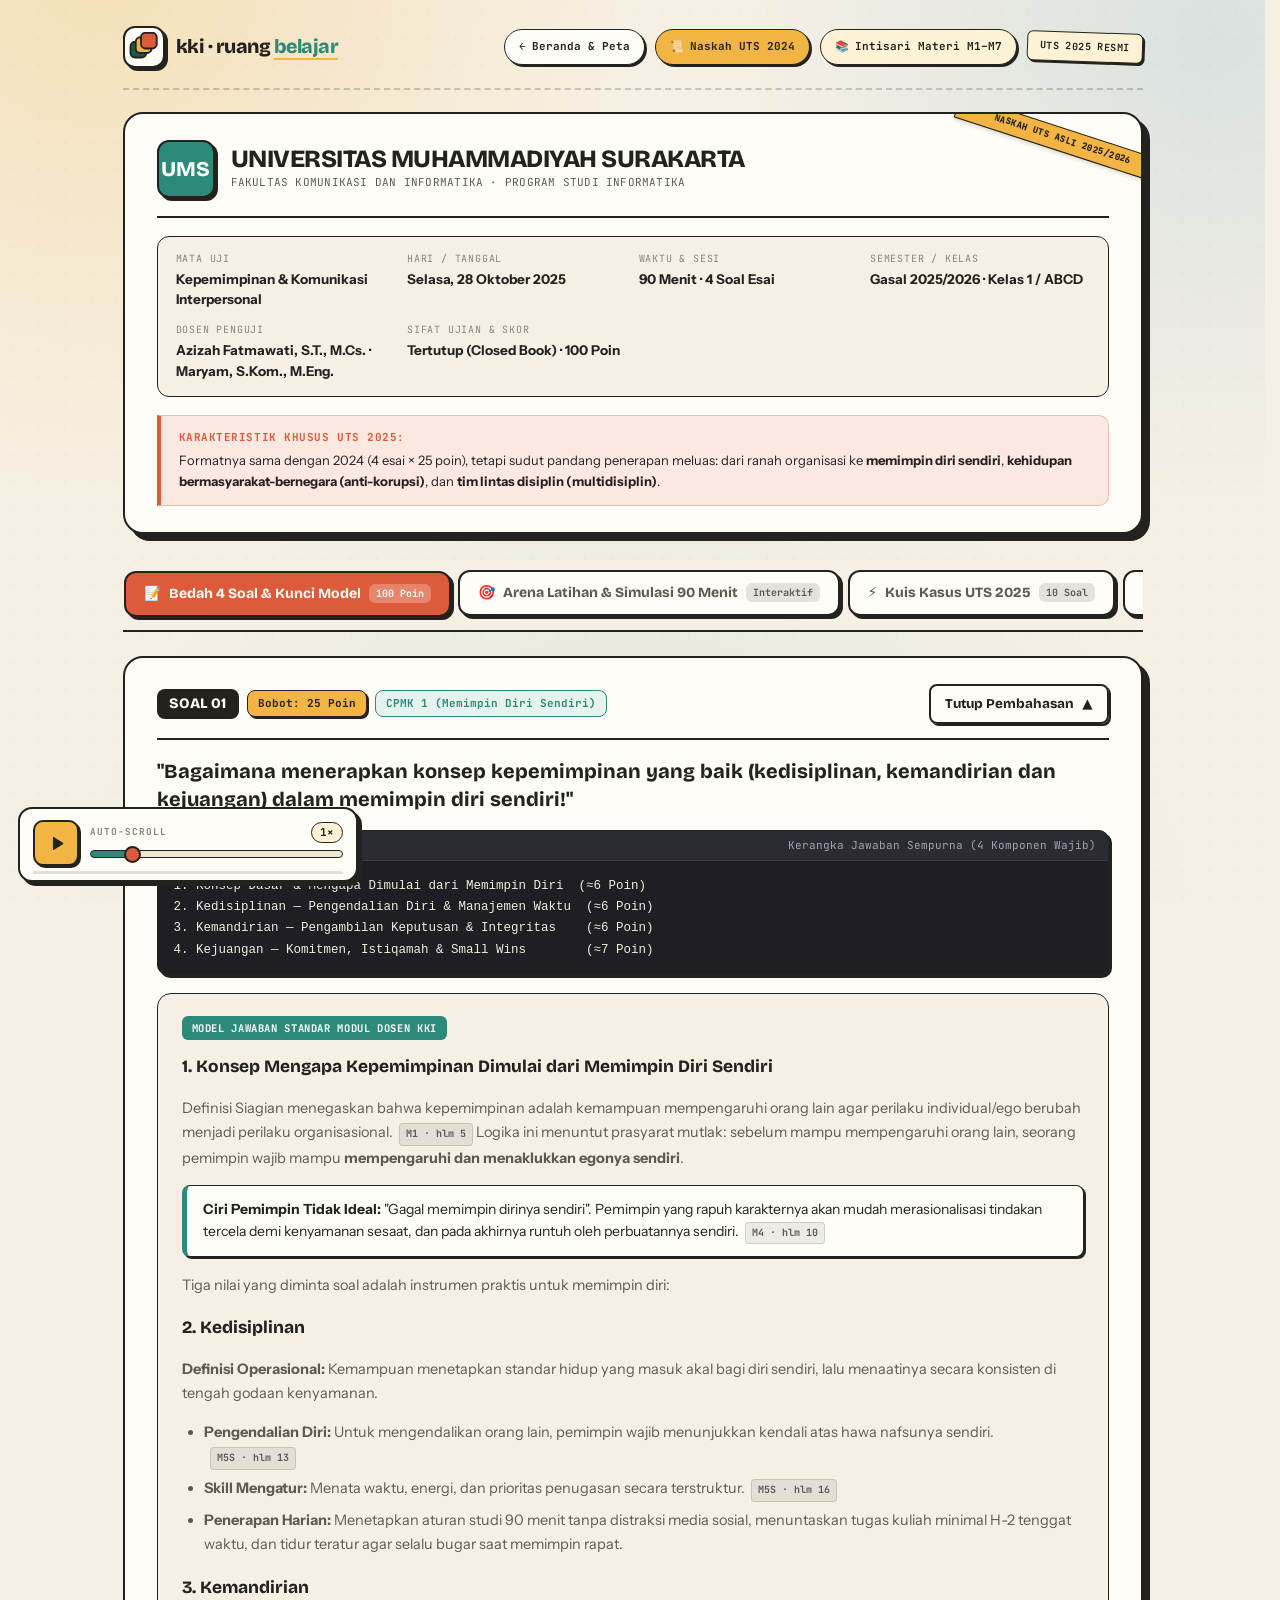
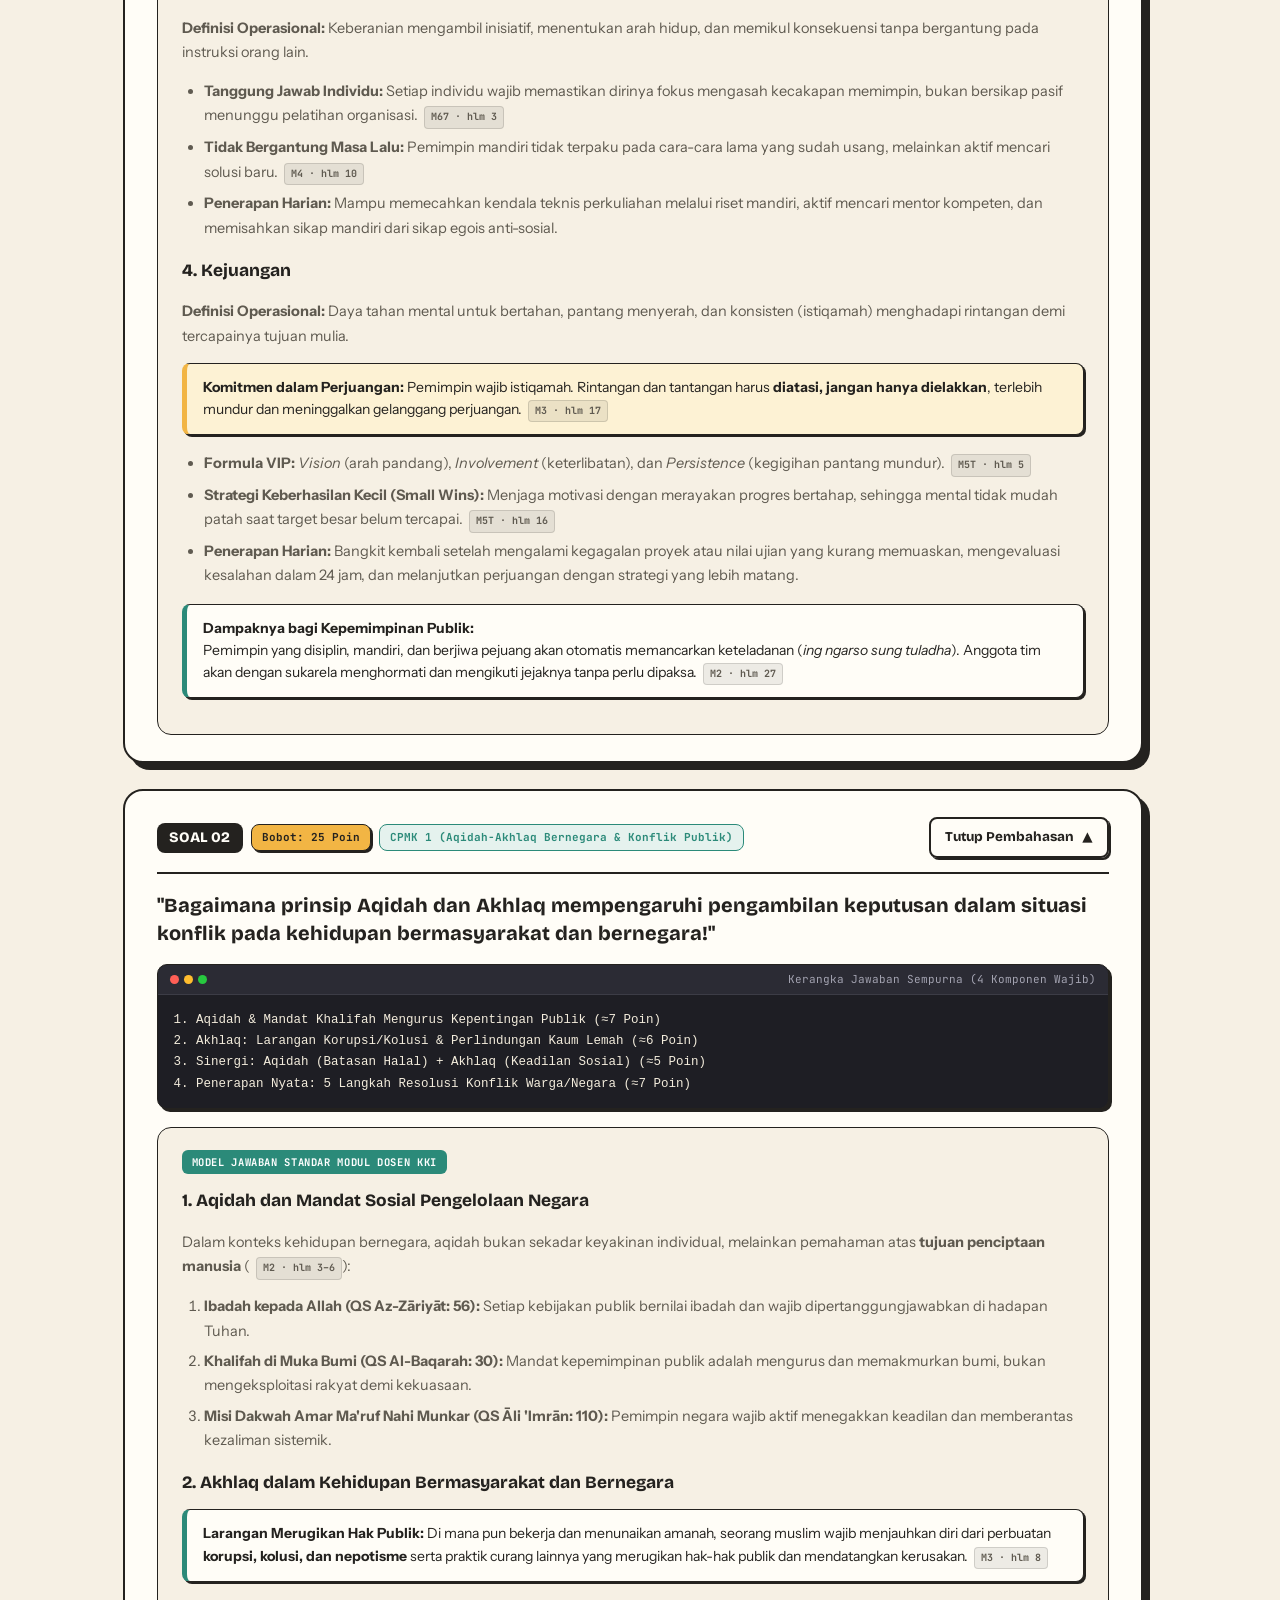
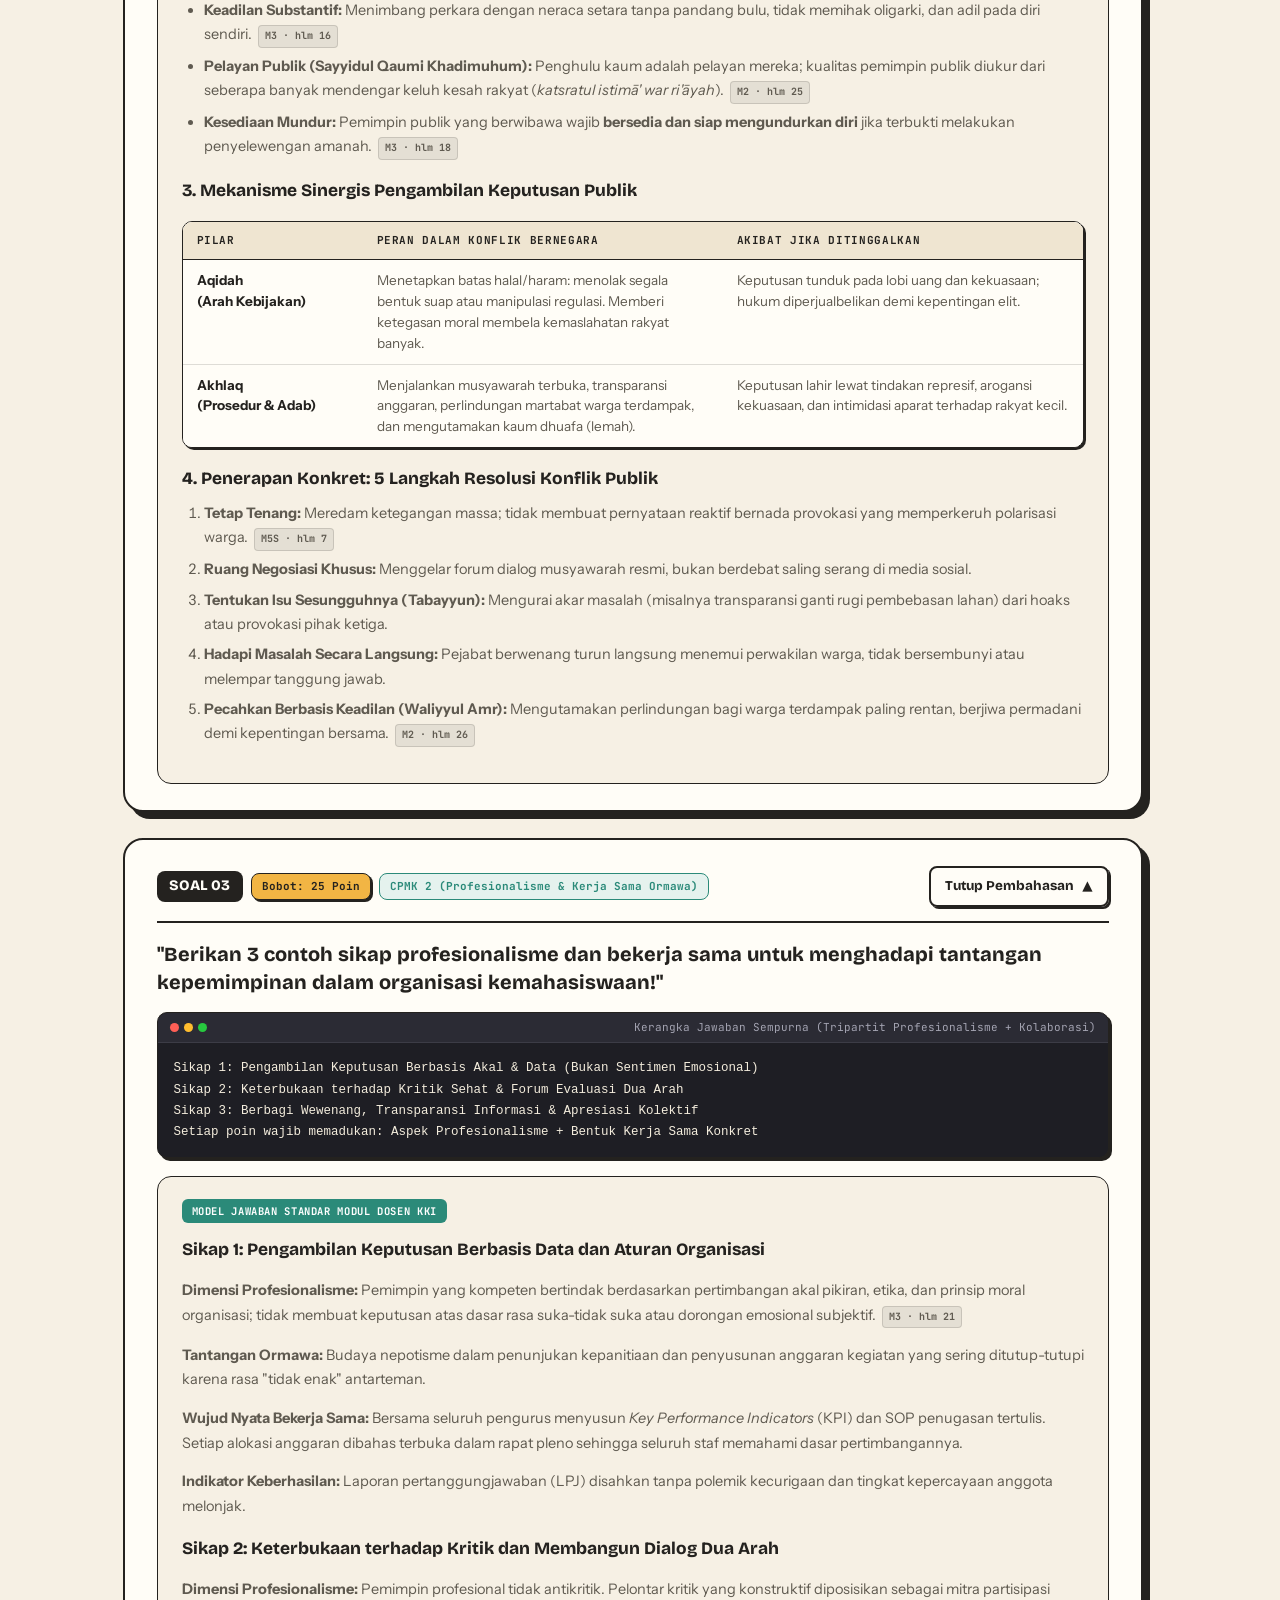
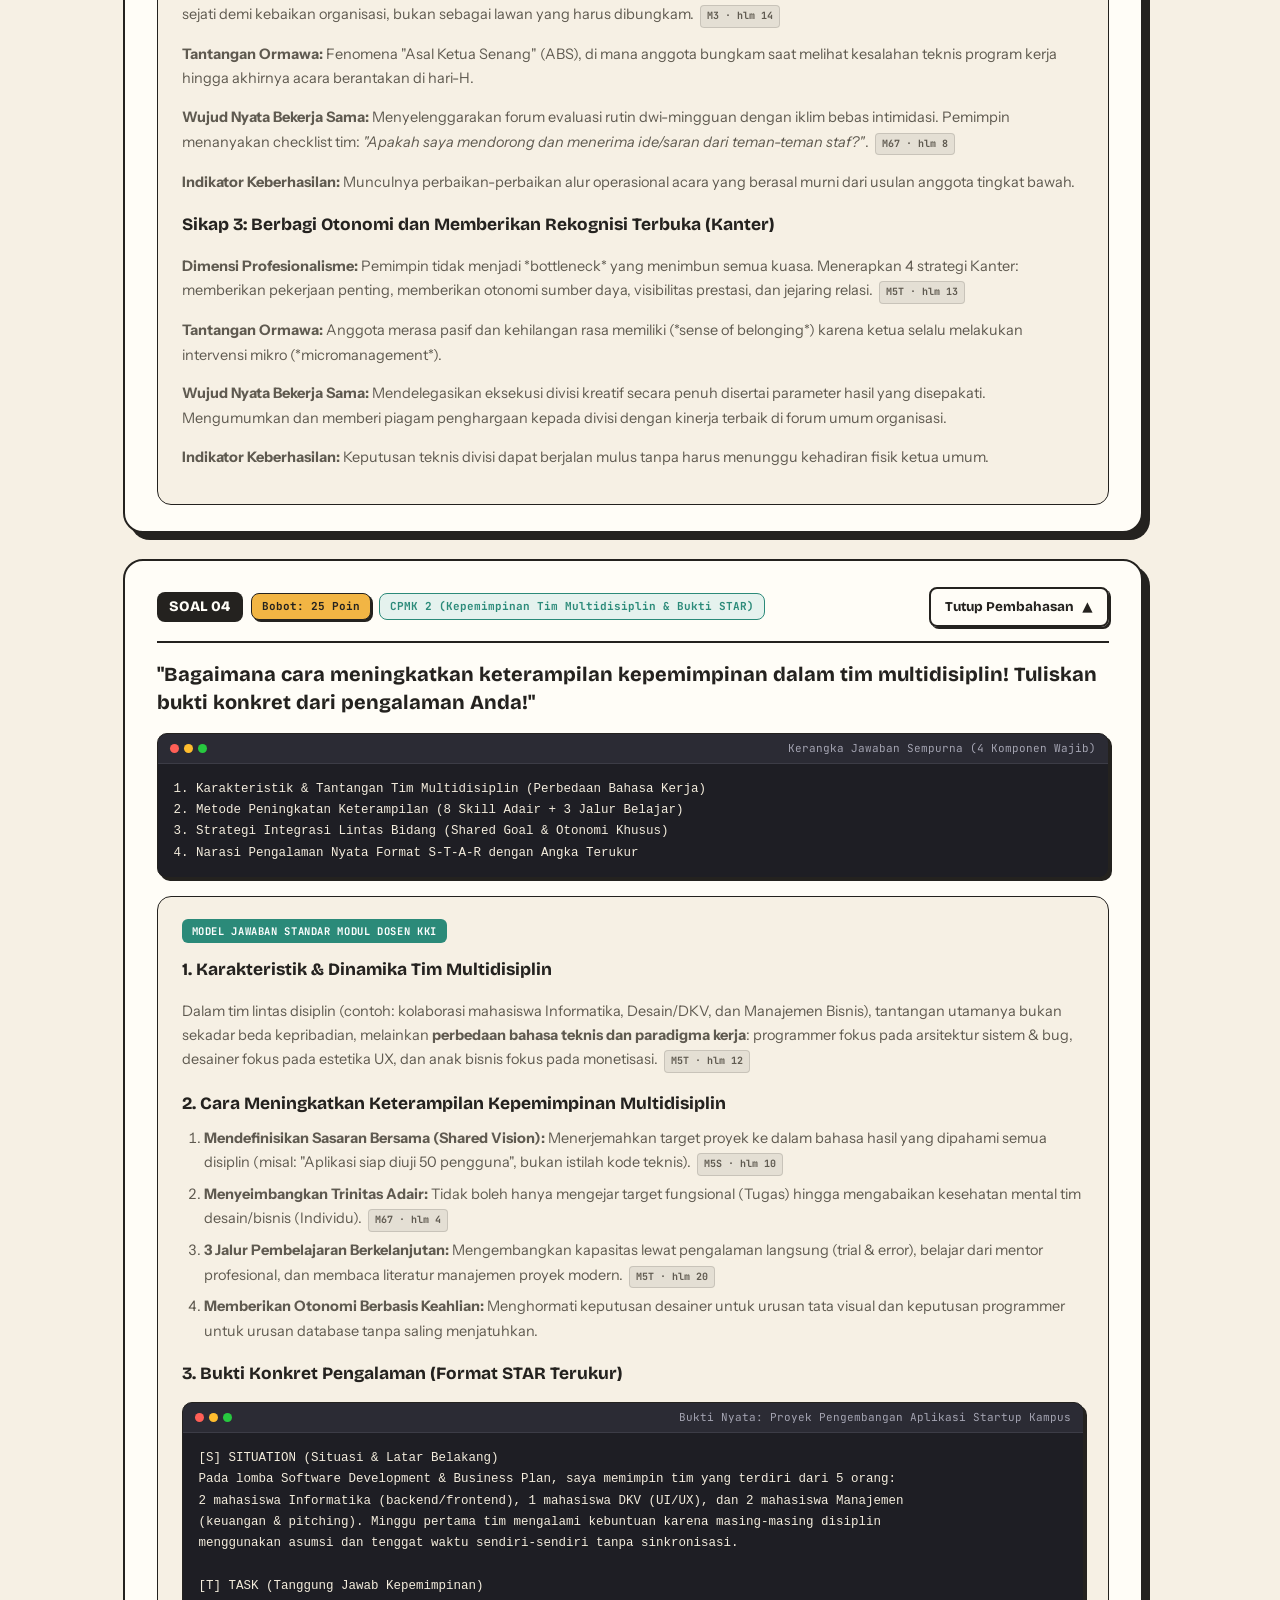
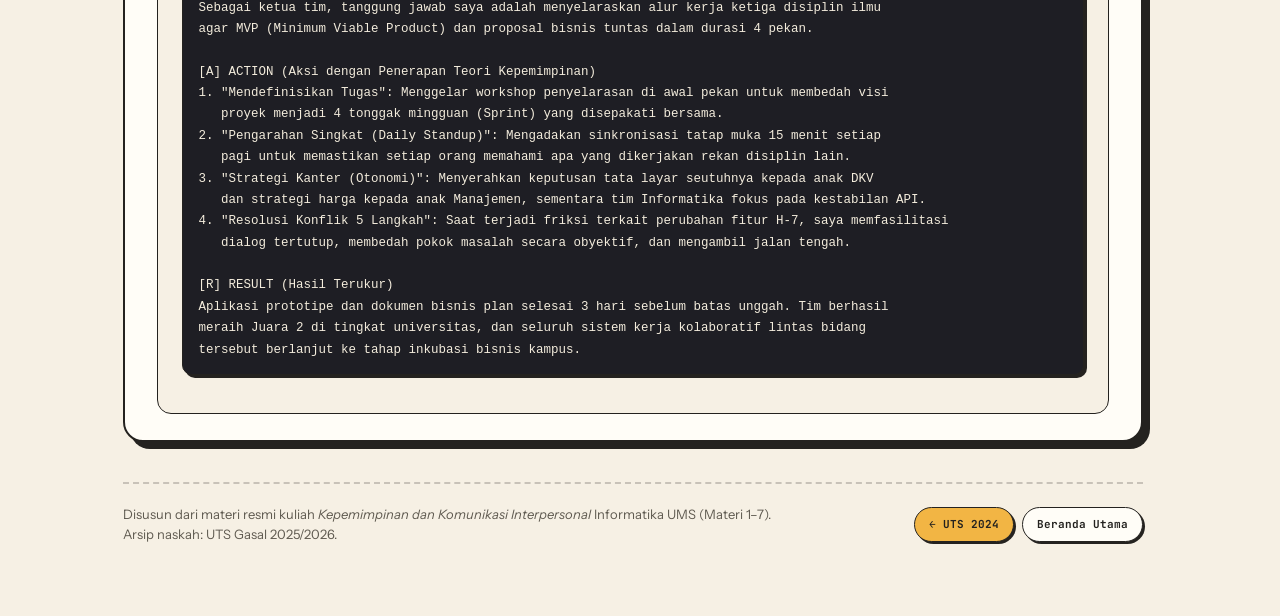
<file: uts-2025.html>
<!DOCTYPE html>
<html lang="id">
<head>
<meta charset="utf-8">
<meta name="viewport" content="width=device-width, initial-scale=1">
<title>Soal &amp; Pembahasan Resmi UTS KKI 2025/2026 — UMS</title>
<meta name="description" content="Halaman latihan dan pembahasan lengkap naskah asli UTS Gasal 2025/2026 Kepemimpinan dan Komunikasi Interpersonal (KKI) UMS. Dilengkapi simulator esai 90 menit, kuis 10 kasus interaktif, visualizer tim multidisiplin, dan kunci jawaban model dosen.">
<meta name="theme-color" content="#2b8a79">
<meta name="author" content="voltakyy">
<meta property="og:title" content="Soal &amp; Pembahasan Resmi UTS KKI 2025/2026 — UMS">
<meta property="og:description" content="Pembahasan naskah asli UTS KKI 2025/2026 UMS: Memimpin Diri Sendiri, Aqidah-Akhlaq Bernegara, Profesionalisme Ormawa, dan Tim Multidisiplin.">
<meta property="og:type" content="article">
<meta property="og:url" content="https://voltakyy.github.io/belajar-uts-kepemimpinan/uts-2025.html">
<meta property="og:image" content="https://voltakyy.github.io/belajar-uts-kepemimpinan/favicon.svg">
<meta name="twitter:card" content="summary">
<link rel="canonical" href="https://voltakyy.github.io/belajar-uts-kepemimpinan/uts-2025.html">
<link rel="icon" href="favicon.svg" type="image/svg+xml">
<link rel="preconnect" href="https://fonts.googleapis.com">
<link rel="preconnect" href="https://fonts.gstatic.com" crossorigin>
<link href="https://fonts.googleapis.com/css2?family=Bricolage+Grotesque:opsz,wght@12..96,400..800&family=Instrument+Sans:ital,wght@0,400..700;1,400..600&family=JetBrains+Mono:wght@400;500;600;700&display=swap" rel="stylesheet">
<link rel="stylesheet" href="styles.css">
</head>
<body class="has-autoscroll">
<a href="#main-content" class="skip-link">Lewati ke konten utama</a>

<main class="shell" id="main-content">

  <!-- ================= TOP HEADER ================= -->
  <header class="site-head">
    <a class="brand" href="index.html" aria-label="Kembali ke Beranda">
      <span class="brand-mark" aria-hidden="true">
        <svg viewBox="0 0 40 40" width="40" height="40">
          <rect x="2" y="13" width="21" height="21" rx="6" fill="#1e5b45" stroke="#24221f" stroke-width="2.5"/>
          <rect x="9" y="7" width="21" height="21" rx="6" fill="#f2b544" stroke="#24221f" stroke-width="2.5"/>
          <rect x="16" y="1" width="21" height="21" rx="6" fill="#dd5a3a" stroke="#24221f" stroke-width="2.5"/>
        </svg>
      </span>
      <span class="brand-text">kki · ruang <em>belajar</em></span>
    </a>
    
    <div class="exam-nav">
      <a href="index.html" class="nav-pill" title="Ke Beranda Utama">
        <span>←</span> Beranda &amp; Peta
      </a>
      <a href="uts-2024.html" class="nav-pill" style="background:var(--mustard);" title="Buka Naskah UTS 2024">
        <span>📜</span> Naskah UTS 2024
      </a>
      <a href="index.html#materi" class="nav-pill" style="background:var(--mustard-soft);" title="Lihat Ringkasan Materi Kuliah">
        <span>📚</span> Intisari Materi M1–M7
      </a>
      <span class="stamp-badge">UTS 2025 RESMI</span>
    </div>
  </header>

  <!-- ================= HERO & INFO NASKAH RESMI ================= -->
  <section class="official-header-card" data-stamp="NASKAH UTS ASLI 2025/2026">
    <div class="univ-brand">
      <div class="univ-logo-box">UMS</div>
      <div class="univ-titles">
        <h1>UNIVERSITAS MUHAMMADIYAH SURAKARTA</h1>
        <p>FAKULTAS KOMUNIKASI DAN INFORMATIKA · PROGRAM STUDI INFORMATIKA</p>
      </div>
    </div>

    <div class="exam-meta-grid">
      <div class="meta-item">
        <span class="meta-label">Mata Uji</span>
        <span class="meta-val">Kepemimpinan &amp; Komunikasi Interpersonal</span>
      </div>
      <div class="meta-item">
        <span class="meta-label">Hari / Tanggal</span>
        <span class="meta-val">Selasa, 28 Oktober 2025</span>
      </div>
      <div class="meta-item">
        <span class="meta-label">Waktu &amp; Sesi</span>
        <span class="meta-val">90 Menit · 4 Soal Esai</span>
      </div>
      <div class="meta-item">
        <span class="meta-label">Semester / Kelas</span>
        <span class="meta-val">Gasal 2025/2026 · Kelas 1 / ABCD</span>
      </div>
      <div class="meta-item">
        <span class="meta-label">Dosen Penguji</span>
        <span class="meta-val">Azizah Fatmawati, S.T., M.Cs. · Maryam, S.Kom., M.Eng.</span>
      </div>
      <div class="meta-item">
        <span class="meta-label">Sifat Ujian &amp; Skor</span>
        <span class="meta-val">Tertutup (Closed Book) · 100 Poin</span>
      </div>
    </div>

    <div class="guidance-box">
      <strong>Karakteristik Khusus UTS 2025:</strong>
      Formatnya sama dengan 2024 (4 esai × 25 poin), tetapi sudut pandang penerapan meluas: dari ranah organisasi ke <b>memimpin diri sendiri</b>, <b>kehidupan bermasyarakat-bernegara (anti-korupsi)</b>, dan <b>tim lintas disiplin (multidisiplin)</b>.
    </div>
  </section>

  <!-- ================= TABS NAVIGATION ================= -->
  <div class="exam-tabs-wrap">
    <div class="exam-tabs" role="tablist">
      <button class="tab-trigger active" onclick="switchExamTab('solusi', this)" role="tab" aria-selected="true">
        <span>📝</span> Bedah 4 Soal &amp; Kunci Model <span class="tab-badge">100 Poin</span>
      </button>
      <button class="tab-trigger" onclick="switchExamTab('latihan', this)" role="tab" aria-selected="false">
        <span>🎯</span> Arena Latihan &amp; Simulasi 90 Menit <span class="tab-badge">Interaktif</span>
      </button>
      <button class="tab-trigger" onclick="switchExamTab('kuis', this)" role="tab" aria-selected="false">
        <span>⚡</span> Kuis Kasus UTS 2025 <span class="tab-badge">10 Soal</span>
      </button>
      <button class="tab-trigger" onclick="switchExamTab('diagram', this)" role="tab" aria-selected="false">
        <span>📐</span> Visualizer Tim Multidisiplin <span class="tab-badge">Lab</span>
      </button>
      <button class="tab-trigger" onclick="switchExamTab('rubrik', this)" role="tab" aria-selected="false">
        <span>📊</span> Rubrik &amp; Komparasi 2024 vs 2025 <span class="tab-badge">Analisis</span>
      </button>
      <button class="tab-trigger" onclick="switchExamTab('cheatsheet', this)" role="tab" aria-selected="false">
        <span>🖨️</span> Catatan Ringkas A4 <span class="tab-badge">Siap Cetak</span>
      </button>
    </div>
  </div>

  <!-- ================= TAB 1: BEDAH 4 SOAL & KUNCI MODEL ================= -->
  <div id="pane-solusi" class="exam-pane active">

    <!-- SOAL 1 -->
    <article class="q-post" id="q1">
      <div class="q-post-header">
        <div class="q-badge-group">
          <span class="badge-qno">SOAL 01</span>
          <span class="badge-score">Bobot: 25 Poin</span>
          <span class="badge-cpmk">CPMK 1 (Memimpin Diri Sendiri)</span>
        </div>
        <button class="btn btn-small btn-ghost" onclick="toggleSolution('solCard1', this)">
          Tutup Pembahasan <span>▲</span>
        </button>
      </div>

      <h2 class="q-statement">
        "Bagaimana menerapkan konsep kepemimpinan yang baik (kedisiplinan, kemandirian dan kejuangan) dalam memimpin diri sendiri!"
      </h2>

      <div class="code-window">
        <div class="code-bar">
          <div class="code-dots"><span></span><span></span><span></span></div>
          <span>Kerangka Jawaban Sempurna (4 Komponen Wajib)</span>
        </div>
        <pre><code>1. Konsep Dasar &amp; Mengapa Dimulai dari Memimpin Diri  (≈6 Poin)
2. Kedisiplinan — Pengendalian Diri &amp; Manajemen Waktu  (≈6 Poin)
3. Kemandirian — Pengambilan Keputusan &amp; Integritas    (≈6 Poin)
4. Kejuangan — Komitmen, Istiqamah &amp; Small Wins        (≈7 Poin)</code></pre>
      </div>

      <div id="solCard1" class="solution-card">
        <span class="sol-tag">Model Jawaban Standar Modul Dosen KKI</span>
        <div class="sol-content">
          <h4>1. Konsep Mengapa Kepemimpinan Dimulai dari Memimpin Diri Sendiri</h4>
          <p>
            Definisi Siagian menegaskan bahwa kepemimpinan adalah kemampuan mempengaruhi orang lain agar perilaku individual/ego berubah menjadi perilaku organisasional.<span class="src-tag">M1 · hlm 5</span> Logika ini menuntut prasyarat mutlak: sebelum mampu mempengaruhi orang lain, seorang pemimpin wajib mampu <b>mempengaruhi dan menaklukkan egonya sendiri</b>.
          </p>
          <div class="def-box">
            <b>Ciri Pemimpin Tidak Ideal:</b> "Gagal memimpin dirinya sendiri". Pemimpin yang rapuh karakternya akan mudah merasionalisasi tindakan tercela demi kenyamanan sesaat, dan pada akhirnya runtuh oleh perbuatannya sendiri.<span class="src-tag">M4 · hlm 10</span>
          </div>
          <p>Tiga nilai yang diminta soal adalah instrumen praktis untuk memimpin diri:</p>

          <h4>2. Kedisiplinan</h4>
          <p><b>Definisi Operasional:</b> Kemampuan menetapkan standar hidup yang masuk akal bagi diri sendiri, lalu menaatinya secara konsisten di tengah godaan kenyamanan.</p>
          <ul>
            <li><b>Pengendalian Diri:</b> Untuk mengendalikan orang lain, pemimpin wajib menunjukkan kendali atas hawa nafsunya sendiri.<span class="src-tag">M5S · hlm 13</span></li>
            <li><b>Skill Mengatur:</b> Menata waktu, energi, dan prioritas penugasan secara terstruktur.<span class="src-tag">M5S · hlm 16</span></li>
            <li><b>Penerapan Harian:</b> Menetapkan aturan studi 90 menit tanpa distraksi media sosial, menuntaskan tugas kuliah minimal H-2 tenggat waktu, dan tidur teratur agar selalu bugar saat memimpin rapat.</li>
          </ul>

          <h4>3. Kemandirian</h4>
          <p><b>Definisi Operasional:</b> Keberanian mengambil inisiatif, menentukan arah hidup, dan memikul konsekuensi tanpa bergantung pada instruksi orang lain.</p>
          <ul>
            <li><b>Tanggung Jawab Individu:</b> Setiap individu wajib memastikan dirinya fokus mengasah kecakapan memimpin, bukan bersikap pasif menunggu pelatihan organisasi.<span class="src-tag">M67 · hlm 3</span></li>
            <li><b>Tidak Bergantung Masa Lalu:</b> Pemimpin mandiri tidak terpaku pada cara-cara lama yang sudah usang, melainkan aktif mencari solusi baru.<span class="src-tag">M4 · hlm 10</span></li>
            <li><b>Penerapan Harian:</b> Mampu memecahkan kendala teknis perkuliahan melalui riset mandiri, aktif mencari mentor kompeten, dan memisahkan sikap mandiri dari sikap egois anti-sosial.</li>
          </ul>

          <h4>4. Kejuangan</h4>
          <p><b>Definisi Operasional:</b> Daya tahan mental untuk bertahan, pantang menyerah, dan konsisten (istiqamah) menghadapi rintangan demi tercapainya tujuan mulia.</p>
          <div class="def-box gold">
            <b>Komitmen dalam Perjuangan:</b> Pemimpin wajib istiqamah. Rintangan dan tantangan harus <b>diatasi, jangan hanya dielakkan</b>, terlebih mundur dan meninggalkan gelanggang perjuangan.<span class="src-tag">M3 · hlm 17</span>
          </div>
          <ul>
            <li><b>Formula VIP:</b> <i>Vision</i> (arah pandang), <i>Involvement</i> (keterlibatan), dan <i>Persistence</i> (kegigihan pantang mundur).<span class="src-tag">M5T · hlm 5</span></li>
            <li><b>Strategi Keberhasilan Kecil (Small Wins):</b> Menjaga motivasi dengan merayakan progres bertahap, sehingga mental tidak mudah patah saat target besar belum tercapai.<span class="src-tag">M5T · hlm 16</span></li>
            <li><b>Penerapan Harian:</b> Bangkit kembali setelah mengalami kegagalan proyek atau nilai ujian yang kurang memuaskan, mengevaluasi kesalahan dalam 24 jam, dan melanjutkan perjuangan dengan strategi yang lebih matang.</li>
          </ul>

          <div class="def-box">
            <b>Dampaknya bagi Kepemimpinan Publik:</b><br>
            Pemimpin yang disiplin, mandiri, dan berjiwa pejuang akan otomatis memancarkan keteladanan (<i>ing ngarso sung tuladha</i>). Anggota tim akan dengan sukarela menghormati dan mengikuti jejaknya tanpa perlu dipaksa.<span class="src-tag">M2 · hlm 27</span>
          </div>
        </div>
      </div>
    </article>

    <!-- SOAL 2 -->
    <article class="q-post" id="q2">
      <div class="q-post-header">
        <div class="q-badge-group">
          <span class="badge-qno">SOAL 02</span>
          <span class="badge-score">Bobot: 25 Poin</span>
          <span class="badge-cpmk">CPMK 1 (Aqidah-Akhlaq Bernegara &amp; Konflik Publik)</span>
        </div>
        <button class="btn btn-small btn-ghost" onclick="toggleSolution('solCard2', this)">
          Tutup Pembahasan <span>▲</span>
        </button>
      </div>

      <h2 class="q-statement">
        "Bagaimana prinsip Aqidah dan Akhlaq mempengaruhi pengambilan keputusan dalam situasi konflik pada kehidupan bermasyarakat dan bernegara!"
      </h2>

      <div class="code-window">
        <div class="code-bar">
          <div class="code-dots"><span></span><span></span><span></span></div>
          <span>Kerangka Jawaban Sempurna (4 Komponen Wajib)</span>
        </div>
        <pre><code>1. Aqidah &amp; Mandat Khalifah Mengurus Kepentingan Publik (≈7 Poin)
2. Akhlaq: Larangan Korupsi/Kolusi &amp; Perlindungan Kaum Lemah (≈6 Poin)
3. Sinergi: Aqidah (Batasan Halal) + Akhlaq (Keadilan Sosial) (≈5 Poin)
4. Penerapan Nyata: 5 Langkah Resolusi Konflik Warga/Negara (≈7 Poin)</code></pre>
      </div>

      <div id="solCard2" class="solution-card">
        <span class="sol-tag">Model Jawaban Standar Modul Dosen KKI</span>
        <div class="sol-content">
          <h4>1. Aqidah dan Mandat Sosial Pengelolaan Negara</h4>
          <p>
            Dalam konteks kehidupan bernegara, aqidah bukan sekadar keyakinan individual, melainkan pemahaman atas <b>tujuan penciptaan manusia</b> (<span class="src-tag">M2 · hlm 3–6</span>):
          </p>
          <ol>
            <li><b>Ibadah kepada Allah (QS Az-Zāriyāt: 56):</b> Setiap kebijakan publik bernilai ibadah dan wajib dipertanggungjawabkan di hadapan Tuhan.</li>
            <li><b>Khalifah di Muka Bumi (QS Al-Baqarah: 30):</b> Mandat kepemimpinan publik adalah mengurus dan memakmurkan bumi, bukan mengeksploitasi rakyat demi kekuasaan.</li>
            <li><b>Misi Dakwah Amar Ma'ruf Nahi Munkar (QS Āli 'Imrān: 110):</b> Pemimpin negara wajib aktif menegakkan keadilan dan memberantas kezaliman sistemik.</li>
          </ol>

          <h4>2. Akhlaq dalam Kehidupan Bermasyarakat dan Bernegara</h4>
          <div class="def-box">
            <b>Larangan Merugikan Hak Publik:</b> Di mana pun bekerja dan menunaikan amanah, seorang muslim wajib menjauhkan diri dari perbuatan <b>korupsi, kolusi, dan nepotisme</b> serta praktik curang lainnya yang merugikan hak-hak publik dan mendatangkan kerusakan.<span class="src-tag">M3 · hlm 8</span>
          </div>
          <ul>
            <li><b>Keadilan Substantif:</b> Menimbang perkara dengan neraca setara tanpa pandang bulu, tidak memihak oligarki, dan adil pada diri sendiri.<span class="src-tag">M3 · hlm 16</span></li>
            <li><b>Pelayan Publik (Sayyidul Qaumi Khadimuhum):</b> Penghulu kaum adalah pelayan mereka; kualitas pemimpin publik diukur dari seberapa banyak mendengar keluh kesah rakyat (<i>katsratul istimā' war ri'āyah</i>).<span class="src-tag">M2 · hlm 25</span></li>
            <li><b>Kesediaan Mundur:</b> Pemimpin publik yang berwibawa wajib <b>bersedia dan siap mengundurkan diri</b> jika terbukti melakukan penyelewengan amanah.<span class="src-tag">M3 · hlm 18</span></li>
          </ul>

          <h4>3. Mekanisme Sinergis Pengambilan Keputusan Publik</h4>
          <div class="rubrik-table-wrap">
            <table class="rubrik-table">
              <thead>
                <tr>
                  <th style="width:20%;">Pilar</th>
                  <th style="width:40%;">Peran dalam Konflik Bernegara</th>
                  <th>Akibat Jika Ditinggalkan</th>
                </tr>
              </thead>
              <tbody>
                <tr>
                  <td><b>Aqidah</b><br>(Arah Kebijakan)</td>
                  <td>Menetapkan batas halal/haram: menolak segala bentuk suap atau manipulasi regulasi. Memberi ketegasan moral membela kemaslahatan rakyat banyak.</td>
                  <td>Keputusan tunduk pada lobi uang dan kekuasaan; hukum diperjualbelikan demi kepentingan elit.</td>
                </tr>
                <tr>
                  <td><b>Akhlaq</b><br>(Prosedur &amp; Adab)</td>
                  <td>Menjalankan musyawarah terbuka, transparansi anggaran, perlindungan martabat warga terdampak, dan mengutamakan kaum dhuafa (lemah).</td>
                  <td>Keputusan lahir lewat tindakan represif, arogansi kekuasaan, dan intimidasi aparat terhadap rakyat kecil.</td>
                </tr>
              </tbody>
            </table>
          </div>

          <h4>4. Penerapan Konkret: 5 Langkah Resolusi Konflik Publik</h4>
          <ol>
            <li><b>Tetap Tenang:</b> Meredam ketegangan massa; tidak membuat pernyataan reaktif bernada provokasi yang memperkeruh polarisasi warga.<span class="src-tag">M5S · hlm 7</span></li>
            <li><b>Ruang Negosiasi Khusus:</b> Menggelar forum dialog musyawarah resmi, bukan berdebat saling serang di media sosial.</li>
            <li><b>Tentukan Isu Sesungguhnya (Tabayyun):</b> Mengurai akar masalah (misalnya transparansi ganti rugi pembebasan lahan) dari hoaks atau provokasi pihak ketiga.</li>
            <li><b>Hadapi Masalah Secara Langsung:</b> Pejabat berwenang turun langsung menemui perwakilan warga, tidak bersembunyi atau melempar tanggung jawab.</li>
            <li><b>Pecahkan Berbasis Keadilan (Waliyyul Amr):</b> Mengutamakan perlindungan bagi warga terdampak paling rentan, berjiwa permadani demi kepentingan bersama.<span class="src-tag">M2 · hlm 26</span></li>
          </ol>
        </div>
      </div>
    </article>

    <!-- SOAL 3 -->
    <article class="q-post" id="q3">
      <div class="q-post-header">
        <div class="q-badge-group">
          <span class="badge-qno">SOAL 03</span>
          <span class="badge-score">Bobot: 25 Poin</span>
          <span class="badge-cpmk">CPMK 2 (Profesionalisme &amp; Kerja Sama Ormawa)</span>
        </div>
        <button class="btn btn-small btn-ghost" onclick="toggleSolution('solCard3', this)">
          Tutup Pembahasan <span>▲</span>
        </button>
      </div>

      <h2 class="q-statement">
        "Berikan 3 contoh sikap profesionalisme dan bekerja sama untuk menghadapi tantangan kepemimpinan dalam organisasi kemahasiswaan!"
      </h2>

      <div class="code-window">
        <div class="code-bar">
          <div class="code-dots"><span></span><span></span><span></span></div>
          <span>Kerangka Jawaban Sempurna (Tripartit Profesionalisme + Kolaborasi)</span>
        </div>
        <pre><code>Sikap 1: Pengambilan Keputusan Berbasis Akal &amp; Data (Bukan Sentimen Emosional)
Sikap 2: Keterbukaan terhadap Kritik Sehat &amp; Forum Evaluasi Dua Arah
Sikap 3: Berbagi Wewenang, Transparansi Informasi &amp; Apresiasi Kolektif
Setiap poin wajib memadukan: Aspek Profesionalisme + Bentuk Kerja Sama Konkret</code></pre>
      </div>

      <div id="solCard3" class="solution-card">
        <span class="sol-tag">Model Jawaban Standar Modul Dosen KKI</span>
        <div class="sol-content">
          <h4>Sikap 1: Pengambilan Keputusan Berbasis Data dan Aturan Organisasi</h4>
          <p>
            <b>Dimensi Profesionalisme:</b> Pemimpin yang kompeten bertindak berdasarkan pertimbangan akal pikiran, etika, dan prinsip moral organisasi; tidak membuat keputusan atas dasar rasa suka-tidak suka atau dorongan emosional subjektif.<span class="src-tag">M3 · hlm 21</span>
          </p>
          <p>
            <b>Tantangan Ormawa:</b> Budaya nepotisme dalam penunjukan kepanitiaan dan penyusunan anggaran kegiatan yang sering ditutup-tutupi karena rasa "tidak enak" antarteman.
          </p>
          <p>
            <b>Wujud Nyata Bekerja Sama:</b> Bersama seluruh pengurus menyusun <i>Key Performance Indicators</i> (KPI) dan SOP penugasan tertulis. Setiap alokasi anggaran dibahas terbuka dalam rapat pleno sehingga seluruh staf memahami dasar pertimbangannya.
          </p>
          <p><b>Indikator Keberhasilan:</b> Laporan pertanggungjawaban (LPJ) disahkan tanpa polemik kecurigaan dan tingkat kepercayaan anggota melonjak.</p>

          <h4>Sikap 2: Keterbukaan terhadap Kritik dan Membangun Dialog Dua Arah</h4>
          <p>
            <b>Dimensi Profesionalisme:</b> Pemimpin profesional tidak antikritik. Pelontar kritik yang konstruktif diposisikan sebagai mitra partisipasi sejati demi kebaikan organisasi, bukan sebagai lawan yang harus dibungkam.<span class="src-tag">M3 · hlm 14</span>
          </p>
          <p>
            <b>Tantangan Ormawa:</b> Fenomena "Asal Ketua Senang" (ABS), di mana anggota bungkam saat melihat kesalahan teknis program kerja hingga akhirnya acara berantakan di hari-H.
          </p>
          <p>
            <b>Wujud Nyata Bekerja Sama:</b> Menyelenggarakan forum evaluasi rutin dwi-mingguan dengan iklim bebas intimidasi. Pemimpin menanyakan checklist tim: <i>"Apakah saya mendorong dan menerima ide/saran dari teman-teman staf?"</i>.<span class="src-tag">M67 · hlm 8</span>
          </p>
          <p><b>Indikator Keberhasilan:</b> Munculnya perbaikan-perbaikan alur operasional acara yang berasal murni dari usulan anggota tingkat bawah.</p>

          <h4>Sikap 3: Berbagi Otonomi dan Memberikan Rekognisi Terbuka (Kanter)</h4>
          <p>
            <b>Dimensi Profesionalisme:</b> Pemimpin tidak menjadi *bottleneck* yang menimbun semua kuasa. Menerapkan 4 strategi Kanter: memberikan pekerjaan penting, memberikan otonomi sumber daya, visibilitas prestasi, dan jejaring relasi.<span class="src-tag">M5T · hlm 13</span>
          </p>
          <p>
            <b>Tantangan Ormawa:</b> Anggota merasa pasif dan kehilangan rasa memiliki (*sense of belonging*) karena ketua selalu melakukan intervensi mikro (*micromanagement*).
          </p>
          <p>
            <b>Wujud Nyata Bekerja Sama:</b> Mendelegasikan eksekusi divisi kreatif secara penuh disertai parameter hasil yang disepakati. Mengumumkan dan memberi piagam penghargaan kepada divisi dengan kinerja terbaik di forum umum organisasi.
          </p>
          <p><b>Indikator Keberhasilan:</b> Keputusan teknis divisi dapat berjalan mulus tanpa harus menunggu kehadiran fisik ketua umum.</p>
        </div>
      </div>
    </article>

    <!-- SOAL 4 -->
    <article class="q-post" id="q4">
      <div class="q-post-header">
        <div class="q-badge-group">
          <span class="badge-qno">SOAL 04</span>
          <span class="badge-score">Bobot: 25 Poin</span>
          <span class="badge-cpmk">CPMK 2 (Kepemimpinan Tim Multidisiplin &amp; Bukti STAR)</span>
        </div>
        <button class="btn btn-small btn-ghost" onclick="toggleSolution('solCard4', this)">
          Tutup Pembahasan <span>▲</span>
        </button>
      </div>

      <h2 class="q-statement">
        "Bagaimana cara meningkatkan keterampilan kepemimpinan dalam tim multidisiplin! Tuliskan bukti konkret dari pengalaman Anda!"
      </h2>

      <div class="code-window">
        <div class="code-bar">
          <div class="code-dots"><span></span><span></span><span></span></div>
          <span>Kerangka Jawaban Sempurna (4 Komponen Wajib)</span>
        </div>
        <pre><code>1. Karakteristik &amp; Tantangan Tim Multidisiplin (Perbedaan Bahasa Kerja)
2. Metode Peningkatan Keterampilan (8 Skill Adair + 3 Jalur Belajar)
3. Strategi Integrasi Lintas Bidang (Shared Goal &amp; Otonomi Khusus)
4. Narasi Pengalaman Nyata Format S-T-A-R dengan Angka Terukur</code></pre>
      </div>

      <div id="solCard4" class="solution-card">
        <span class="sol-tag">Model Jawaban Standar Modul Dosen KKI</span>
        <div class="sol-content">
          <h4>1. Karakteristik &amp; Dinamika Tim Multidisiplin</h4>
          <p>
            Dalam tim lintas disiplin (contoh: kolaborasi mahasiswa Informatika, Desain/DKV, dan Manajemen Bisnis), tantangan utamanya bukan sekadar beda kepribadian, melainkan <b>perbedaan bahasa teknis dan paradigma kerja</b>: programmer fokus pada arsitektur sistem &amp; bug, desainer fokus pada estetika UX, dan anak bisnis fokus pada monetisasi.<span class="src-tag">M5T · hlm 12</span>
          </p>

          <h4>2. Cara Meningkatkan Keterampilan Kepemimpinan Multidisiplin</h4>
          <ol>
            <li><b>Mendefinisikan Sasaran Bersama (Shared Vision):</b> Menerjemahkan target proyek ke dalam bahasa hasil yang dipahami semua disiplin (misal: "Aplikasi siap diuji 50 pengguna", bukan istilah kode teknis).<span class="src-tag">M5S · hlm 10</span></li>
            <li><b>Menyeimbangkan Trinitas Adair:</b> Tidak boleh hanya mengejar target fungsional (Tugas) hingga mengabaikan kesehatan mental tim desain/bisnis (Individu).<span class="src-tag">M67 · hlm 4</span></li>
            <li><b>3 Jalur Pembelajaran Berkelanjutan:</b> Mengembangkan kapasitas lewat pengalaman langsung (trial &amp; error), belajar dari mentor profesional, dan membaca literatur manajemen proyek modern.<span class="src-tag">M5T · hlm 20</span></li>
            <li><b>Memberikan Otonomi Berbasis Keahlian:</b> Menghormati keputusan desainer untuk urusan tata visual dan keputusan programmer untuk urusan database tanpa saling menjatuhkan.</li>
          </ol>

          <h4>3. Bukti Konkret Pengalaman (Format STAR Terukur)</h4>
          <div class="code-window">
            <div class="code-bar">
              <div class="code-dots"><span></span><span></span><span></span></div>
              <span>Bukti Nyata: Proyek Pengembangan Aplikasi Startup Kampus</span>
            </div>
            <pre><code>[S] SITUATION (Situasi & Latar Belakang)
Pada lomba Software Development & Business Plan, saya memimpin tim yang terdiri dari 5 orang: 
2 mahasiswa Informatika (backend/frontend), 1 mahasiswa DKV (UI/UX), dan 2 mahasiswa Manajemen 
(keuangan & pitching). Minggu pertama tim mengalami kebuntuan karena masing-masing disiplin 
menggunakan asumsi dan tenggat waktu sendiri-sendiri tanpa sinkronisasi.

[T] TASK (Tanggung Jawab Kepemimpinan)
Sebagai ketua tim, tanggung jawab saya adalah menyelaraskan alur kerja ketiga disiplin ilmu 
agar MVP (Minimum Viable Product) dan proposal bisnis tuntas dalam durasi 4 pekan.

[A] ACTION (Aksi dengan Penerapan Teori Kepemimpinan)
1. "Mendefinisikan Tugas": Menggelar workshop penyelarasan di awal pekan untuk membedah visi 
   proyek menjadi 4 tonggak mingguan (Sprint) yang disepakati bersama.
2. "Pengarahan Singkat (Daily Standup)": Mengadakan sinkronisasi tatap muka 15 menit setiap 
   pagi untuk memastikan setiap orang memahami apa yang dikerjakan rekan disiplin lain.
3. "Strategi Kanter (Otonomi)": Menyerahkan keputusan tata layar seutuhnya kepada anak DKV 
   dan strategi harga kepada anak Manajemen, sementara tim Informatika fokus pada kestabilan API.
4. "Resolusi Konflik 5 Langkah": Saat terjadi friksi terkait perubahan fitur H-7, saya memfasilitasi 
   dialog tertutup, membedah pokok masalah secara obyektif, dan mengambil jalan tengah.

[R] RESULT (Hasil Terukur)
Aplikasi prototipe dan dokumen bisnis plan selesai 3 hari sebelum batas unggah. Tim berhasil 
meraih Juara 2 di tingkat universitas, dan seluruh sistem kerja kolaboratif lintas bidang 
tersebut berlanjut ke tahap inkubasi bisnis kampus.</code></pre>
          </div>
        </div>
      </div>
    </article>

  </div>

  <!-- ================= TAB 2: ARENA LATIHAN & SIMULASI 90 MENIT ================= -->
  <div id="pane-latihan" class="exam-pane">

    <!-- Sticky Live Score Summary -->
    <div class="exam-score-bar">
      <div class="score-info">
        <h3>SIMULASI MANDIRI UTS KKI 2025</h3>
        <p>Timer berjalan 90 menit · Nilai tersimpan otomatis di perangkatmu</p>
      </div>
      <div class="score-tally-box">
        <div>
          <span style="font-size:11px; font-family:var(--mono); text-transform:uppercase; color:rgba(36,34,31,.7);">Total Skor</span>
          <div class="score-big-num"><span id="liveTotalScore">0</span> <small style="font-size:16px;">/ 100</small></div>
        </div>
        <div id="liveGradePill" class="grade-pill">PREDIKSI NILAI: D/E (BELUM DIMULAI)</div>
      </div>
    </div>

    <!-- Timer Control -->
    <div class="timer-box">
      <div style="display:flex; align-items:center; gap:8px;">
        <span style="font-size:12px; font-family:var(--mono); text-transform:uppercase; color:var(--ink-soft);">Sisa Waktu:</span>
        <div id="examTimer" class="timer-num">90:00</div>
      </div>
      <div style="display:flex; gap:8px; flex-wrap:wrap;">
        <button id="btnTimerStart" class="btn btn-small btn-primary" onclick="toggleExamTimer()">Mulai Timer</button>
        <button id="btnTimerReset" class="btn btn-small btn-ghost" onclick="resetExamTimer()">Reset Waktu</button>
      </div>
      <span id="timerStatusMsg" style="font-family:var(--mono); font-size:12px; color:var(--ink-soft); margin-left:auto;">
        Status: Menunggu waktu pengerjaan dimulai.
      </span>
    </div>

    <!-- Essay 1 -->
    <div class="essay-sim-card">
      <div class="q-post-header" style="margin-bottom:12px; padding-bottom:8px;">
        <span class="badge-qno">SOAL 01</span>
        <span class="badge-score">Bobot Maksimal: 25 Poin</span>
      </div>
      <h3 style="font-size:1.1rem; margin:0 0 8px; font-family:var(--display);">
        1. Bagaimana menerapkan konsep kepemimpinan yang baik (kedisiplinan, kemandirian dan kejuangan) dalam memimpin diri sendiri!
      </h3>
      <textarea id="essay1" class="sim-textarea" placeholder="Ketik jawaban latihanmu di sini... Pola: Mengapa memimpin diri adalah prasyarat (Siagian/M4) → Kedisiplinan (waktu & aturan) → Kemandirian (inisiatif) → Kejuangan (istiqamah & small wins)..."></textarea>
      <div class="sim-actions">
        <div class="score-slider-wrap">
          <label for="scoreRange1" style="font-size:12px; font-family:var(--mono); font-weight:700;">Nilai Mandiri:</label>
          <input type="range" id="scoreRange1" min="0" max="25" value="0" oninput="updateLiveSimScore()">
          <span id="scoreText1" class="score-val-badge">0 / 25</span>
        </div>
        <button class="btn btn-small btn-ghost" onclick="toggleSimBenchmark('bench1', this)">Bandingkan Kunci <span>👁️</span></button>
      </div>
      <div id="bench1" class="solution-card" style="display:none; margin-top:14px;">
        <strong>Kunci Singkat Pengecekan Mandiri:</strong>
        <p style="font-size:13px; margin:4px 0;">Cek: (1) Siagian: ubah egois jadi terarah, gagal pimpin diri = kehancuran pemimpin, (2) Disiplin: pengendalian diri (M5S), aturan masuk akal (M67), (3) Mandiri: inisiatif belajar bukan tunggu disuruh, (4) Juang: istiqamah atasi halangan jangan dielakkan (M3), small wins (M5T).</p>
      </div>
    </div>

    <!-- Essay 2 -->
    <div class="essay-sim-card">
      <div class="q-post-header" style="margin-bottom:12px; padding-bottom:8px;">
        <span class="badge-qno">SOAL 02</span>
        <span class="badge-score">Bobot Maksimal: 25 Poin</span>
      </div>
      <h3 style="font-size:1.1rem; margin:0 0 8px; font-family:var(--display);">
        2. Bagaimana prinsip Aqidah dan Akhlaq mempengaruhi pengambilan keputusan dalam situasi konflik pada kehidupan bermasyarakat dan bernegara!
      </h3>
      <textarea id="essay2" class="sim-textarea" placeholder="Ketik jawaban latihanmu di sini... Pola: Aqidah & tujuan penciptaan manusia (khalifah/dakwah) → Akhlaq bernegara (larangan korupsi, sayyidul qaumi khadimuhum, siap mundur) → 5 Langkah resolusi konflik warga/negara..."></textarea>
      <div class="sim-actions">
        <div class="score-slider-wrap">
          <label for="scoreRange2" style="font-size:12px; font-family:var(--mono); font-weight:700;">Nilai Mandiri:</label>
          <input type="range" id="scoreRange2" min="0" max="25" value="0" oninput="updateLiveSimScore()">
          <span id="scoreText2" class="score-val-badge">0 / 25</span>
        </div>
        <button class="btn btn-small btn-ghost" onclick="toggleSimBenchmark('bench2', this)">Bandingkan Kunci <span>👁️</span></button>
      </div>
      <div id="bench2" class="solution-card" style="display:none; margin-top:14px;">
        <strong>Kunci Singkat Pengecekan Mandiri:</strong>
        <p style="font-size:13px; margin:4px 0;">Wajib ada dimensi publik/negara: (1) Mandat khalifah kelola kepentingan publik, (2) Larangan keras korupsi/kolusi (M3 hlm 8), (3) Pemimpin adalah pelayan rakyat bukan penguasa sombong, (4) 5 langkah penyelesaian konflik berkeadilan bagi kaum dhuafa/lemah.</p>
      </div>
    </div>

    <!-- Essay 3 -->
    <div class="essay-sim-card">
      <div class="q-post-header" style="margin-bottom:12px; padding-bottom:8px;">
        <span class="badge-qno">SOAL 03</span>
        <span class="badge-score">Bobot Maksimal: 25 Poin</span>
      </div>
      <h3 style="font-size:1.1rem; margin:0 0 8px; font-family:var(--display);">
        3. Berikan 3 contoh sikap profesionalisme dan bekerja sama untuk menghadapi tantangan kepemimpinan dalam organisasi kemahasiswaan!
      </h3>
      <textarea id="essay3" class="sim-textarea" placeholder="Ketik jawaban latihanmu di sini... 3 Sikap memadukan Profesional + Kolaborasi: (1) Keputusan berbasis data & aturan bukan emosi, (2) Terbuka kritik dua arah bukan ABS, (3) Berbagi wewenang & rekognisi Kanter..."></textarea>
      <div class="sim-actions">
        <div class="score-slider-wrap">
          <label for="scoreRange3" style="font-size:12px; font-family:var(--mono); font-weight:700;">Nilai Mandiri:</label>
          <input type="range" id="scoreRange3" min="0" max="25" value="0" oninput="updateLiveSimScore()">
          <span id="scoreText3" class="score-val-badge">0 / 25</span>
        </div>
        <button class="btn btn-small btn-ghost" onclick="toggleSimBenchmark('bench3', this)">Bandingkan Kunci <span>👁️</span></button>
      </div>
      <div id="bench3" class="solution-card" style="display:none; margin-top:14px;">
        <strong>Kunci Singkat Pengecekan Mandiri:</strong>
        <p style="font-size:13px; margin:4px 0;">Pastikan kamu mengulas DUA aspek sekaligus: Profesionalisme (kompeten berbasis akal bukan emosi) DAN Kerja Sama (kolaborasi tim, SOP, keterbukaan informasi, 4 strategi Kanter).</p>
      </div>
    </div>

    <!-- Essay 4 -->
    <div class="essay-sim-card">
      <div class="q-post-header" style="margin-bottom:12px; padding-bottom:8px;">
        <span class="badge-qno">SOAL 04</span>
        <span class="badge-score">Bobot Maksimal: 25 Poin</span>
      </div>
      <h3 style="font-size:1.1rem; margin:0 0 8px; font-family:var(--display);">
        4. Bagaimana cara meningkatkan keterampilan kepemimpinan dalam tim multidisiplin! Tuliskan bukti konkret dari pengalaman Anda!
      </h3>
      <textarea id="essay4" class="sim-textarea" placeholder="Ketik jawaban latihanmu di sini... Karakteristik multidisiplin → Peningkatan skill (8 Adair, 3 jalur belajar, trinitas) → Integrasi bahasa kerja → Bukti nyata format S-T-A-R dengan angka terukur..."></textarea>
      <div class="sim-actions">
        <div class="score-slider-wrap">
          <label for="scoreRange4" style="font-size:12px; font-family:var(--mono); font-weight:700;">Nilai Mandiri:</label>
          <input type="range" id="scoreRange4" min="0" max="25" value="0" oninput="updateLiveSimScore()">
          <span id="scoreText4" class="score-val-badge">0 / 25</span>
        </div>
        <button class="btn btn-small btn-ghost" onclick="toggleSimBenchmark('bench4', this)">Bandingkan Kunci <span>👁️</span></button>
      </div>
      <div id="bench4" class="solution-card" style="display:none; margin-top:14px;">
        <strong>Kunci Singkat Pengecekan Mandiri:</strong>
        <p style="font-size:13px; margin:4px 0;">Cek: (1) Pemahaman lintas bahasa teknis tim, (2) Cara tingkatkan: Adair, trinitas seimbang, 3 jalur Honeywell/Posner, (3) Bukti STAR: sebutkan situasi multidisiplin, peranmu, aksi nyata Adair, dan angka capaian hasil nyata.</p>
      </div>
    </div>

  </div>

  <!-- ================= TAB 3: KUIS KASUS KKI UTS 2025 ================= -->
  <div id="pane-kuis" class="exam-pane">
    <div class="exam-score-bar" style="background:var(--teal); color:#fff;">
      <div class="score-info">
        <h3 style="color:#fff;">KUIS KASUS UTS KKI 2025</h3>
        <p style="color:rgba(255,255,255,.85);">10 Soal kasus pemahaman materi diri sendiri, etika bernegara, dan tim multidisiplin</p>
      </div>
      <div class="score-tally-box">
        <div>
          <span style="font-size:11px; font-family:var(--mono); text-transform:uppercase; color:rgba(255,255,255,.75);">Skor Kuis</span>
          <div class="score-big-num" style="color:#fff;"><span id="quizScoreNum">0</span> <small style="font-size:16px;">/ 10</small></div>
        </div>
        <button class="btn btn-small" style="background:#fff; color:var(--ink);" onclick="resetQuiz()">Ulangi Kuis</button>
      </div>
    </div>

    <div id="quizContainer">
      <!-- Generated via JS -->
    </div>
  </div>

  <!-- ================= TAB 4: VISUALIZER TIM MULTIDISIPLIN ================= -->
  <div id="pane-diagram" class="exam-pane">
    <div class="diagram-stage">
      <div class="q-post-header" style="margin-bottom:14px;">
        <div>
          <span class="badge-qno">INTERACTIVE LAB</span>
          <h2 style="font-size:1.3rem; margin:6px 0 0; font-family:var(--display);">
            Visualizer: Model Dinamika Tim Multidisiplin &amp; Sinergi Kepemimpinan
          </h2>
          <p style="margin:4px 0 0; font-size:13.5px; color:var(--ink-soft);">
            Bagaimana pemimpin menjembatani bahasa kerja yang berbeda antara Informatika, Desain, dan Bisnis.
          </p>
        </div>
      </div>

      <div class="diagram-canvas">
        <svg viewBox="0 0 760 380" width="100%" height="auto" xmlns="http://www.w3.org/2000/svg">
          <!-- Hub Tengah: Pemimpin Tim -->
          <g transform="translate(380, 190)">
            <circle cx="0" cy="0" r="62" fill="#fffdf7" stroke="#24221f" stroke-width="3" filter="drop-shadow(4px 4px 0 #24221f)"/>
            <circle cx="0" cy="0" r="50" fill="#f2b544"/>
            <text x="0" y="-8" font-family="'Bricolage Grotesque', sans-serif" font-size="14" font-weight="850" fill="#24221f" text-anchor="middle">PEMIMPIN</text>
            <text x="0" y="8" font-family="'JetBrains Mono', monospace" font-size="10" font-weight="700" fill="#24221f" text-anchor="middle">Katalisator</text>
            <text x="0" y="22" font-family="'Instrument Sans', sans-serif" font-size="9.5" fill="#5f5a50" text-anchor="middle">(Shared Goal)</text>
          </g>

          <!-- Node 1: Informatika (Atas Kiri) -->
          <g transform="translate(140, 70)">
            <rect width="180" height="120" rx="10" fill="#fffdf7" stroke="#24221f" stroke-width="2.5" filter="drop-shadow(3px 3px 0 #24221f)"/>
            <path d="M0 0h180v26a10 10 0 0 0-10-10H10a10 10 0 0 0-10 10Z" fill="#2b8a79"/>
            <text x="90" y="18" font-family="'JetBrains Mono', monospace" font-size="11" font-weight="700" fill="#fff" text-anchor="middle">INFORMATIKA / TECH</text>
            <text x="12" y="48" font-family="'Instrument Sans', sans-serif" font-size="11.5" font-weight="700" fill="#24221f">Bahasa: Kode &amp; Sistem</text>
            <text x="12" y="68" font-family="'Instrument Sans', sans-serif" font-size="11" fill="#5f5a50">• Arsitektur Database</text>
            <text x="12" y="86" font-family="'Instrument Sans', sans-serif" font-size="11" fill="#5f5a50">• Efisiensi &amp; Keamanan API</text>
            <text x="12" y="104" font-family="'Instrument Sans', sans-serif" font-size="10.5" fill="#dd5a3a">Fokus: Kestabilan Teknis</text>
          </g>
          <!-- Garis ke Hub -->
          <line x1="300" y1="140" x2="335" y2="165" stroke="#24221f" stroke-width="2.5" stroke-dasharray="4 4"/>

          <!-- Node 2: Desain / UI/UX (Atas Kanan) -->
          <g transform="translate(440, 70)">
            <rect width="180" height="120" rx="10" fill="#fffdf7" stroke="#24221f" stroke-width="2.5" filter="drop-shadow(3px 3px 0 #24221f)"/>
            <path d="M0 0h180v26a10 10 0 0 0-10-10H10a10 10 0 0 0-10 10Z" fill="#dd5a3a"/>
            <text x="90" y="18" font-family="'JetBrains Mono', monospace" font-size="11" font-weight="700" fill="#fff" text-anchor="middle">DKV / CREATIVE</text>
            <text x="12" y="48" font-family="'Instrument Sans', sans-serif" font-size="11.5" font-weight="700" fill="#24221f">Bahasa: Empati &amp; Visual</text>
            <text x="12" y="68" font-family="'Instrument Sans', sans-serif" font-size="11" fill="#5f5a50">• Alur Pengguna (User Flow)</text>
            <text x="12" y="86" font-family="'Instrument Sans', sans-serif" font-size="11" fill="#5f5a50">• Hierarki Estetika Visual</text>
            <text x="12" y="104" font-family="'Instrument Sans', sans-serif" font-size="10.5" fill="#2b8a79">Fokus: Kemudahan Pakai</text>
          </g>
          <!-- Garis ke Hub -->
          <line x1="460" y1="140" x2="425" y2="165" stroke="#24221f" stroke-width="2.5" stroke-dasharray="4 4"/>

          <!-- Node 3: Manajemen / Bisnis (Bawah) -->
          <g transform="translate(290, 260)">
            <rect width="180" height="110" rx="10" fill="#fffdf7" stroke="#24221f" stroke-width="2.5" filter="drop-shadow(3px 3px 0 #24221f)"/>
            <path d="M0 0h180v26a10 10 0 0 0-10-10H10a10 10 0 0 0-10 10Z" fill="#9fc3d8"/>
            <text x="90" y="18" font-family="'JetBrains Mono', monospace" font-size="11" font-weight="700" fill="#24221f" text-anchor="middle">BISNIS &amp; MANAJEMEN</text>
            <text x="12" y="48" font-family="'Instrument Sans', sans-serif" font-size="11.5" font-weight="700" fill="#24221f">Bahasa: Angka &amp; Pasar</text>
            <text x="12" y="68" font-family="'Instrument Sans', sans-serif" font-size="11" fill="#5f5a50">• Validasi Kebutuhan Pasar</text>
            <text x="12" y="86" font-family="'Instrument Sans', sans-serif" font-size="11" fill="#5f5a50">• Estimasi Anggaran &amp; Nilai</text>
          </g>
          <!-- Garis ke Hub -->
          <line x1="380" y1="260" x2="380" y2="245" stroke="#24221f" stroke-width="2.5" stroke-dasharray="4 4"/>
        </svg>
      </div>

      <div class="solution-card" style="margin-top:16px;">
        <strong style="font-family:var(--display); font-size:14px; color:var(--teal);">Peran Esensial Pemimpin Multidisiplin:</strong>
        <p style="margin:4px 0 0; font-size:13.5px; line-height:1.6;">
          Pemimpin tidak perlu menjadi pakar di semua bidang, melainkan menjadi <b>jembatan penerjemah</b> yang merangkul keberagaman bahasa kerja, memberikan otonomi taktis, dan menyatukan seluruh energi tim ke dalam satu tujuan hasil (*Shared Vision*).
        </p>
      </div>
    </div>
  </div>

  <!-- ================= TAB 5: RUBRIK & KOMPARASI 2024 VS 2025 ================= -->
  <div id="pane-rubrik" class="exam-pane">
    <div class="q-post">
      <div class="q-post-header">
        <span class="badge-qno">ANALISIS KOMPARASI</span>
        <h2 style="font-size:1.3rem; margin:0; font-family:var(--display);">Pergeseran Penekanan Soal: UTS 2024 vs UTS 2025</h2>
      </div>

      <p style="font-size:14px; color:var(--ink-soft); margin-bottom:18px;">
        Materi yang diujikan tetap sama (M1–M7), tetapi arena penerapannya bergeser. Pahami perbedaannya agar jawabanmu tepat sasaran:
      </p>

      <div class="rubrik-table-wrap">
        <table class="rubrik-table">
          <thead>
            <tr>
              <th style="width:12%;">Nomor</th>
              <th style="width:30%;">Fokus UTS 2024/2025</th>
              <th style="width:30%;">Fokus Baru UTS 2025/2026</th>
              <th>Kunci Strategi Menjawab 2025</th>
            </tr>
          </thead>
          <tbody>
            <tr>
              <td>SOAL 1</td>
              <td>Konsep kepemimpinan umum &amp; dampak ke tim ormawa</td>
              <td>Konsep kepemimpinan diterapkan pada <b>memimpin diri sendiri</b></td>
              <td>Uraikan 3 pilar: Kedisiplinan (waktu), Kemandirian (inisiatif), Kejuangan (istiqamah &amp; small wins).</td>
            </tr>
            <tr>
              <td>SOAL 2</td>
              <td>Aqidah-Akhlaq dalam konflik internal ormawa</td>
              <td>Aqidah-Akhlaq dalam konflik <b>bermasyarakat &amp; bernegara</b></td>
              <td>Wajib masukkan larangan korupsi/kolusi, prinsip melayani rakyat, dan membela hak kaum lemah.</td>
            </tr>
            <tr>
              <td>SOAL 3</td>
              <td>Tantangan umum kepemimpinan + solusi</td>
              <td><b>Profesionalisme &amp; kerja sama</b> menghadapi tantangan ormawa</td>
              <td>Padukan 2 dimensi: profesionalisme berbasis akal/data + kerja sama kolaboratif 4 strategi Kanter.</td>
            </tr>
            <tr>
              <td>SOAL 4</td>
              <td>Meningkatkan keterampilan umum + bukti STAR</td>
              <td>Meningkatkan keterampilan dalam <b>tim multidisiplin</b> + bukti STAR</td>
              <td>Soroti manajemen lintas bahasa kerja teknis dan narasi STAR proyek kolaboratif lintas bidang.</td>
            </tr>
          </tbody>
        </table>
      </div>

      <div class="warn-box" style="margin-top:20px;">
        <strong>⚠️ Peringatan Kritis Dosen:</strong>
        Jangan menghafal jawaban UTS 2024 lalu disalin mentah-mentah ke lembar jawaban 2025. Dosen secara sengaja menggeser arena ke <i>diri sendiri, negara, dan multidisiplin</i> untuk menguji daya adaptasi konsepmu!
      </div>
    </div>
  </div>

  <!-- ================= TAB 6: CATATAN RINGKAS A4 ================= -->
  <div id="pane-cheatsheet" class="exam-pane">
    <div class="official-header-card print-a4-paper" style="border:2px solid var(--ink); background:#fffdf7; padding:22px;">
      <div style="display:flex; justify-content:space-between; align-items:center; border-bottom:2px solid var(--ink); padding-bottom:12px; margin-bottom:14px;">
        <div>
          <span style="font-family:var(--mono); font-size:10px; font-weight:700; color:var(--teal); text-transform:uppercase;">Ringkasan Hafalan Kilat</span>
          <h2 style="font-size:1.35rem; margin:2px 0 0; font-family:var(--display);">LEMBAR RESUME CEPAT UTS KKI 2025</h2>
          <span style="font-size:11px; font-family:var(--mono); color:var(--ink-soft);">Informatika FKI UMS · Gasal 2025/2026 · Closed Book 90 Menit</span>
        </div>
        <button class="btn btn-small btn-primary no-print" onclick="window.print()">
          <span>🖨️</span> Cetak / Simpan PDF
        </button>
      </div>

      <div style="display:grid; grid-template-columns:repeat(auto-fit, minmax(300px, 1fr)); gap:14px;">
        <!-- Box 1 -->
        <div style="border:1.5px solid var(--ink); border-radius:10px; padding:12px; background:#fff;">
          <strong style="display:block; font-family:var(--mono); font-size:11px; color:var(--tomato); border-bottom:1px solid #ddd; padding-bottom:4px; margin-bottom:6px;">
            SOAL 1: MEMIMPIN DIRI SENDIRI
          </strong>
          <ul style="margin:0; padding-left:16px; font-size:12px; line-height:1.55;">
            <li><b>Prasyarat:</b> Gagal pimpin diri = kehancuran pemimpin (M4 hlm 10).</li>
            <li><b>Kedisiplinan:</b> Kendalikan nafsu diri dulu (M5S), aturan realistis (M67), manajemen waktu.</li>
            <li><b>Kemandirian:</b> Individu fokus asah skill tanpa tunggu perintah (M67), inisiatif solutif.</li>
            <li><b>Kejuangan:</b> Komitmen istiqamah hadapi rintangan jangan dielakkan (M3), small wins (M5T).</li>
          </ul>
        </div>

        <!-- Box 2 -->
        <div style="border:1.5px solid var(--ink); border-radius:10px; padding:12px; background:#fff;">
          <strong style="display:block; font-family:var(--mono); font-size:11px; color:var(--mustard); border-bottom:1px solid #ddd; padding-bottom:4px; margin-bottom:6px;">
            SOAL 2: AQIDAH-AKHLAQ BERNEGARA
          </strong>
          <ul style="margin:0; padding-left:16px; font-size:12px; line-height:1.55;">
            <li><b>Mandat Khalifah:</b> Kelola bumi demi kemaslahatan rakyat banyak (QS 2:30).</li>
            <li><b>Anti Korupsi:</b> Wajib hindari korupsi/kolusi yang rugikan hak publik (M3 hlm 8).</li>
            <li><b>Sayyidul Qaumi:</b> Pemimpin adalah pelayan rakyat, banyak mendengar keluhan (M2).</li>
            <li><b>Siap Mundur:</b> Pemimpin berani mundur jika terbukti menyelewengkan amanah (M3).</li>
          </ul>
        </div>

        <!-- Box 3 -->
        <div style="border:1.5px solid var(--ink); border-radius:10px; padding:12px; background:#fff;">
          <strong style="display:block; font-family:var(--mono); font-size:11px; color:var(--teal); border-bottom:1px solid #ddd; padding-bottom:4px; margin-bottom:6px;">
            SOAL 3: PROFESIONALISME ORMAWA
          </strong>
          <ul style="margin:0; padding-left:16px; font-size:12px; line-height:1.55;">
            <li><b>Kompeten:</b> Putusan berbasis data/akal, bukan emosional sentimen (M3 hlm 21).</li>
            <li><b>Terbuka Kritik:</b> Kritik sehat adalah partisipasi sejati, cegah budaya ABS (M3).</li>
            <li><b>Kanter:</b> 4 strategi delegasi, otonomi divisi, rekognisi terbuka, jejaring alumni (M5T).</li>
          </ul>
        </div>

        <!-- Box 4 -->
        <div style="border:1.5px solid var(--ink); border-radius:10px; padding:12px; background:#fff;">
          <strong style="display:block; font-family:var(--mono); font-size:11px; color:var(--plum); border-bottom:1px solid #ddd; padding-bottom:4px; margin-bottom:6px;">
            SOAL 4: TIM MULTIDISIPLIN &amp; STAR
          </strong>
          <ul style="margin:0; padding-left:16px; font-size:12px; line-height:1.55;">
            <li><b>Karakteristik:</b> Menjembatani perbedaan bahasa teknis (IT, Desain, Bisnis).</li>
            <li><b>Metode:</b> Shared goal bahasa hasil, 8 skill Adair, 3 jalur belajar, trinitas seimbang.</li>
            <li><b>STAR:</b> Situation (friksi awal), Task (tanggung jawab ketua), Action (Adair/Kanter), Result (juara/angka terukur).</li>
          </ul>
        </div>
      </div>

      <div style="text-align:center; margin-top:16px; font-family:var(--mono); font-size:11px; color:var(--ink-faint); border-top:1px dashed #ccc; padding-top:10px;">
        Disusun untuk Persiapan UTS Kepemimpinan dan Komunikasi Interpersonal Gasal 2025/2026 · UMS
      </div>
    </div>
  </div>

  <!-- ================= FOOTER ================= -->
  <footer style="margin-top:40px; padding-top:20px; border-top:2px dashed rgba(36,34,31,.22); display:flex; justify-content:space-between; align-items:center; flex-wrap:wrap; gap:12px;">
    <div style="font-size:13px; color:var(--ink-soft);">
      Disusun dari materi resmi kuliah <i>Kepemimpinan dan Komunikasi Interpersonal</i> Informatika UMS (Materi 1–7).<br>
      Arsip naskah: UTS Gasal 2025/2026.
    </div>
    <div style="display:flex; gap:8px;">
      <a href="uts-2024.html" class="nav-pill" style="background:var(--mustard);">← UTS 2024</a>
      <a href="index.html" class="nav-pill">Beranda Utama</a>
    </div>
  </footer>

</main>

<button id="btnBackToTop" class="back-to-top" title="Kembali ke atas" aria-label="Kembali ke atas">↑</button>

<script>
/* =========================================================
   LOGIKA INTERAKTIF HALAMAN UTS KKI 2025
   Identik dengan Ruang Visual & UTS 2024
   ========================================================= */

// 1. Tab Switching
function switchExamTab(tabId, btnElement) {
  document.querySelectorAll('.exam-pane').forEach(pane => pane.classList.remove('active'));
  document.querySelectorAll('.tab-trigger').forEach(btn => btn.classList.remove('active'));

  const targetPane = document.getElementById('pane-' + tabId);
  if (targetPane) targetPane.classList.add('active');
  if (btnElement) btnElement.classList.add('active');
}

// 2. Toggle Solution Accordion
function toggleSolution(cardId, btn) {
  const card = document.getElementById(cardId);
  if (!card) return;
  if (card.style.display === 'none') {
    card.style.display = 'block';
    btn.innerHTML = 'Tutup Pembahasan <span>▲</span>';
  } else {
    card.style.display = 'none';
    btn.innerHTML = 'Buka Pembahasan <span>▼</span>';
  }
}

function toggleSimBenchmark(benchId, btn) {
  const b = document.getElementById(benchId);
  if (!b) return;
  if (b.style.display === 'none' || b.style.display === '') {
    b.style.display = 'block';
    btn.innerHTML = 'Tutup Kunci <span>✕</span>';
  } else {
    b.style.display = 'none';
    btn.innerHTML = 'Bandingkan Kunci <span>👁️</span>';
  }
}

// 3. Live Score Calculation for Simulator
function updateLiveSimScore() {
  const s1 = parseInt(document.getElementById('scoreRange1').value) || 0;
  const s2 = parseInt(document.getElementById('scoreRange2').value) || 0;
  const s3 = parseInt(document.getElementById('scoreRange3').value) || 0;
  const s4 = parseInt(document.getElementById('scoreRange4').value) || 0;

  document.getElementById('scoreText1').innerText = s1 + ' / 25';
  document.getElementById('scoreText2').innerText = s2 + ' / 25';
  document.getElementById('scoreText3').innerText = s3 + ' / 25';
  document.getElementById('scoreText4').innerText = s4 + ' / 25';

  const total = s1 + s2 + s3 + s4;
  document.getElementById('liveTotalScore').innerText = total;

  const gradePill = document.getElementById('liveGradePill');
  if (total >= 85) {
    gradePill.innerText = 'PREDIKSI NILAI: A (SANGAT SIAP)';
    gradePill.style.background = 'var(--teal)';
    gradePill.style.color = '#fff';
  } else if (total >= 75) {
    gradePill.innerText = 'PREDIKSI NILAI: AB (BAGUS)';
    gradePill.style.background = 'var(--blue)';
    gradePill.style.color = 'var(--ink)';
  } else if (total >= 65) {
    gradePill.innerText = 'PREDIKSI NILAI: B (CUKUP)';
    gradePill.style.background = 'var(--mustard)';
    gradePill.style.color = 'var(--ink)';
  } else if (total >= 50) {
    gradePill.innerText = 'PREDIKSI NILAI: C (EVALUASI LAGI)';
    gradePill.style.background = 'var(--tomato)';
    gradePill.style.color = '#fff';
  } else {
    gradePill.innerText = 'PREDIKSI NILAI: D/E (BELUM SIAP)';
    gradePill.style.background = 'var(--card)';
    gradePill.style.color = 'var(--ink)';
  }

  try {
    localStorage.setItem('kki_uts2025_sim_scores', JSON.stringify({s1, s2, s3, s4}));
  } catch(e) {}
}

// 4. Timer Logic
let timerInterval = null;
let timerSeconds = 90 * 60;
let isTimerRunning = false;

function toggleExamTimer() {
  const btn = document.getElementById('btnTimerStart');
  const statusEl = document.getElementById('timerStatusMsg');
  if (!isTimerRunning) {
    isTimerRunning = true;
    btn.innerText = 'Jeda Timer';
    btn.style.background = 'var(--tomato)';
    btn.style.color = '#fff';
    statusEl.innerText = 'Timer 90 menit sedang berjalan... Fokus kerjakan!';

    timerInterval = setInterval(() => {
      if (timerSeconds > 0) {
        timerSeconds--;
        renderTimerDisplay();
      } else {
        clearInterval(timerInterval);
        isTimerRunning = false;
        alert('Waktu 90 menit habis! Silakan bandingkan jawabanmu dengan model jawaban.');
        btn.innerText = 'Waktu Habis';
        btn.disabled = true;
      }
    }, 1000);
  } else {
    isTimerRunning = false;
    clearInterval(timerInterval);
    btn.innerText = 'Lanjutkan';
    btn.style.background = 'var(--mustard)';
    btn.style.color = 'var(--ink)';
    statusEl.innerText = 'Timer dijeda.';
  }
}

function resetExamTimer() {
  clearInterval(timerInterval);
  isTimerRunning = false;
  timerSeconds = 90 * 60;
  const btn = document.getElementById('btnTimerStart');
  btn.innerText = 'Mulai Timer';
  btn.style.background = 'var(--mustard)';
  btn.style.color = 'var(--ink)';
  btn.disabled = false;
  document.getElementById('timerStatusMsg').innerText = 'Timer direset ke 90:00.';
  renderTimerDisplay();
}

function renderTimerDisplay() {
  const m = Math.floor(timerSeconds / 60);
  const s = timerSeconds % 60;
  const timerEl = document.getElementById('examTimer');
  timerEl.innerText = (m < 10 ? '0' + m : m) + ':' + (s < 10 ? '0' + s : s);
  if (timerSeconds <= 300) {
    timerEl.classList.add('low');
  } else {
    timerEl.classList.remove('low');
  }
}

// 5. 10 Soal Kuis Pilihan Ganda Kasus UTS 2025
const QUIZ_QUESTIONS = [
  {
    q: "Mengapa seorang calon pemimpin wajib menuntaskan kemampuan memimpin dirinya sendiri sebelum memimpin orang lain?",
    opts: [
      "Agar ia bisa memerintah orang lain tanpa perlu bekerja.",
      "Karena pemimpin yang gagal memimpin diri sendiri akan mudah merasionalisasi perbuatan nir-etika dan menjadi mangsa kehancurannya sendiri.",
      "Karena aturan kampus melarang mahasiswa baru menjadi ketua.",
      "Agar tidak perlu bermusyawarah dengan anggota tim."
    ],
    ans: 1,
    exp: "Tepat! Modul 4 hlm 10 menegaskan bahwa 'gagal memimpin dirinya sendiri' adalah ciri pemimpin tidak ideal yang tidak akan bertahan dalam ujian integritas moral."
  },
  {
    q: "Manakah di bawah ini yang menggambarkan sikap 'Kejuangan' dalam memimpin diri sendiri menurut materi modul?",
    opts: [
      "Menyerah saat target pertama belum membuahkan hasil.",
      "Istiqamah mengatasi rintangan alih-alih mengelakkannya, serta menerapkan strategi small wins (keberhasilan kecil).",
      "Memaksakan diri bekerja tanpa istirahat hingga jatuh sakit.",
      "Menyalahkan keadaan dan dosen pembimbing."
    ],
    ans: 1,
    exp: "Benar! Kejuangan berarti komitmen istiqamah (Materi 3 hlm 17) yang dikombinasikan dengan kegigihan (Persistence) dan small wins bertahap."
  },
  {
    q: "Dalam kehidupan bermasyarakat dan bernegara, prinsip akhlaq Islam yang paling tegas ditegaskan dalam Modul 3 hlm 8 adalah:",
    opts: [
      "Mengutamakan kepentingan golongan dan kroni politik sendiri.",
      "Menjauhkan diri secara mutlak dari korupsi, kolusi, dan nepotisme yang merugikan hak-hak publik.",
      "Mencari keuntungan pribadi sebanyak-banyaknya selagi memiliki wewenang.",
      "Menutup akses informasi anggaran dari pantauan warga."
    ],
    ans: 1,
    exp: "Tepat sekali! Menghindari korupsi dan perusakan hak publik adalah kewajiban etika mutlak bagi setiap muslim di ruang publik."
  },
  {
    q: "Berdasarkan prinsip kepemimpinan Islam, apa yang dimaksud dengan 'Waliyyul Amr yang berjiwa permadani'?",
    opts: [
      "Pemimpin yang suka membeli karpet mewah untuk kantornya.",
      "Pemimpin yang lapang dada mengurus urusan rakyat dan selalu mengutamakan perlindungan kaum lemah (dhuafa).",
      "Pemimpin yang menginjak-injak hak rakyat bawah.",
      "Pemimpin yang hanya mau berdiskusi dengan orang kaya."
    ],
    ans: 1,
    exp: "Luar biasa! Berjiwa permadani berarti berjiwa besar, siap menanggung beban umat, dan berpihak pada kaum lemah (Materi 2 hlm 26)."
  },
  {
    q: "Bagaimana sikap seorang pemimpin ormawa yang profesional ketika menerima kritik pedas dari anggotanya?",
    opts: [
      "Memusuhi dan mendepak anggota tersebut dari kepanitiaan.",
      "Terbuka menerimanya secara jernih, karena pengkritik sehat justru menunjukkan partisipasi sejati demi kemajuan organisasi.",
      "Membuat klarifikasi defensif dan menyalahkan balik sang pengkritik.",
      "Membatalkan seluruh program kerja organisasi."
    ],
    ans: 1,
    exp: "Tepat! Modul 3 hlm 14 menegaskan bahwa orang yang berani menyampaikan kritik sehat adalah mitra partisipasi sejati, bukan musuh yang harus dibungkam."
  },
  {
    q: "Apa inti perbedaan antara tindakan pemimpin yang 'Kompeten' dan tindakan yang tidak kompeten?",
    opts: [
      "Kompeten berbasis akal-pikiran, sikap, dan prinsip moral; tidak membuat keputusan atas dasar emosi subjektif.",
      "Kompeten berarti memiliki gelar master di bidang kepemimpinan.",
      "Kompeten berarti tidak pernah melakukan musyawarah.",
      "Kompeten berarti selalu memenangkan perdebatan dengan anggota."
    ],
    ans: 0,
    exp: "Benar! Kompetensi kepemimpinan diukur dari pertimbangan akal budi dan etika moral objektif, bukan ledakan emosional sesaat (M3 hlm 21)."
  },
  {
    q: "Dalam tim multidisiplin (Informatika, Desain, Bisnis), apa penyebab utama terjadinya friksi pada minggu-minggu awal?",
    opts: [
      "Perbedaan anggaran belanja pribadi anggota.",
      "Perbedaan bahasa teknis, paradigma kerja, dan asumsi hasil dari masing-masing disiplin ilmu.",
      "Semua anggota berebut menjadi programmer.",
      "Kurangnya fasilitas ruangan rapat ber-AC di kampus."
    ],
    ans: 1,
    exp: "Tepat! Tim lintas bidang membawa paradigma berbeda (teknis, visual, pasar) yang membutuhkan penyelarasan bahasa kerja oleh sang pemimpin."
  },
  {
    q: "Bagaimana cara pemimpin tim multidisiplin merumuskan tugas agar dapat dipahami dan diterima oleh semua latar belakang?",
    opts: [
      "Menggunakan kode pemrograman Java agar terlihat canggih.",
      "Merumuskan tujuan ke dalam bahasa hasil bersama (Shared Goal), bukan bahasa jargon teknis satu bidang.",
      "Membiarkan masing-masing bidang menentukan target sendiri tanpa koordinasi.",
      "Menyerahkan seluruh tanggung jawab kepada anggota yang paling senior."
    ],
    ans: 1,
    exp: "Sempurna! Shared goal yang berorientasi hasil nyata (misal: MVP teruji pengguna) menyatukan visi seluruh disiplin ilmu secara harmonis."
  },
  {
    q: "Menurut modul Materi 6–7, apa risiko jika pemimpin multidisiplin HANYA memburu target hasil tugas (Task)?",
    opts: [
      "Tim menjadi semakin akrab dan bahagia.",
      "Terabaikannya kebutuhan personal (Individu) dan kesehatan tim (Team), memicu kelelahan ekstrem (burnout) dan konflik.",
      "Proyek otomatis mendapatkan pendanaan miliaran rupiah.",
      "Seluruh anggota langsung mengundurkan diri dalam hitungan menit."
    ],
    ans: 1,
    exp: "Benar! Trinitas Adair menuntut keseimbangan: Tugas, Tim, dan Individu wajib dirawat serentak agar organisasi berkinerja tinggi secara sehat."
  },
  {
    q: "Dalam menyajikan bukti pengalaman tim multidisiplin (Soal 4), komponen apa yang wajib dicantumkan pada bagian 'Result' (R)?",
    opts: [
      "Keluhan tentang betapa beratnya tugas yang diemban.",
      "Capaian konkret yang terukur (misal: prototipe tuntas, juara lomba, jumlah pengguna teruji) dan pelajaran berharga.",
      "Foto selfie bersama seluruh anggota tim.",
      "Ucapan terima kasih kepada seluruh dosen penguji."
    ],
    ans: 1,
    exp: "Tepat! Bagian Result dalam format STAR menuntut bukti obyektif terukur (angka, prestasi, adopsi sistem) atas dampak kepemimpinanmu."
  }
];

let userQuizAnswers = {};

function initQuiz() {
  const container = document.getElementById('quizContainer');
  if (!container) return;

  container.innerHTML = QUIZ_QUESTIONS.map((q, idx) => `
    <div class="q-post" id="quizCard${idx}" style="margin-bottom:20px;">
      <div class="q-post-header" style="margin-bottom:12px; padding-bottom:8px;">
        <span class="badge-qno">KASUS ${idx + 1} / 10</span>
        <span style="font-family:var(--mono); font-size:11px; color:var(--ink-soft);">Konsep Ujian KKI 2025</span>
      </div>
      <h3 style="font-size:1.05rem; margin:0 0 12px; font-family:var(--display);">${q.q}</h3>
      <div class="mc-grid">
        ${q.opts.map((opt, optIdx) => `
          <button class="mc-opt-btn" id="optBtn_${idx}_${optIdx}" onclick="answerQuizQuestion(${idx}, ${optIdx})">
            <span class="mc-key">${String.fromCharCode(65 + optIdx)}</span>
            <span>${opt}</span>
          </button>
        `).join('')}
      </div>
      <div id="quizExp${idx}" class="solution-card" style="display:none; margin-top:12px;"></div>
    </div>
  `).join('');
}

function answerQuizQuestion(qIdx, selectedOpt) {
  const qData = QUIZ_QUESTIONS[qIdx];
  const isCorrect = selectedOpt === qData.ans;
  userQuizAnswers[qIdx] = isCorrect;

  for (let i = 0; i < qData.opts.length; i++) {
    const btn = document.getElementById(`optBtn_${qIdx}_${i}`);
    if (btn) {
      btn.disabled = true;
      if (i === qData.ans) {
        btn.classList.add('correct');
      } else if (i === selectedOpt) {
        btn.classList.add('wrong');
      }
    }
  }

  const expBox = document.getElementById(`quizExp${qIdx}`);
  if (expBox) {
    expBox.style.display = 'block';
    expBox.innerHTML = `
      <strong style="color:${isCorrect ? 'var(--teal)' : 'var(--tomato)'}; font-family:var(--display); font-size:14px;">
        ${isCorrect ? '✓ JAWABAN ANDA BENAR!' : '✕ KURANG TEPAT!'}
      </strong>
      <p style="margin:6px 0 0; font-size:13.5px; line-height:1.55;">${qData.exp}</p>
    `;
  }

  let score = 0;
  Object.values(userQuizAnswers).forEach(val => { if (val) score++; });
  const scoreNumEl = document.getElementById('quizScoreNum');
  if (scoreNumEl) scoreNumEl.innerText = score;
}

function resetQuiz() {
  userQuizAnswers = {};
  const scoreNumEl = document.getElementById('quizScoreNum');
  if (scoreNumEl) scoreNumEl.innerText = '0';
  initQuiz();
}

// 6. Inisialisasi Saat Dokumen Siap
document.addEventListener('DOMContentLoaded', () => {
  initQuiz();

  try {
    const saved = localStorage.getItem('kki_uts2025_sim_scores');
    if (saved) {
      const data = JSON.parse(saved);
      document.getElementById('scoreRange1').value = data.s1 || 0;
      document.getElementById('scoreRange2').value = data.s2 || 0;
      document.getElementById('scoreRange3').value = data.s3 || 0;
      document.getElementById('scoreRange4').value = data.s4 || 0;
      updateLiveSimScore();
    }
  } catch(e) {}

  for (let i = 1; i <= 4; i++) {
    const txt = document.getElementById('essay' + i);
    if (txt) {
      const savedText = localStorage.getItem('kki_uts2025_essay_' + i);
      if (savedText) txt.value = savedText;
      txt.addEventListener('input', () => {
        try {
          localStorage.setItem('kki_uts2025_essay_' + i, txt.value);
        } catch(e) {}
      });
    }
  }

  const btnTop = document.getElementById('btnBackToTop');
  if (btnTop) {
    window.addEventListener('scroll', () => {
      if (window.scrollY > 350) {
        btnTop.style.display = 'flex';
      } else {
        btnTop.style.display = 'none';
      }
    });
    btnTop.addEventListener('click', () => {
      window.scrollTo({ top: 0, behavior: 'smooth' });
    });
  }
});
</script>
<script src="autoscroll.js" defer></script>

</body>
</html>
</file>
<file: styles.css>
/* =========================================================
   Ruang Kepemimpinan — UTS KKI UMS
   Sistem Desain: Studio Paper Neo-Brutalist (Identik dengan Ruang Visual)
   ========================================================= */

@import url('https://fonts.googleapis.com/css2?family=Bricolage+Grotesque:opsz,wght@12..96,400..800&family=Instrument+Sans:ital,wght@0,400..700;1,400..600&family=JetBrains+Mono:wght@400;500;600;700&display=swap');

:root {
  --paper: #f6f0e4;
  --paper-deep: #efe5d1;
  --card: #fffdf7;
  --ink: #24221f;
  --ink-soft: #5f5a50;
  --ink-faint: #8a8377;
  --mustard: #f2b544;
  --mustard-soft: #fdf2d4;
  --tomato: #dd5a3a;
  --tomato-soft: #fbe8e1;
  --teal: #2b8a79;
  --teal-soft: #e5f2ee;
  --blue: #9fc3d8;
  --blue-soft: #e8f1f5;
  --plum: #7d5a86;
  --plum-soft: #f0e9f2;
  --font: 'Instrument Sans', ui-sans-serif, system-ui, -apple-system, sans-serif;
  --display: 'Bricolage Grotesque', 'Instrument Sans', ui-sans-serif, system-ui, sans-serif;
  --mono: 'JetBrains Mono', ui-monospace, 'Cascadia Code', Consolas, monospace;
  --radius: 20px;
  --shadow: 7px 7px 0 var(--ink);
}

*,
*::before,
*::after {
  box-sizing: border-box;
  min-inline-size: 0;
}

html {
  scroll-behavior: smooth;
  scrollbar-gutter: stable;
  overflow-x: clip;
}

body {
  margin: 0;
  min-height: 100vh;
  min-height: 100dvh;
  color: var(--ink);
  font-family: var(--font);
  font-size: 16px;
  line-height: 1.55;
  background:
    radial-gradient(circle at 8% -4%, rgba(242, 181, 68, .28), transparent 34rem),
    radial-gradient(circle at 96% 4%, rgba(159, 195, 216, .32), transparent 30rem),
    radial-gradient(circle at 50% 110%, rgba(43, 138, 121, .14), transparent 36rem),
    var(--paper);
  background-attachment: fixed;
  -webkit-font-smoothing: antialiased;
  overflow-x: clip;
}

body::before {
  content: '';
  position: fixed;
  inset: 0;
  z-index: 0;
  pointer-events: none;
  background-image: radial-gradient(rgba(36, 34, 31, .12) 1px, transparent 1.6px);
  background-size: 26px 26px;
  opacity: .24;
}

[hidden] {
  display: none !important;
}

button {
  font: inherit;
  color: inherit;
}

a {
  color: inherit;
}

img,
svg {
  max-width: 100%;
  height: auto;
}

::selection {
  background: rgba(242, 181, 68, .55);
  color: var(--ink);
}

:focus-visible {
  outline: 3px solid var(--blue);
  outline-offset: 3px;
}

.skip-link {
  position: fixed;
  top: -100px;
  left: 20px;
  background: var(--ink);
  color: #fffaf0;
  padding: 10px 18px;
  border-radius: 8px;
  z-index: 9999;
  font-family: var(--mono);
  font-size: 13px;
  font-weight: 700;
  text-decoration: none;
  box-shadow: 0 4px 12px rgba(0, 0, 0, 0.25);
  transition: top 0.2s ease;
}

.skip-link:focus {
  top: 16px;
  outline: 3px solid var(--mustard);
}

.shell {
  position: relative;
  z-index: 1;
  width: min(1080px, 100%);
  max-width: 100%;
  margin: 0 auto;
  padding: 22px clamp(16px, 3.4vw, 30px) 48px;
  overflow-x: clip;
}

/* ---------- Header & Nav ---------- */
.site-head {
  display: flex;
  align-items: center;
  justify-content: space-between;
  gap: 16px;
  flex-wrap: wrap;
  width: 100%;
  padding: 4px 0 20px;
  border-bottom: 2px dashed rgba(36, 34, 31, .22);
}

.brand {
  display: inline-flex;
  align-items: center;
  gap: 11px;
  text-decoration: none;
}

.brand-mark {
  width: 42px;
  height: 42px;
  flex: 0 0 auto;
  padding: 4px;
  border: 2px solid var(--ink);
  border-radius: 12px;
  background: var(--card);
  box-shadow: 3px 3px 0 var(--ink);
  display: grid;
  place-items: center;
}

.brand-mark svg {
  display: block;
  width: 100%;
  height: 100%;
}

.brand-text {
  font-family: var(--display);
  font-size: 1.22rem;
  font-weight: 800;
  letter-spacing: -.025em;
  color: var(--ink);
}

.brand-text em {
  font-style: normal;
  color: var(--teal);
  border-bottom: 2.5px solid var(--mustard);
}

.head-meta {
  display: flex;
  align-items: center;
  gap: 10px;
  flex-wrap: wrap;
}

.exam-nav {
  display: flex;
  align-items: center;
  gap: 10px;
  flex-wrap: wrap;
}

.nav-pill {
  display: inline-flex;
  align-items: center;
  gap: 6px;
  padding: 8px 14px;
  border: 1.5px solid var(--ink);
  border-radius: 999px;
  background: var(--card);
  font-family: var(--mono);
  font-size: 11px;
  font-weight: 700;
  text-decoration: none;
  box-shadow: 2px 2px 0 var(--ink);
  transition: all .15s ease;
  cursor: pointer;
}

.nav-pill:hover {
  transform: translate(-1px, -1px);
  box-shadow: 4px 4px 0 var(--ink);
  background: var(--mustard-soft);
}

.nav-pill.active {
  background: var(--mustard);
  color: var(--ink);
}

.stamp-badge {
  font-family: var(--mono);
  font-size: 10px;
  letter-spacing: .04em;
  padding: 6px 12px;
  border: 1.5px solid var(--ink);
  border-radius: 6px;
  background: var(--mustard-soft);
  transform: rotate(2deg);
  box-shadow: 2px 2px 0 var(--ink);
  white-space: nowrap;
  font-weight: 700;
}

/* ---------- Hero Section ---------- */
.hero {
  display: grid;
  grid-template-columns: 1.08fr 0.92fr;
  align-items: center;
  gap: clamp(28px, 5vw, 54px);
  padding: 42px 0 38px;
}

@media (max-width: 820px) {
  .hero {
    grid-template-columns: 1fr;
    gap: 28px;
    padding: 28px 0;
  }
}

.hero-copy {
  min-width: 0;
}

.kicker {
  display: flex;
  align-items: center;
  gap: 9px;
  margin: 0 0 16px;
  font-family: var(--mono);
  font-size: 11px;
  letter-spacing: .12em;
  text-transform: uppercase;
  color: var(--ink-soft);
}

.kicker-dot {
  width: 8px;
  height: 8px;
  flex: 0 0 auto;
  border-radius: 50%;
  background: var(--teal);
  box-shadow: 0 0 0 3px rgba(43, 138, 121, .16);
}

h1 {
  margin: 0 0 16px;
  font-family: var(--display);
  font-size: clamp(2.1rem, 4.8vw, 3.6rem);
  font-weight: 800;
  line-height: 1.05;
  letter-spacing: -.035em;
}

h1 .h1-lead {
  display: block;
}

h1 .h1-question {
  display: block;
  margin-top: .08em;
  font-size: .88em;
  letter-spacing: -.02em;
}

.marked {
  position: relative;
  display: inline-block;
  white-space: nowrap;
}

.marked svg {
  position: absolute;
  left: -2%;
  bottom: -.12em;
  width: 104%;
  height: .18em;
  overflow: visible;
  pointer-events: none;
}

.lede {
  max-width: 58ch;
  margin: 0;
  font-size: 1.02rem;
  line-height: 1.68;
  color: var(--ink-soft);
}

.hero-actions {
  display: flex;
  align-items: center;
  gap: 14px;
  flex-wrap: wrap;
  margin-top: 26px;
}

.cta-note {
  margin: 0;
  padding-left: 10px;
  border-left: 2px solid var(--mustard);
  font-family: var(--mono);
  font-size: 10px;
  line-height: 1.6;
  color: var(--ink-faint);
}

/* Polaroid Figure */
.hero-figure {
  margin: 0;
  min-width: 0;
}

.polaroid {
  position: relative;
  padding: 12px 12px 14px;
  border: 2px solid var(--ink);
  border-radius: 14px;
  background: var(--card);
  box-shadow: 10px 11px 0 var(--ink);
  transform: rotate(1.4deg);
  transition: transform .3s ease;
}

.polaroid:hover {
  transform: rotate(0deg);
}

.polaroid::before,
.polaroid::after {
  content: '';
  position: absolute;
  z-index: 2;
  width: 82px;
  height: 24px;
  background: rgba(242, 181, 68, .85);
  border: 1px solid rgba(36, 34, 31, .2);
}

.polaroid::before {
  top: -13px;
  left: 28px;
  transform: rotate(-6deg);
}

.polaroid::after {
  bottom: -12px;
  right: 32px;
  transform: rotate(4deg);
}

.polaroid>svg {
  display: block;
  width: 100%;
  height: auto;
  border: 2px solid var(--ink);
  border-radius: 8px;
}

.hero-figure figcaption {
  margin-top: 14px;
  text-align: center;
  font-family: var(--mono);
  font-size: 10.5px;
  color: var(--ink-faint);
  letter-spacing: .02em;
}

/* ---------- Syllabus Card ---------- */
.syllabus {
  padding: 24px clamp(18px, 3.5vw, 30px);
  border: 2px solid var(--ink);
  border-radius: var(--radius);
  background: var(--card);
  box-shadow: var(--shadow);
  margin: 28px 0;
}

.syllabus-head {
  display: flex;
  align-items: flex-end;
  justify-content: space-between;
  gap: 16px;
  padding-bottom: 14px;
  border-bottom: 2px solid var(--ink);
}

.syllabus-head h2 {
  margin: 0;
  font-family: var(--display);
  font-size: 1.4rem;
  font-weight: 800;
  letter-spacing: -.02em;
}

.syllabus-head p {
  margin: 0;
  font-family: var(--mono);
  font-size: 10px;
  line-height: 1.6;
  text-align: right;
  color: var(--ink-soft);
}

.topic-list {
  list-style: none;
  margin: 0;
  padding: 0;
}

.topic-row {
  display: flex;
  align-items: center;
  gap: 12px;
  padding: 12px 0;
  border-bottom: 1.5px dashed rgba(36, 34, 31, .18);
  min-width: 0;
  width: 100%;
}

.topic-row:last-child {
  border-bottom: none;
}

.topic-index {
  width: 24px;
  flex: 0 0 auto;
  font-family: var(--mono);
  font-size: 10px;
  font-weight: 700;
  color: var(--ink-faint);
}

.topic-dot {
  width: 12px;
  height: 12px;
  flex: 0 0 auto;
  border: 1.5px solid var(--ink);
  border-radius: 50%;
  background: var(--teal);
}

.topic-name {
  flex: 0 1 auto;
  min-width: 0;
  font-size: .95rem;
  font-weight: 700;
  line-height: 1.35;
}

.topic-desc {
  flex: 1 1 0;
  min-width: 0;
  overflow: hidden;
  white-space: nowrap;
  text-overflow: ellipsis;
  font-size: .82rem;
  color: var(--ink-soft);
}

.topic-count {
  flex: 0 0 auto;
  margin-left: auto;
  padding: 3px 10px;
  border: 1.5px solid var(--ink);
  border-radius: 999px;
  background: var(--mustard-soft);
  font-family: var(--mono);
  font-size: 10px;
  font-weight: 700;
  white-space: nowrap;
}

.syllabus-foot {
  display: flex;
  align-items: center;
  justify-content: space-between;
  gap: 14px;
  flex-wrap: wrap;
  margin-top: 4px;
  padding-top: 14px;
  border-top: 2px solid var(--ink);
  font-family: var(--mono);
  font-size: 10.5px;
  color: var(--ink-soft);
}

/* ---------- Year Cards / Paket Ujian ---------- */
.year-cards {
  display: grid;
  grid-template-columns: repeat(auto-fit, minmax(min(100%, 280px), 1fr));
  gap: 20px;
  margin: 22px 0;
}

.year-card {
  display: flex;
  flex-direction: column;
  padding: 24px clamp(18px, 3.5vw, 28px);
  border: 2px solid var(--ink);
  border-radius: var(--radius);
  background: var(--card);
  box-shadow: 5px 5px 0 var(--ink);
  text-decoration: none;
  transition: all .15s ease;
}

.year-card:hover {
  transform: translate(-2px, -2px);
  box-shadow: 8px 8px 0 var(--ink);
  background: var(--mustard-soft);
}

.year-card .yr {
  font-family: var(--mono);
  font-size: 10.5px;
  font-weight: 700;
  text-transform: uppercase;
  color: var(--teal);
  margin-bottom: 4px;
}

.year-card h3 {
  margin: 0;
  font-family: var(--display);
  font-size: 1.5rem;
  font-weight: 800;
}

.year-card .dt {
  font-family: var(--mono);
  font-size: 11px;
  color: var(--ink-faint);
  margin: 6px 0 14px;
}

.year-card ul {
  margin: 0 0 18px;
  padding-left: 18px;
  font-size: 13.5px;
  line-height: 1.6;
  color: var(--ink-soft);
  flex: 1;
}

.year-card .go {
  align-self: flex-start;
  display: inline-flex;
  align-items: center;
  gap: 6px;
  padding: 8px 14px;
  border: 1.5px solid var(--ink);
  border-radius: 8px;
  background: var(--ink);
  color: #fffdf7;
  font-family: var(--display);
  font-weight: 750;
  font-size: 12.5px;
}

/* ---------- Official Header Card ---------- */
.official-header-card {
  border: 2px solid var(--ink);
  border-radius: var(--radius);
  background: var(--card);
  box-shadow: var(--shadow);
  padding: 26px clamp(18px, 4vw, 32px);
  margin: 22px 0 26px;
  position: relative;
  overflow: hidden;
}

.official-header-card::before {
  content: attr(data-stamp);
  position: absolute;
  top: 14px;
  right: -32px;
  background: var(--mustard);
  border: 1.5px solid var(--ink);
  font-family: var(--mono);
  font-size: 9px;
  font-weight: 800;
  padding: 4px 38px;
  transform: rotate(18deg);
  box-shadow: 0 2px 4px rgba(0, 0, 0, .15);
  letter-spacing: .08em;
}

.univ-brand {
  display: flex;
  align-items: center;
  gap: 16px;
  border-bottom: 2px solid var(--ink);
  padding-bottom: 18px;
  margin-bottom: 18px;
}

.univ-logo-box {
  width: 58px;
  height: 58px;
  border: 2px solid var(--ink);
  border-radius: 12px;
  background: var(--teal);
  color: #fff;
  display: grid;
  place-items: center;
  font-family: var(--display);
  font-weight: 850;
  font-size: 21px;
  box-shadow: 3px 3px 0 var(--ink);
  flex-shrink: 0;
}

.univ-titles h1 {
  margin: 0;
  font-family: var(--display);
  font-size: clamp(1.2rem, 3vw, 1.55rem);
  font-weight: 800;
  letter-spacing: -.02em;
}

.univ-titles p {
  margin: 2px 0 0;
  font-family: var(--mono);
  font-size: 11px;
  color: var(--ink-soft);
  letter-spacing: .02em;
}

.exam-meta-grid {
  display: grid;
  grid-template-columns: repeat(auto-fit, minmax(min(100%, 180px), 1fr));
  gap: 12px;
  margin-bottom: 18px;
  background: var(--paper);
  border: 1.5px solid var(--ink);
  border-radius: 12px;
  padding: 14px 18px;
}

.meta-item {
  display: flex;
  flex-direction: column;
}

.meta-label {
  font-family: var(--mono);
  font-size: 10px;
  text-transform: uppercase;
  letter-spacing: .08em;
  color: var(--ink-faint);
}

.meta-val {
  font-weight: 700;
  font-size: 13.5px;
  color: var(--ink);
  margin-top: 2px;
}

.guidance-box {
  border-left: 4px solid var(--tomato);
  background: var(--tomato-soft);
  padding: 13px 18px;
  border-radius: 0 10px 10px 0;
  font-size: 13px;
  line-height: 1.6;
  border-top: 1.5px solid rgba(221, 90, 58, 0.3);
  border-right: 1.5px solid rgba(221, 90, 58, 0.3);
  border-bottom: 1.5px solid rgba(221, 90, 58, 0.3);
}

.guidance-box strong {
  display: block;
  font-family: var(--mono);
  font-size: 11px;
  text-transform: uppercase;
  margin-bottom: 4px;
  color: var(--tomato);
  letter-spacing: .05em;
}

/* ---------- Sticky Tabs Bar ---------- */
.exam-tabs-wrap {
  position: sticky;
  top: 0;
  z-index: 40;
  background: rgba(246, 240, 228, 0.94);
  backdrop-filter: blur(8px);
  border-bottom: 2px solid var(--ink);
  margin-top: 18px;
  padding: 10px 0;
}

.exam-tabs {
  display: flex;
  gap: 8px;
  overflow-x: auto;
  -webkit-overflow-scrolling: touch;
  scrollbar-width: none;
  padding-bottom: 4px;
}

.exam-tabs::-webkit-scrollbar {
  display: none;
}

.tab-trigger {
  display: inline-flex;
  align-items: center;
  gap: 8px;
  padding: 10px 18px;
  border: 2px solid var(--ink);
  border-radius: 12px;
  background: var(--card);
  font-family: var(--display);
  font-size: 14px;
  font-weight: 750;
  color: var(--ink-soft);
  cursor: pointer;
  box-shadow: 3px 3px 0 var(--ink);
  white-space: nowrap;
  flex: 0 0 auto;
  flex-shrink: 0;
  transition: all .15s ease;
}

.tab-trigger:hover {
  transform: translate(-1px, -1px);
  box-shadow: 5px 5px 0 var(--ink);
  color: var(--ink);
}

.tab-trigger.active {
  background: var(--tomato);
  color: #fffdf7;
  border-color: var(--ink);
  box-shadow: 3px 3px 0 var(--ink);
  transform: translate(1px, 1px);
}

.tab-badge {
  font-family: var(--mono);
  font-size: 10px;
  padding: 2px 7px;
  border-radius: 6px;
  background: rgba(36, 34, 31, .12);
  color: inherit;
  font-weight: 700;
}

.tab-trigger.active .tab-badge {
  background: rgba(255, 255, 255, .25);
  color: #fff;
}

/* ---------- Tab Panes ---------- */
.exam-pane {
  display: none;
  animation: fadeIn .2s ease-out;
  padding-top: 24px;
}

.exam-pane.active {
  display: block;
}

@keyframes fadeIn {
  from {
    opacity: 0;
    transform: translateY(6px);
  }

  to {
    opacity: 1;
    transform: translateY(0);
  }
}

/* ---------- Question & Solution Cards ---------- */
.q-post {
  border: 2px solid var(--ink);
  border-radius: var(--radius);
  background: var(--card);
  box-shadow: var(--shadow);
  padding: 26px clamp(18px, 3.5vw, 32px);
  margin-bottom: 26px;
  position: relative;
}

.q-post-header {
  display: flex;
  align-items: center;
  justify-content: space-between;
  gap: 14px;
  flex-wrap: wrap;
  padding-bottom: 14px;
  border-bottom: 2px solid var(--ink);
  margin-bottom: 18px;
}

.q-badge-group {
  display: flex;
  align-items: center;
  gap: 8px;
  flex-wrap: wrap;
}

.badge-qno {
  background: var(--ink);
  color: #fffdf7;
  font-family: var(--display);
  font-weight: 800;
  font-size: 14.5px;
  padding: 4px 12px;
  border-radius: 8px;
  letter-spacing: .02em;
}

.badge-score {
  background: var(--mustard);
  color: var(--ink);
  border: 1.5px solid var(--ink);
  font-family: var(--mono);
  font-weight: 700;
  font-size: 11px;
  padding: 4px 10px;
  border-radius: 8px;
  box-shadow: 2px 2px 0 var(--ink);
}

.badge-cpmk {
  background: var(--teal-soft);
  color: var(--teal);
  border: 1.5px solid var(--teal);
  font-family: var(--mono);
  font-weight: 700;
  font-size: 11px;
  padding: 4px 10px;
  border-radius: 8px;
}

.q-statement {
  font-family: var(--display);
  font-size: 1.25rem;
  font-weight: 750;
  line-height: 1.38;
  color: var(--ink);
  margin: 0 0 16px;
}

/* Solution Box */
.solution-card {
  background: var(--paper);
  border: 1.5px solid var(--ink);
  border-radius: 14px;
  padding: 20px clamp(14px, 3vw, 24px);
  margin-top: 18px;
}

.sol-tag {
  display: inline-flex;
  align-items: center;
  gap: 6px;
  background: var(--teal);
  color: #fff;
  font-family: var(--mono);
  font-size: 10.5px;
  font-weight: 700;
  padding: 4px 10px;
  border-radius: 6px;
  margin-bottom: 14px;
  text-transform: uppercase;
  letter-spacing: .06em;
}

.sol-content h4 {
  font-family: var(--display);
  font-size: 1.08rem;
  font-weight: 750;
  margin: 18px 0 8px;
  color: var(--ink);
}

.sol-content h4:first-of-type {
  margin-top: 0;
}

.sol-content p,
.sol-content li {
  font-size: 14.5px;
  line-height: 1.68;
  color: var(--ink-soft);
}

.sol-content ul,
.sol-content ol {
  margin: 8px 0 16px 22px;
  padding: 0;
}

.sol-content li {
  margin-bottom: 6px;
}

/* Code / Skeleton Box */
.code-window {
  border: 1.5px solid var(--ink);
  border-radius: 10px;
  background: #1e1e24;
  color: #f3ecdc;
  margin: 14px 0 18px;
  overflow: hidden;
  box-shadow: 3px 3px 0 var(--ink);
}

.code-bar {
  display: flex;
  align-items: center;
  justify-content: space-between;
  padding: 6px 12px;
  background: #2b2b34;
  border-bottom: 1px solid #3c3c46;
  font-family: var(--mono);
  font-size: 11px;
  color: #a4a4b2;
}

.code-dots {
  display: flex;
  gap: 5px;
}

.code-dots span {
  width: 9px;
  height: 9px;
  border-radius: 50%;
  background: #555;
}

.code-dots span:nth-child(1) {
  background: #ff5f56;
}

.code-dots span:nth-child(2) {
  background: #ffbd2e;
}

.code-dots span:nth-child(3) {
  background: #27c93f;
}

.code-window pre {
  margin: 0;
  padding: 14px 16px;
  overflow-x: auto;
  font-family: var(--mono);
  font-size: 12.5px;
  line-height: 1.55;
}

/* Callout Boxes */
.def-box {
  background: var(--card);
  border: 1.5px solid var(--ink);
  border-left: 5px solid var(--teal);
  border-radius: 8px;
  padding: 12px 16px;
  margin: 12px 0 16px;
  font-size: 14px;
  line-height: 1.6;
  box-shadow: 2px 2px 0 var(--ink);
}

.def-box.gold {
  border-left-color: var(--mustard);
  background: var(--mustard-soft);
}

.def-box .who {
  font-family: var(--mono);
  font-size: 11.5px;
  font-weight: 700;
  color: var(--teal);
  margin-left: 6px;
}

.src-tag {
  display: inline-block;
  font-family: var(--mono);
  font-size: 10px;
  font-weight: 700;
  padding: 2px 6px;
  border-radius: 4px;
  background: rgba(36, 34, 31, .08);
  color: var(--ink-soft);
  margin-left: 6px;
  border: 1px solid rgba(36, 34, 31, .15);
}

.warn-box {
  background: var(--tomato-soft);
  border: 1.5px solid var(--tomato);
  border-left: 5px solid var(--tomato);
  border-radius: 8px;
  padding: 12px 16px;
  margin: 14px 0 16px;
  font-size: 13.5px;
  line-height: 1.6;
  color: var(--ink);
}

.warn-box strong {
  color: var(--tomato);
  font-family: var(--mono);
  font-size: 11px;
  text-transform: uppercase;
  display: block;
  margin-bottom: 4px;
}

/* Tables */
.rubrik-table-wrap {
  width: 100%;
  max-width: 100%;
  overflow-x: auto;
  -webkit-overflow-scrolling: touch;
  margin: 16px 0;
  border: 1.5px solid var(--ink);
  border-radius: 10px;
  background: var(--card);
  box-shadow: 2px 2px 0 var(--ink);
  overscroll-behavior-x: contain;
}

.rubrik-table {
  width: 100%;
  border-collapse: collapse;
  font-size: 13.5px;
  background: var(--card);
  min-width: 480px;
}

.rubrik-table th {
  background: var(--paper-deep);
  border-bottom: 1.5px solid var(--ink);
  padding: 10px 14px;
  text-align: left;
  font-family: var(--mono);
  font-size: 11px;
  text-transform: uppercase;
  color: var(--ink);
  letter-spacing: .06em;
}

.rubrik-table td {
  padding: 10px 14px;
  border-bottom: 1px solid rgba(36, 34, 31, .15);
  vertical-align: top;
  color: var(--ink-soft);
}

.rubrik-table tr:last-child td {
  border-bottom: none;
}

.rubrik-table td:first-child {
  font-weight: 700;
  color: var(--ink);
}

/* Accordion / Details */
details {
  border: 2px solid var(--ink);
  border-radius: 14px;
  background: var(--card);
  margin-bottom: 16px;
  box-shadow: 4px 4px 0 var(--ink);
  overflow: hidden;
  transition: all .15s ease;
}

details[open] {
  box-shadow: 6px 6px 0 var(--ink);
}

summary {
  padding: 16px 20px;
  font-family: var(--display);
  font-size: 1.15rem;
  font-weight: 750;
  color: var(--ink);
  cursor: pointer;
  background: var(--card);
  border-bottom: 2px solid transparent;
  user-select: none;
  list-style: none;
  display: flex;
  align-items: center;
  justify-content: space-between;
}

summary::-webkit-details-marker {
  display: none;
}

summary::after {
  content: '▼';
  font-size: 12px;
  color: var(--ink-faint);
  transition: transform .2s ease;
}

details[open] summary {
  border-bottom: 2px solid var(--ink);
  background: var(--mustard-soft);
}

details[open] summary::after {
  transform: rotate(180deg);
}

.acc-body {
  padding: 20px clamp(16px, 3vw, 24px);
  background: var(--card);
}

.block-title {
  font-family: var(--display);
  font-size: 1.05rem;
  font-weight: 750;
  margin: 18px 0 8px;
  color: var(--ink);
}

/* Glosarium */
.search-wrap {
  margin: 18px 0 24px;
}

.search-input {
  width: 100%;
  padding: 14px 18px;
  border: 2px solid var(--ink);
  border-radius: 12px;
  background: var(--card);
  font-family: var(--font);
  font-size: 15px;
  box-shadow: 3px 3px 0 var(--ink);
  color: var(--ink);
}

.search-input:focus {
  outline: none;
  border-color: var(--tomato);
  box-shadow: 0 0 0 3px var(--tomato-soft);
}

.gl {
  display: grid;
  grid-template-columns: repeat(auto-fit, minmax(min(100%, 280px), 1fr));
  gap: 16px;
}

.gl-item {
  border: 1.5px solid var(--ink);
  border-radius: 12px;
  background: var(--card);
  padding: 16px 18px;
  box-shadow: 3px 3px 0 var(--ink);
  font-size: 13.5px;
  line-height: 1.55;
  color: var(--ink-soft);
}

.gl-item b {
  display: block;
  font-family: var(--display);
  font-size: 1.1rem;
  color: var(--ink);
  margin-bottom: 4px;
}

.gl-item.hide {
  display: none;
}

/* Flashcards 3D Flip */
.fc-wrap {
  display: grid;
  grid-template-columns: repeat(auto-fit, minmax(min(100%, 260px), 1fr));
  gap: 18px;
  margin: 22px 0;
}

.fc {
  height: 210px;
  perspective: 1000px;
  background: none;
  border: none;
  padding: 0;
  cursor: pointer;
  text-align: left;
}

.fc-in {
  position: relative;
  width: 100%;
  height: 100%;
  transition: transform .55s cubic-bezier(.4, .2, .2, 1);
  transform-style: preserve-3d;
}

.fc.flip .fc-in {
  transform: rotateY(180deg);
}

.fc-face {
  position: absolute;
  inset: 0;
  backface-visibility: hidden;
  border: 2px solid var(--ink);
  border-radius: 14px;
  background: var(--card);
  padding: 20px;
  box-shadow: 4px 4px 0 var(--ink);
  display: flex;
  flex-direction: column;
  justify-content: center;
}

.fc-face .tag {
  font-family: var(--mono);
  font-size: 10px;
  font-weight: 700;
  letter-spacing: .12em;
  text-transform: uppercase;
  color: var(--teal);
  margin-bottom: 8px;
}

.fc-face .fc-q {
  font-family: var(--display);
  font-size: 1.12rem;
  font-weight: 750;
  line-height: 1.4;
  color: var(--ink);
}

.fc-back {
  transform: rotateY(180deg);
  background: var(--mustard-soft);
  justify-content: flex-start;
  padding-top: 20px;
  font-size: 13.5px;
  line-height: 1.6;
}

.fc-back .fc-q {
  font-family: var(--font);
  font-size: 13.5px;
  font-weight: normal;
}

/* ---------- Simulator Tab ---------- */
.exam-score-bar {
  border: 2px solid var(--ink);
  border-radius: 14px;
  background: var(--mustard);
  box-shadow: 5px 5px 0 var(--ink);
  padding: 18px 24px;
  margin-bottom: 24px;
  display: flex;
  align-items: center;
  justify-content: space-between;
  gap: 16px;
  flex-wrap: wrap;
}

.score-info h3 {
  margin: 0;
  font-family: var(--display);
  font-size: 1.25rem;
  font-weight: 800;
}

.score-info p {
  margin: 2px 0 0;
  font-size: 12.5px;
  font-family: var(--mono);
}

.score-tally-box {
  display: flex;
  align-items: center;
  gap: 14px;
}

.score-big-num {
  font-family: var(--display);
  font-size: 2.3rem;
  font-weight: 850;
  line-height: 1;
}

.grade-pill {
  padding: 6px 16px;
  border: 2px solid var(--ink);
  border-radius: 999px;
  background: var(--card);
  font-family: var(--mono);
  font-weight: 800;
  font-size: 13px;
  box-shadow: 2px 2px 0 var(--ink);
  white-space: nowrap;
}

.timer-box {
  display: flex;
  align-items: center;
  gap: 12px;
  background: var(--card);
  border: 2px solid var(--ink);
  border-radius: 12px;
  padding: 10px 18px;
  box-shadow: 3px 3px 0 var(--ink);
  margin-bottom: 22px;
  flex-wrap: wrap;
}

.timer-num {
  font-family: var(--mono);
  font-size: 26px;
  font-weight: 800;
  color: var(--ink);
  letter-spacing: .05em;
  min-width: 90px;
}

.timer-num.low {
  color: var(--tomato);
  animation: pulse 1s infinite alternate;
}

@keyframes pulse {
  from {
    opacity: 1;
  }

  to {
    opacity: 0.5;
  }
}

.essay-sim-card {
  border: 2px solid var(--ink);
  border-radius: var(--radius);
  background: var(--card);
  box-shadow: var(--shadow);
  padding: 24px clamp(16px, 3.5vw, 28px);
  margin-bottom: 24px;
}

.sim-textarea {
  width: 100%;
  min-height: 125px;
  border: 1.5px solid var(--ink);
  border-radius: 10px;
  padding: 12px 14px;
  font-family: var(--font);
  font-size: 14.5px;
  line-height: 1.6;
  background: #fff;
  color: var(--ink);
  resize: vertical;
  margin: 10px 0 14px;
  box-shadow: inset 1px 1px 3px rgba(0, 0, 0, .08);
}

.sim-textarea:focus {
  outline: none;
  border-color: var(--tomato);
  box-shadow: 0 0 0 3px var(--tomato-soft);
}

.sim-actions {
  display: flex;
  align-items: center;
  justify-content: space-between;
  gap: 12px;
  flex-wrap: wrap;
}

.score-slider-wrap {
  display: flex;
  align-items: center;
  gap: 10px;
  background: var(--paper);
  border: 1.5px solid var(--ink);
  padding: 6px 14px;
  border-radius: 8px;
}

.score-slider-wrap input[type=range] {
  cursor: pointer;
  accent-color: var(--tomato);
}

.score-val-badge {
  font-family: var(--mono);
  font-weight: 750;
  font-size: 13.5px;
  color: var(--tomato);
  min-width: 55px;
  text-align: right;
}

/* ---------- Quiz Tab ---------- */
.mc-grid {
  display: flex;
  flex-direction: column;
  gap: 10px;
  margin: 14px 0;
}

.mc-opt-btn {
  display: flex;
  align-items: flex-start;
  gap: 12px;
  width: 100%;
  text-align: left;
  padding: 12px 16px;
  border: 1.5px solid var(--ink);
  border-radius: 10px;
  background: var(--card);
  cursor: pointer;
  font-size: 14px;
  line-height: 1.45;
  color: var(--ink);
  box-shadow: 2px 2px 0 var(--ink);
  transition: all .15s ease;
}

.mc-opt-btn:hover {
  background: var(--mustard-soft);
  transform: translate(-1px, -1px);
  box-shadow: 3px 3px 0 var(--ink);
}

.mc-opt-btn.correct {
  background: var(--teal-soft) !important;
  border-color: var(--teal) !important;
  color: var(--teal) !important;
  font-weight: 700;
}

.mc-opt-btn.wrong {
  background: var(--tomato-soft) !important;
  border-color: var(--tomato) !important;
  color: var(--tomato) !important;
  opacity: .85;
}

.mc-key {
  font-family: var(--mono);
  font-weight: 700;
  background: var(--paper-deep);
  border: 1px solid var(--ink);
  padding: 2px 7px;
  border-radius: 5px;
  flex-shrink: 0;
  font-size: 12px;
}

/* ---------- Diagram Stage ---------- */
.diagram-stage {
  border: 2px solid var(--ink);
  border-radius: var(--radius);
  background: var(--card);
  box-shadow: var(--shadow);
  padding: 24px;
  margin-bottom: 26px;
}

.diagram-controls {
  display: flex;
  align-items: center;
  gap: 10px;
  margin-bottom: 20px;
  flex-wrap: wrap;
}

.diag-btn {
  padding: 8px 16px;
  border: 1.5px solid var(--ink);
  border-radius: 8px;
  background: var(--paper);
  font-family: var(--display);
  font-weight: 700;
  font-size: 13px;
  cursor: pointer;
  box-shadow: 2px 2px 0 var(--ink);
  transition: all .15s ease;
}

.diag-btn:hover {
  background: var(--mustard-soft);
}

.diag-btn.active {
  background: var(--mustard);
  transform: translate(1px, 1px);
  box-shadow: 1px 1px 0 var(--ink);
}

.diagram-canvas {
  background: var(--paper);
  border: 1.5px solid var(--ink);
  border-radius: 12px;
  padding: 20px;
  overflow-x: auto;
  text-align: center;
}

/* ---------- Buttons ---------- */
.btn {
  display: inline-flex;
  align-items: center;
  justify-content: center;
  gap: 8px;
  padding: 11px 20px;
  border: 2px solid var(--ink);
  border-radius: 12px;
  background: var(--card);
  color: var(--ink);
  font-family: var(--display);
  font-size: .92rem;
  font-weight: 750;
  cursor: pointer;
  text-decoration: none;
  box-shadow: 3px 3px 0 var(--ink);
  transition: all .15s ease;
}

.btn:hover {
  transform: translate(-1px, -1px);
  box-shadow: 5px 5px 0 var(--ink);
}

.btn:active {
  transform: translate(1px, 1px);
  box-shadow: 1px 1px 0 var(--ink);
}

.btn-primary {
  background: var(--mustard);
}

.btn-primary:hover {
  background: #f7c45c;
}

.btn-teal {
  background: var(--teal);
  color: #fff;
}

.btn-teal:hover {
  background: #349c89;
}

.btn-ghost {
  background: transparent;
  box-shadow: none;
}

.btn-ghost:hover {
  background: var(--card);
  box-shadow: 3px 3px 0 var(--ink);
}

.btn-small {
  padding: 8px 14px;
  border-radius: 8px;
  font-size: .84rem;
  box-shadow: 2px 2px 0 var(--ink);
}

/* ---------- Back to Top Floating Button ---------- */
.back-to-top {
  position: fixed;
  bottom: 24px;
  right: 24px;
  width: 48px;
  height: 48px;
  border-radius: 50%;
  background: var(--mustard);
  color: var(--ink);
  border: 2px solid var(--ink);
  box-shadow: 3px 3px 0 var(--ink);
  font-size: 20px;
  font-weight: 800;
  cursor: pointer;
  display: none;
  align-items: center;
  justify-content: center;
  z-index: 999;
  transition: transform 0.15s ease, background 0.15s ease;
}

.back-to-top:hover {
  transform: translate(-2px, -2px);
  box-shadow: 5px 5px 0 var(--ink);
  background: #ffd269;
}

.back-to-top:active {
  transform: translate(2px, 2px);
  box-shadow: 1px 1px 0 var(--ink);
}

/* ---------- Auto-scroll Dock (Naskah 2024 & 2025) ---------- */
.has-autoscroll {
  padding-bottom: 104px;
}

.autoscroll-dock {
  position: fixed;
  left: max(18px, env(safe-area-inset-left));
  bottom: max(18px, env(safe-area-inset-bottom));
  z-index: 998;
  display: flex;
  align-items: center;
  gap: 11px;
  width: min(340px, calc(100vw - 36px));
  padding: 11px 13px 14px;
  background: var(--card);
  border: 2px solid var(--ink);
  border-radius: 14px;
  box-shadow: 4px 4px 0 var(--ink);
  font-family: var(--mono);
  -webkit-user-select: none;
  user-select: none;
}

.as-play {
  flex: 0 0 auto;
  width: 46px;
  height: 46px;
  display: grid;
  place-items: center;
  padding: 0;
  background: var(--mustard);
  color: var(--ink);
  border: 2px solid var(--ink);
  border-radius: 10px;
  box-shadow: 2px 2px 0 var(--ink);
  cursor: pointer;
  touch-action: manipulation;
  -webkit-tap-highlight-color: transparent;
  transition: transform .12s ease, background .12s ease, box-shadow .12s ease;
}

.as-play:hover {
  transform: translate(-1px, -1px);
  box-shadow: 3px 3px 0 var(--ink);
}

.as-play:active {
  transform: translate(1px, 1px);
  box-shadow: 1px 1px 0 var(--ink);
}

.autoscroll-dock.is-playing .as-play {
  background: var(--teal);
  color: #fff;
}

.as-play svg {
  display: block;
  width: 19px;
  height: 19px;
  fill: currentColor;
}

.as-ico-pause {
  display: none;
}

.autoscroll-dock.is-playing .as-ico-play {
  display: none;
}

.autoscroll-dock.is-playing .as-ico-pause {
  display: block;
}

.as-body {
  flex: 1 1 auto;
  min-width: 0;
}

.as-top {
  display: flex;
  align-items: center;
  justify-content: space-between;
  gap: 8px;
  margin-bottom: 1px;
}

.as-title {
  overflow: hidden;
  font-size: 9.5px;
  font-weight: 700;
  letter-spacing: .11em;
  text-transform: uppercase;
  color: var(--ink-faint);
  white-space: nowrap;
  text-overflow: ellipsis;
}

.as-speed {
  flex: 0 0 auto;
  padding: 1px 8px;
  font-size: 11px;
  font-weight: 700;
  color: var(--ink);
  background: var(--mustard-soft);
  border: 1.5px solid var(--ink);
  border-radius: 999px;
  font-variant-numeric: tabular-nums;
}

.as-range {
  -webkit-appearance: none;
  appearance: none;
  display: block;
  width: 100%;
  height: 20px;
  margin: 0;
  padding: 0;
  background: transparent;
  cursor: pointer;
  touch-action: none;
}

.as-range::-webkit-slider-runnable-track {
  height: 8px;
  background: linear-gradient(90deg, var(--teal) 0 var(--fill, 14%), var(--paper-deep) var(--fill, 14%) 100%);
  border: 1.5px solid var(--ink);
  border-radius: 999px;
}

.as-range::-moz-range-track {
  height: 8px;
  background: linear-gradient(90deg, var(--teal) 0 var(--fill, 14%), var(--paper-deep) var(--fill, 14%) 100%);
  border: 1.5px solid var(--ink);
  border-radius: 999px;
}

.as-range::-webkit-slider-thumb {
  -webkit-appearance: none;
  appearance: none;
  width: 17px;
  height: 17px;
  margin-top: -5.5px;
  background: var(--tomato);
  border: 2px solid var(--ink);
  border-radius: 50%;
}

.as-range::-moz-range-thumb {
  width: 14px;
  height: 14px;
  background: var(--tomato);
  border: 2px solid var(--ink);
  border-radius: 50%;
}

.as-range:focus-visible {
  outline: 3px solid var(--blue);
  outline-offset: 2px;
  border-radius: 999px;
}

.as-progress {
  position: absolute;
  left: 13px;
  right: 13px;
  bottom: 6px;
  height: 3px;
  background: rgba(36, 34, 31, .13);
  border-radius: 999px;
  overflow: hidden;
}

.as-progress i {
  display: block;
  width: 0;
  height: 100%;
  background: var(--teal);
  border-radius: inherit;
}

@media (max-width: 640px) {
  .has-autoscroll {
    padding-bottom: calc(96px + env(safe-area-inset-bottom));
  }

  .autoscroll-dock {
    left: max(12px, env(safe-area-inset-left));
    right: max(12px, env(safe-area-inset-right));
    bottom: max(12px, env(safe-area-inset-bottom));
    width: auto;
    gap: 9px;
    padding: 9px 11px 13px;
  }

  .as-play {
    width: 44px;
    height: 44px;
  }

  .has-autoscroll .back-to-top {
    right: max(14px, env(safe-area-inset-right));
    bottom: calc(98px + env(safe-area-inset-bottom));
    width: 44px;
    height: 44px;
  }
}

@media (prefers-reduced-motion: reduce) {
  .as-play {
    transition: none;
  }
}

/* ---------- Responsive Breakpoints ---------- */
@media (max-width: 640px) {
  .site-head {
    flex-direction: column;
    align-items: flex-start;
    gap: 12px;
  }

  .exam-nav {
    width: 100%;
    gap: 8px;
  }

  .univ-brand {
    flex-direction: column;
    align-items: flex-start;
    gap: 10px;
  }

  .exam-score-bar {
    flex-direction: column;
    align-items: flex-start;
    gap: 14px;
    padding: 16px 18px;
  }

  .score-tally-box {
    width: 100%;
    justify-content: space-between;
  }

  .sim-actions {
    flex-direction: column;
    align-items: stretch;
    gap: 10px;
  }

  .score-slider-wrap {
    width: 100%;
  }

  .score-slider-wrap input[type=range] {
    flex: 1;
  }

  .official-header-card {
    padding: 20px 16px;
  }

  .official-header-card::before {
    display: none;
  }

  .syllabus {
    padding: 18px 14px;
    margin: 20px 0;
    overflow-x: hidden;
  }

  .syllabus-head {
    flex-direction: column;
    align-items: flex-start;
    gap: 8px;
    padding-bottom: 12px;
  }

  .syllabus-head h2 {
    font-size: 1.25rem;
  }

  .syllabus-head p {
    text-align: left;
    margin-top: 4px;
  }

  .topic-row {
    gap: 8px;
    padding: 10px 0;
  }

  .topic-index {
    width: 18px;
    font-size: 9px;
  }

  .topic-dot {
    width: 10px;
    height: 10px;
  }

  .topic-name {
    flex: 1 1 auto;
    min-width: 0;
    font-size: .86rem;
    line-height: 1.35;
    word-break: normal;
  }

  .topic-desc {
    display: none;
  }

  .topic-count {
    flex: 0 0 auto;
    margin-left: auto;
    font-size: 9px;
    padding: 2px 7px;
    white-space: nowrap;
  }

  .syllabus-foot {
    flex-direction: column;
    align-items: flex-start;
    gap: 8px;
    font-size: 9.5px;
    line-height: 1.45;
  }
}

@media (max-width: 420px) {
  .nav-pill {
    font-size: 10px;
    padding: 6px 10px;
  }

  .tab-trigger {
    font-size: 12px;
    padding: 8px 12px;
  }

  .q-statement {
    font-size: 1.1rem;
  }
}

/* ---------- Print Styles ---------- */
@media print {
  body {
    background: #fff !important;
    color: #000 !important;
  }

  body::before,
  .site-head,
  .exam-nav,
  .exam-tabs-wrap,
  .exam-score-bar,
  .sim-actions,
  .sim-textarea,
  .no-print,
  .btn,
  .back-to-top,
  .autoscroll-dock {
    display: none !important;
  }

  .has-autoscroll {
    padding-bottom: 0 !important;
  }

  .shell {
    width: 100% !important;
    max-width: 100% !important;
    padding: 0 !important;
    margin: 0 !important;
  }

  .exam-pane {
    display: none !important;
  }

  #pane-cheatsheet {
    display: block !important;
    padding: 0 !important;
  }

  .q-post,
  .official-header-card,
  .print-a4-paper {
    page-break-inside: avoid;
    box-shadow: none !important;
    border: 1px solid #666 !important;
  }
}
</file>
